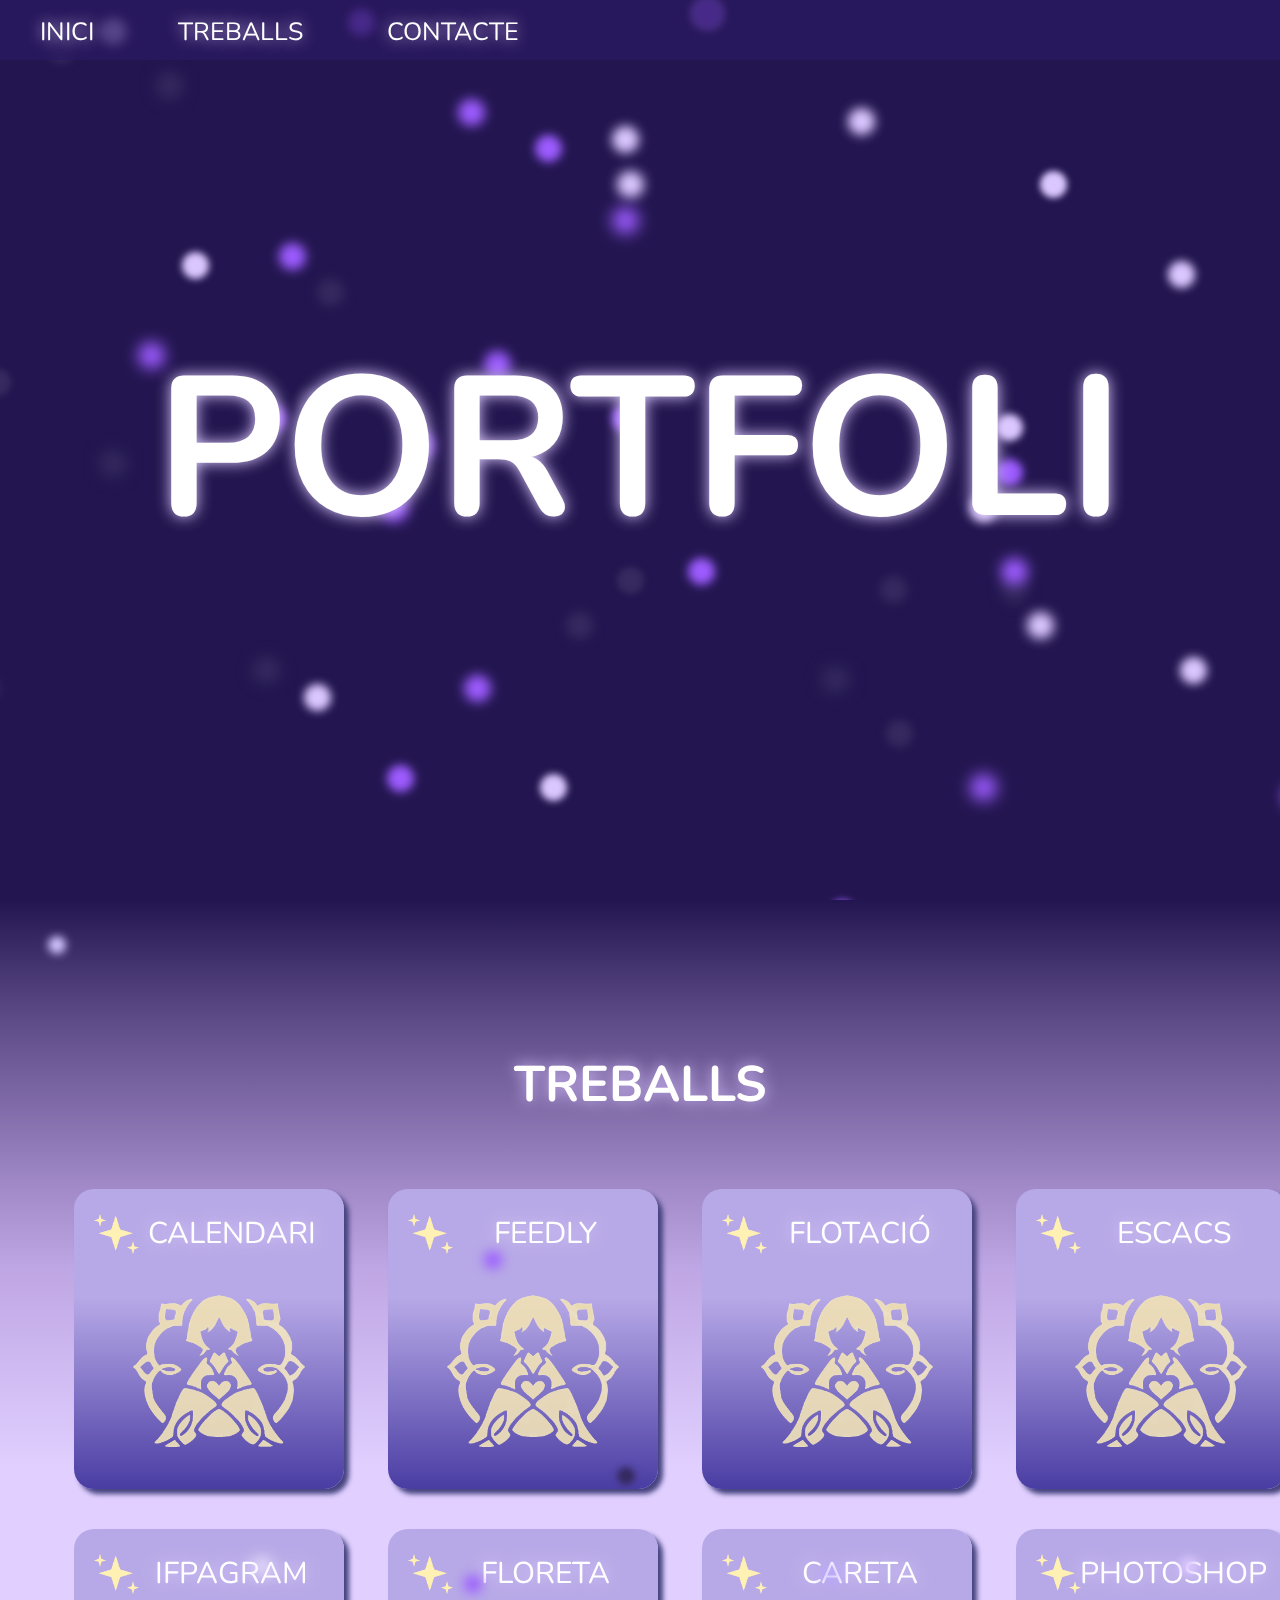
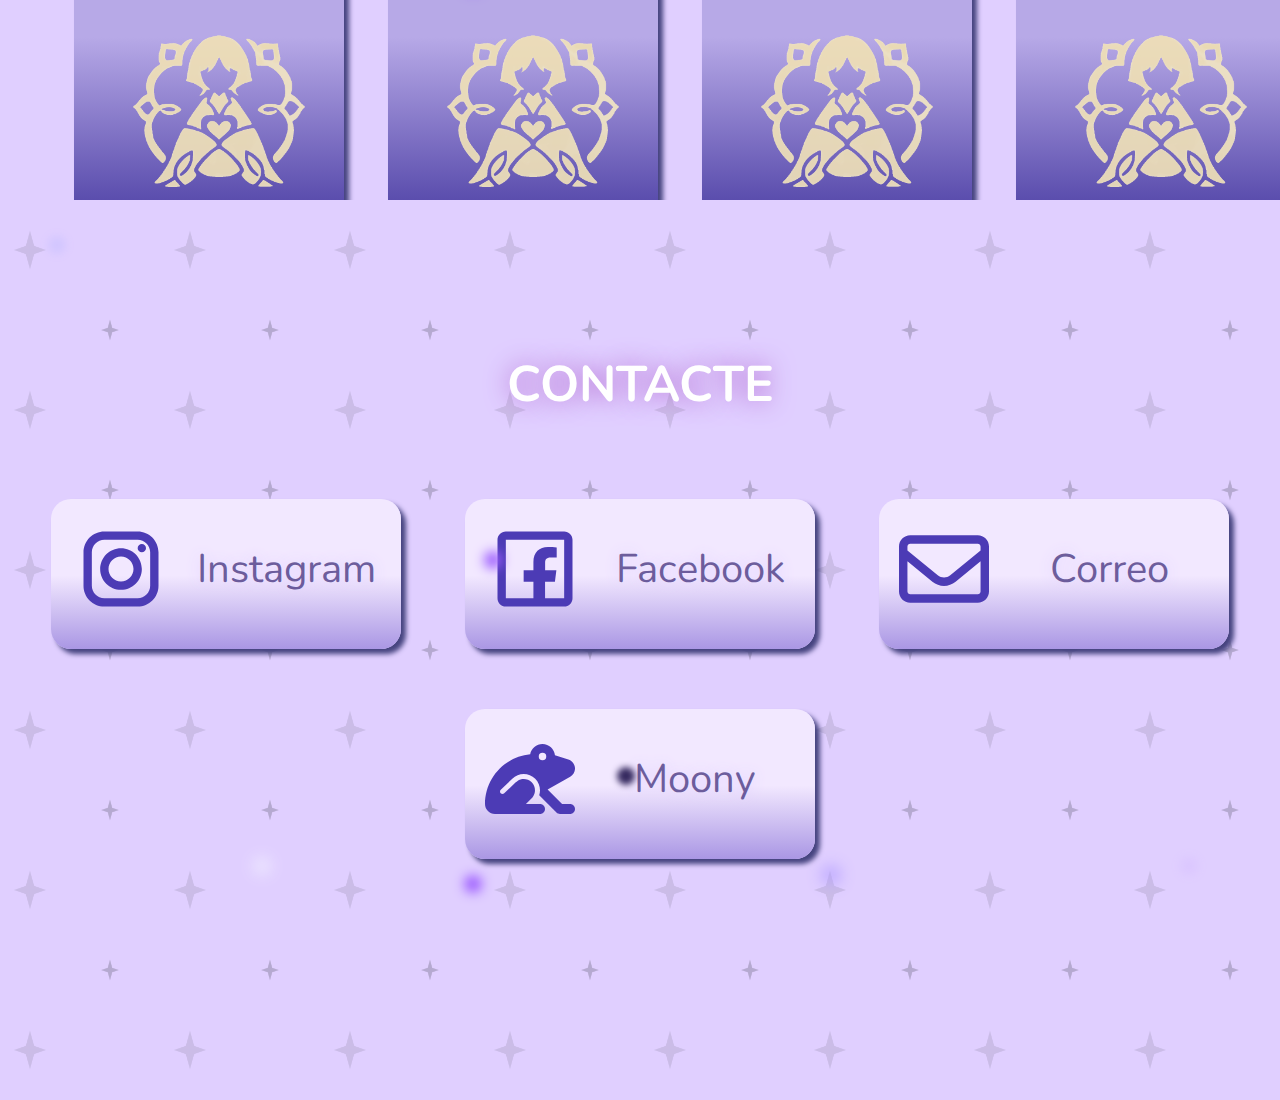
<file: index.html>
<!DOCTYPE html>
<html lang="en">
<head>
    <meta charset="UTF-8">

    <meta name="viewport" content="width=device-width, initial-scale=1.0,">
    
    <title>Porttfoli_Estradacs</title>

    <meta name="theme-color" content="indigo">
    <meta name="msapplication-navbutton-color" content="indigo">
    <meta name="apple-mobile-web-app-capable" content="yes">
    <meta name="apple-mobile-web-app-status-bar-style" content="indigo">

    <link rel="icon" sizes="192x192" href="img/icon.png">
    <link rel="icon" sizes="512x512" href="img/icon.png">
    <link rel="apple-touch-icon" href="img/icon.png">
    <link rel="preconnect" href="https://fonts.googleapis.com">
<link rel="preconnect" href="https://fonts.gstatic.com" crossorigin>
<link href="https://fonts.googleapis.com/css2?family=Lato:ital,wght@0,100;0,300;0,400;0,700;0,900;1,100;1,300;1,400;1,700;1,900&family=Merriweather:ital,wght@0,300;0,400;0,700;0,900;1,300;1,400;1,700;1,900&family=Nunito:ital,wght@0,500;1,500&family=Open+Sans:ital,wght@0,300..800;1,300..800&family=Poppins:ital,wght@0,100;0,200;0,300;0,400;0,500;0,600;0,700;0,800;0,900;1,100;1,200;1,300;1,400;1,500;1,600;1,700;1,800;1,900&family=Roboto+Mono:ital,wght@0,100..700;1,100..700&family=Roboto:ital,wght@0,100;0,300;0,400;0,500;0,700;0,900;1,100;1,300;1,400;1,500;1,700;1,900&family=Rubik:ital,wght@0,300..900;1,300..900&display=swap" rel="stylesheet">
<link rel="icon" type="image/x-icon" href="img/favicon.ico">
<link rel="stylesheet" href="css/style.css">
</head>
<body>
    <nav>
        <ul>
            <a href="#p1"><li>INICI</li></a>
            <a href="#p2"><li>TREBALLS</li></a>
            <a href="#p3"><li>CONTACTE</li></a>
        </ul>
    </nav>
   
    <div class="pagina p1" id="p1">
        <h1>PORTFOLI</h1>
        <div class="background">
            <span></span>
            <span></span>
            <span></span>
            <span></span>
            <span></span>
            <span></span>
            <span></span>
            <span></span>
            <span></span>
            <span></span>
            <span></span>
            <span></span>
            <span></span>
            <span></span>
            <span></span>
            <span></span>
            <span></span>
            <span></span>
            <span></span>
            <span></span>
            <span></span>
            <span></span>
            <span></span>
            <span></span>
            <span></span>
            <span></span>
            <span></span>
            <span></span>
            <span></span>
            <span></span>
            <span></span>
            <span></span>
            <span></span>
            <span></span>
            <span></span>
            <span></span>
            <span></span>
            <span></span>
            <span></span>
            <span></span>
            <span></span>
            <span></span>
            <span></span>
            <span></span>
            <span></span>
            <span></span>
            <span></span>
            <span></span>
            <span></span>
            <span></span>
            <span></span>
         </div>
    </div>

<div class="pagina p2" id="p2">
    <h2>TREBALLS</h2>
     <ul>
        
        <a href="MP08UF1002_estradaC_calendari/index.html" target="_blank">
                <li>CALENDARI
                    <img src="img/scara18.png" alt="">
                    <div class="scara"><img src="img/scara10.png" alt=""></div>
                </li>
        </a>
            <a href="MP08UF1003_estradaC_feedly/index.html" target="_blank">
                <li>FEEDLY
                    <img src="img/scara18.png" alt="">
                    <div class="scara"><img src="img/scara10.png" alt=""></div>
                </li>
            </a>
            <a href="MP08UF1004_estradaC_flotacions/index.html" target="_blank">
                <li>FLOTACIÓ
                    <img src="img/scara18.png" alt="">
                    <div class="scara"><img src="img/scara10.png" alt=""></div>
                </li>
            </a>
            <a href="MP08UF1005_estradaC_escacs /Index.html" target="_blank">
                <li>ESCACS
                    <img src="img/scara18.png" alt="">
                    <div class="scara"><img src="img/scara10.png" alt=""></div>
                </li>
            </a>
            <a href="MP08UF1007_estradaC_ifpagram/index.html" target="_blank">
                <li>IFPAGRAM
                    <img src="img/scara18.png" alt="">
                    <div class="scara"><img src="img/scara10.png" alt=""></div>
                </li>
            </a>
            <a href="MP08UF1008_estradaC_floreta/index.html" target="_blank">
                <li>FLORETA
                    <img src="img/scara18.png" alt="">
                    <div class="scara"><img src="img/scara10.png" alt=""></div>
                </li>
            </a>
            <a href="MP08UF1009_estradaC_careta/index.html" target="_blank">
                <li>CARETA
                    <img src="img/scara18.png" alt="">
                    <div class="scara"><img src="img/scara10.png" alt=""></div>
                </li>
            </a>
            <a href="M08UF02002_photoshop/index.html" target="_blank">
                <li>PHOTOSHOP
                    <img src="img/scara18.png" alt="">
                    <div class="scara"><img src="img/scara10.png" alt=""></div>
                </li>
            </a>
            
   </ul>
   <div class="cick">
    <span></span>
    <span></span>
    <span></span>
    <span></span>
    <span></span>
    <span></span>
    <span></span>
    <span></span>
    <span></span>
    <span></span>
    <span></span>
 </div>

</div>
<div class="pagina p3" id="p3">
    <h3>CONTACTE</h3>
    <ul>
        
        <a href="https://genshin.hoyoverse.com/es/" target="_blank">
            <li>Instagram
                <svg xmlns="http://www.w3.org/2000/svg" x="0px" y="0px" width="100" height="100" viewBox="0 0 24 24">
                    <path d="M 8 3 C 5.243 3 3 5.243 3 8 L 3 16 C 3 18.757 5.243 21 8 21 L 16 21 C 18.757 21 21 18.757 21 16 L 21 8 C 21 5.243 18.757 3 16 3 L 8 3 z M 8 5 L 16 5 C 17.654 5 19 6.346 19 8 L 19 16 C 19 17.654 17.654 19 16 19 L 8 19 C 6.346 19 5 17.654 5 16 L 5 8 C 5 6.346 6.346 5 8 5 z M 17 6 A 1 1 0 0 0 16 7 A 1 1 0 0 0 17 8 A 1 1 0 0 0 18 7 A 1 1 0 0 0 17 6 z M 12 7 C 9.243 7 7 9.243 7 12 C 7 14.757 9.243 17 12 17 C 14.757 17 17 14.757 17 12 C 17 9.243 14.757 7 12 7 z M 12 9 C 13.654 9 15 10.346 15 12 C 15 13.654 13.654 15 12 15 C 10.346 15 9 13.654 9 12 C 9 10.346 10.346 9 12 9 z"></path>
                </svg>
                <div class="scara"></div>
            </li>
        </a>
        <a href="https://wutheringwaves.kurogames.com/en/" target="_blank">
            <li>Facebook  
                <svg xmlns="http://www.w3.org/2000/svg" x="0px" y="0px" width="100" height="100" viewBox="0 0 24 24">
                    <path d="M 5 3 C 3.897 3 3 3.897 3 5 L 3 19 C 3 20.103 3.897 21 5 21 L 11.621094 21 L 14.414062 21 L 19 21 C 20.103 21 21 20.103 21 19 L 21 5 C 21 3.897 20.103 3 19 3 L 5 3 z M 5 5 L 19 5 L 19.001953 19 L 14.414062 19 L 14.414062 15.035156 L 16.779297 15.035156 L 17.130859 12.310547 L 14.429688 12.310547 L 14.429688 10.574219 C 14.429687 9.7862188 14.649297 9.2539062 15.779297 9.2539062 L 17.207031 9.2539062 L 17.207031 6.8222656 C 16.512031 6.7512656 15.814234 6.71675 15.115234 6.71875 C 13.041234 6.71875 11.621094 7.9845938 11.621094 10.308594 L 11.621094 12.314453 L 9.2773438 12.314453 L 9.2773438 15.039062 L 11.621094 15.039062 L 11.621094 19 L 5 19 L 5 5 z"></path>
                </svg>
                <div class="scara"></div>
            </li>
        </a>
        <a href="https://hsr.hoyoverse.com/es-es/home" target="_blank">
            <li>Correo
                <svg xmlns="http://www.w3.org/2000/svg" width="90" height="100" viewBox="0 0 512 512"><!--!Font Awesome Free 6.7.2 by @fontawesome - https://fontawesome.com License - https://fontawesome.com/license/free Copyright 2025 Fonticons, Inc.--><path d="M64 112c-8.8 0-16 7.2-16 16l0 22.1L220.5 291.7c20.7 17 50.4 17 71.1 0L464 150.1l0-22.1c0-8.8-7.2-16-16-16L64 112zM48 212.2L48 384c0 8.8 7.2 16 16 16l384 0c8.8 0 16-7.2 16-16l0-171.8L322 328.8c-38.4 31.5-93.7 31.5-132 0L48 212.2zM0 128C0 92.7 28.7 64 64 64l384 0c35.3 0 64 28.7 64 64l0 256c0 35.3-28.7 64-64 64L64 448c-35.3 0-64-28.7-64-64L0 128z"/></svg>
                <div class="scara"></div>
            </li>
        </a>
        <a href="https://www.youtube.com/watch?v=O50ZdLWe3P0" target="_blank">
            <li>Moony
                <svg xmlns="http://www.w3.org/2000/svg" width="90" height="100" viewBox="0 0 576 512"><!--!Font Awesome Free 6.7.2 by @fontawesome - https://fontawesome.com License - https://fontawesome.com/license/free Copyright 2025 Fonticons, Inc.--><path d="M368 32c41.7 0 75.9 31.8 79.7 72.5l85.6 26.3c25.4 7.8 42.8 31.3 42.8 57.9c0 21.8-11.7 41.9-30.7 52.7L400.8 323.5 493.3 416l50.7 0c17.7 0 32 14.3 32 32s-14.3 32-32 32l-64 0c-8.5 0-16.6-3.4-22.6-9.4L346.9 360.2c11.7-36 3.2-77.1-25.4-105.7c-40.6-40.6-106.3-40.6-146.9-.1L101 324.4c-6.4 6.1-6.7 16.2-.6 22.6s16.2 6.6 22.6 .6l73.8-70.2 .1-.1 .1-.1c3.5-3.5 7.3-6.6 11.3-9.2c27.9-18.5 65.9-15.4 90.5 9.2c24.7 24.7 27.7 62.9 9 90.9c-2.6 3.8-5.6 7.5-9 10.9L261.8 416l90.2 0c17.7 0 32 14.3 32 32s-14.3 32-32 32L64 480c-35.3 0-64-28.7-64-64C0 249.6 127 112.9 289.3 97.5C296.2 60.2 328.8 32 368 32zm0 104a24 24 0 1 0 0-48 24 24 0 1 0 0 48z"/></svg>
                <div class="scara"></div>
            </li>
        </a>
       
    </ul>
    <div class="cick">
        <span></span>
        <span></span>
        <span></span>
        <span></span>
        <span></span>
        <span></span>
        <span></span>
        <span></span>
        <span></span>
        <span></span>
        <span></span>
     </div>

</div>

    
</body>
</html>
</file>
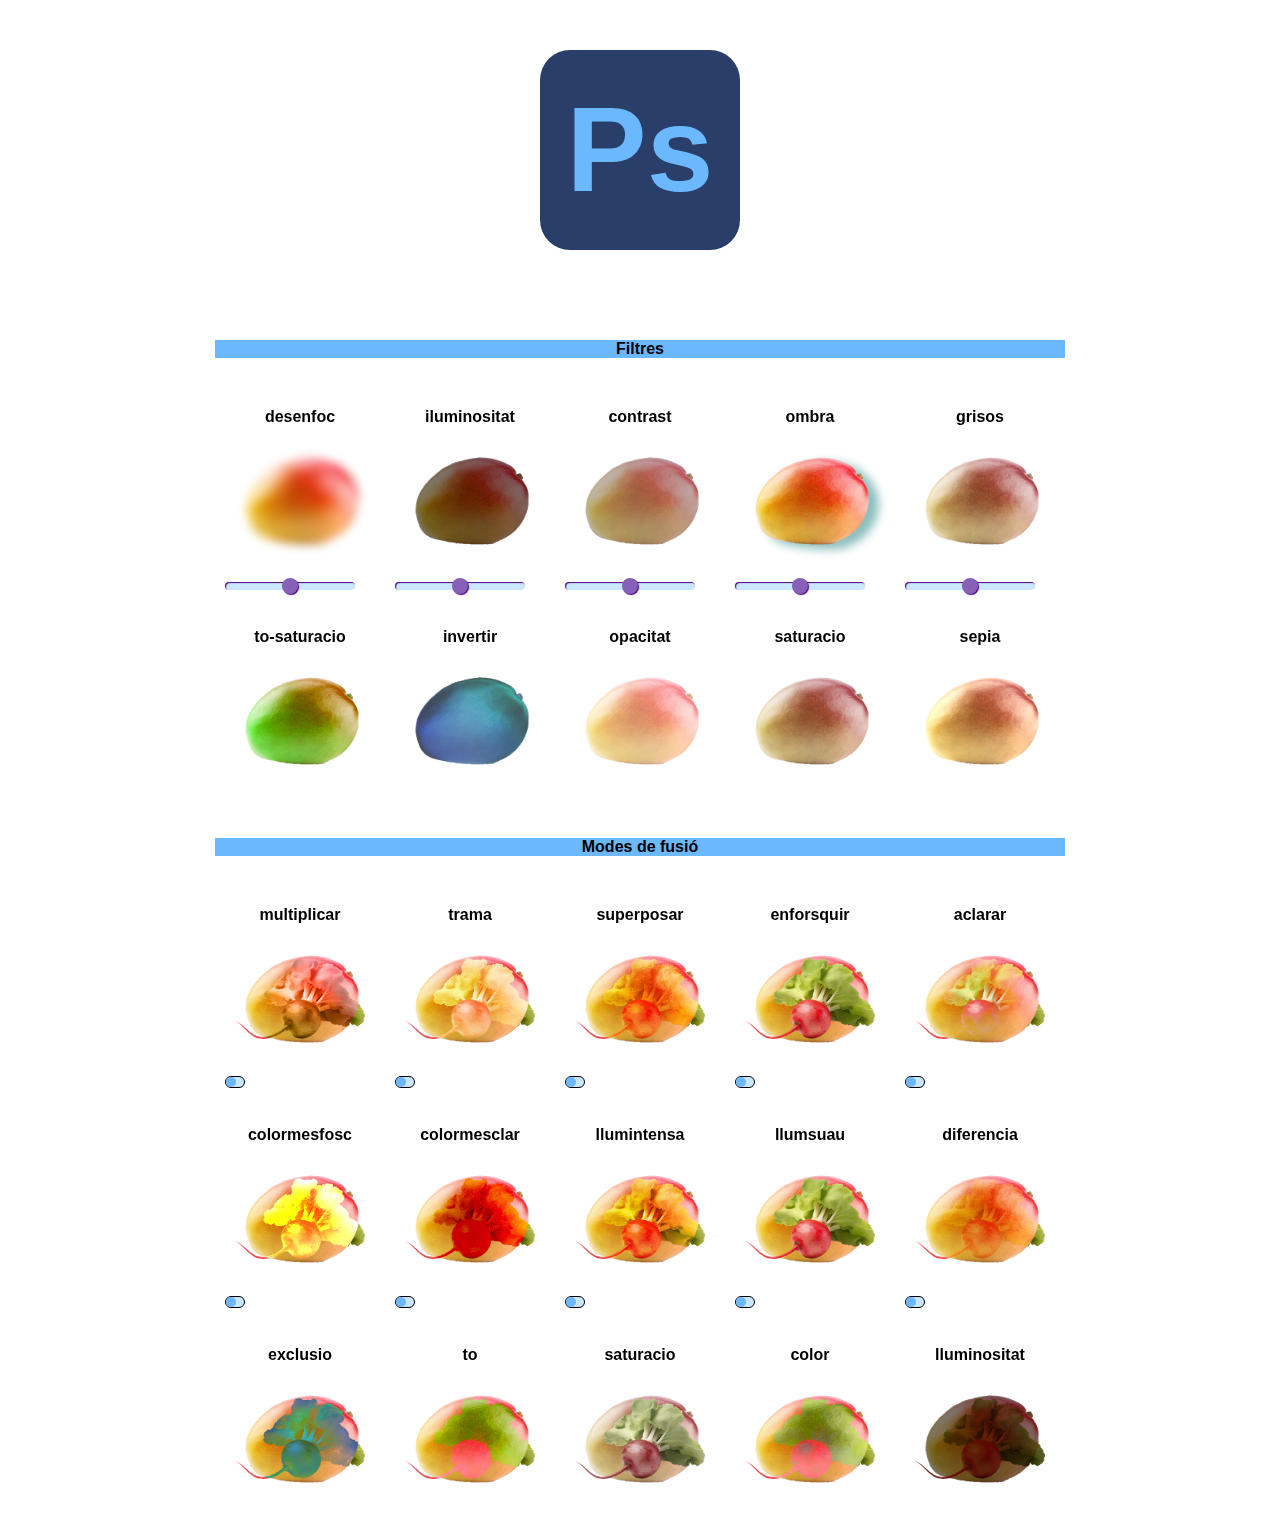
<file: M08UF02002_photoshop/index.html>
<!DOCTYPE html>
<html lang="en">
<head>
    <meta charset="UTF-8">
    <meta name="viewport" content="width=device-width, initial-scale=1.0">
    <title>Fruita
    </title>
    <link rel="stylesheet" href="css/style.css">
</head>

<body>
    <div class="logo">Ps</div>
   <div class="filtres">
        <h1>Filtres</h1>
        <div class="fil desenfoc">
            <h2>desenfoc</h2>
            <div class="imatge"></div>
            <input type="range">
        </div>
        <div class="fil lluminositat">
            <h2>iluminositat</h2>
            <div class="imatge"></div>
            <input type="range">
        </div>
        <div class="fil contrast">
            <h2>contrast</h2>
            <div class="imatge"></div>
            <input type="range">
        </div>
        <div class="fil ombra">
            <h2>ombra</h2>
            <div class="imatge"></div>
            <input type="range">
        </div>
        <div class="fil grisos">
            <h2>grisos</h2>
            <div class="imatge"></div>
            <input type="range">
        </div>
        <div class="fil to-saturacio">
            <h2>to-saturacio</h2>
            <div class="imatge"></div>
            <input type="range">
        </div>
        <div class="fil invertir">
            <h2>invertir</h2>
            <div class="imatge"></div>
            <input type="range">
        </div>
        <div class="fil opacitat">
            <h2>opacitat</h2>
            <div class="imatge"></div>
            <input type="range">
        </div>
        <div class="fil saturacio">
            <h2>saturacio</h2>
            <div class="imatge"></div>
            <input type="range">
        </div>
        <div class="fil sepia">
            <h2>sepia</h2>
            <div class="imatge"></div>
            <input type="range">
        </div>
        
   </div>
   <div class="fusions">
        <h1>Modes de fusió</h1>
        <div class="fil multiplicar">
            <h2>multiplicar</h2>
            <div class="imatge">
                <div class="superposada"></div>
            </div>
            <input type="checkbox">
        </div>
        <div class="fil trama">
            <h2>trama</h2>
            <div class="imatge">
                <div class="superposada"></div>
            </div>
            <input type="checkbox">
        </div>
        <div class="fil superposar">
            <h2>superposar</h2>
            <div class="imatge">
                <div class="superposada"></div>
            </div>
            <input type="checkbox">
        </div>
        <div class="fil enforsquir">
            <h2>enforsquir</h2>
            <div class="imatge">
                <div class="superposada"></div>
            </div>
            <input type="checkbox">
        </div>
        <div class="fil aclarar">
            <h2>aclarar</h2>
            <div class="imatge">
                <div class="superposada"></div>
            </div>
            <input type="checkbox">
        </div>
        <div class="fil colormesfosc">
            <h2>colormesfosc</h2>
            <div class="imatge">
                <div class="superposada"></div>
            </div>
            <input type="checkbox">
        </div>
        <div class="fil colormesclar">
            <h2>colormesclar</h2>
            <div class="imatge">
                <div class="superposada"></div>
            </div>
            <input type="checkbox">
        </div>
        <div class="fil llumintensa">
            <h2>llumintensa</h2>
            <div class="imatge">
                <div class="superposada"></div>
            </div>
            <input type="checkbox">
        </div>
        <div class="fil llumsuau">
            <h2>llumsuau</h2>
            <div class="imatge">
                <div class="superposada"></div>
            </div>
            <input type="checkbox">
        </div>
        <div class="fil diferencia">
            <h2>diferencia</h2>
            <div class="imatge">
                <div class="superposada"></div>
            </div>
            <input type="checkbox">
        </div>
        <div class="fil exclusio">
            <h2>exclusio</h2>
            <div class="imatge">
                <div class="superposada"></div>
            </div>
            <input type="checkbox">
        </div>
        <div class="fil to">
            <h2>to</h2>
            <div class="imatge">
                <div class="superposada"></div>
            </div>
            <input type="checkbox">
        </div>
        <div class="fil saturacio">
            <h2>saturacio</h2>
            <div class="imatge">
                <div class="superposada"></div>
            </div>
            <input type="checkbox">
        </div>
        <div class="fil color">
            <h2>color</h2>
            <div class="imatge">
                <div class="superposada"></div>
            </div>
            <input type="checkbox">
        </div>
        <div class="fil lluminositat">
            <h2>lluminositat</h2>
            <div class="imatge">
                <div class="superposada"></div>
            </div>
            <input type="checkbox">
        </div>
        
   </div>

</body>
</html>
</file>
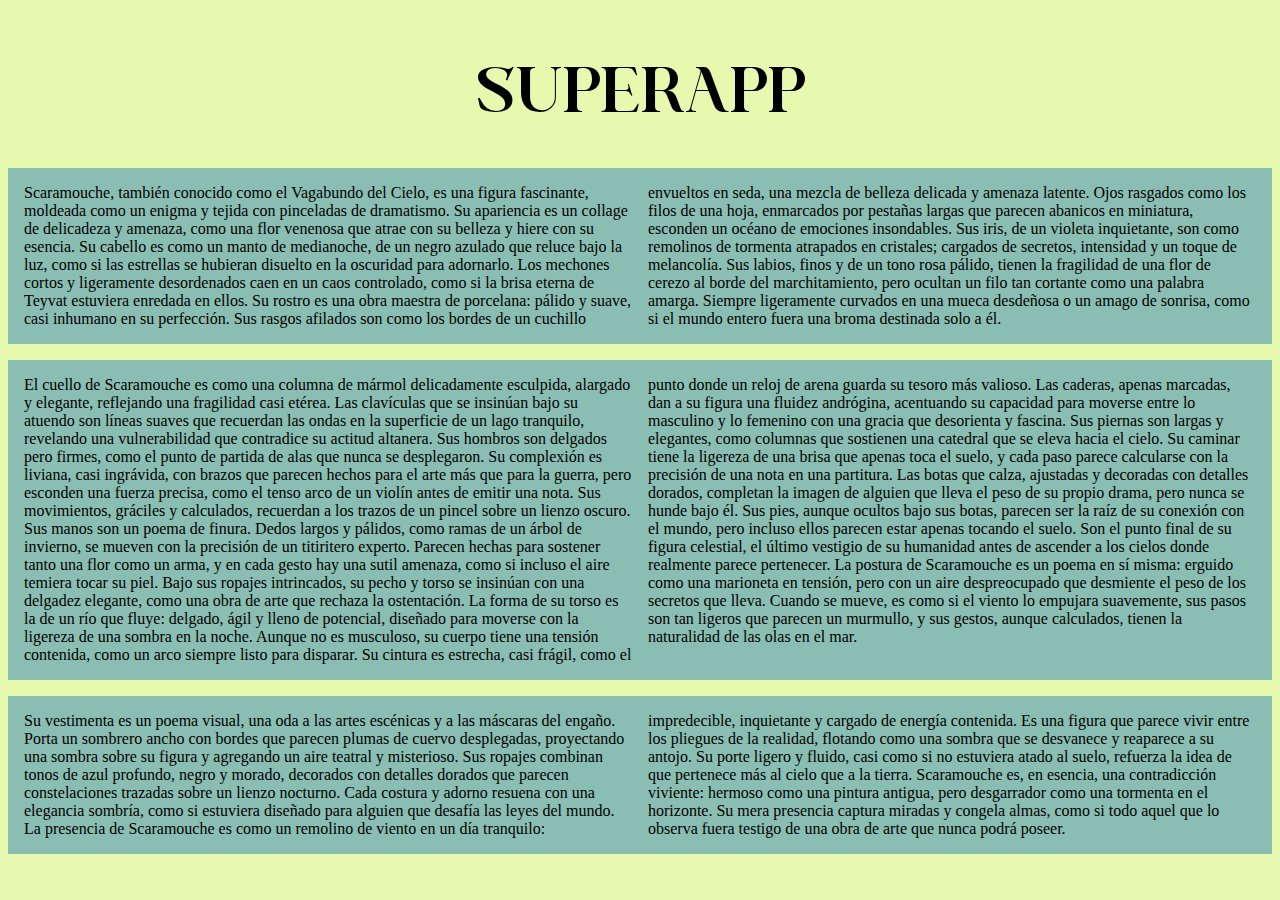
<file: MP08U02003_estradaC_responsive/index.html>
<!DOCTYPE html>
<html lang="en">
<head>
    <meta charset="UTF-8">
    <meta name="viewport" content="width=device-width, initial-scale=1.0">
    <link rel="preload" href="fonts/VIRUST/VIRUSTRegular.woff2" as="font" type="font/woff2" crossorigin>
    <link rel="stylesheet" href="css/style.css">
    <link rel="icon" type="image/x-icon" href="img/favicon.ico">
    <title>Responsive App</title>
</head>
<body>
    <div class="progres"></div>
    
    <h1>SúperAPP</h1>
    <p>Scaramouche, también conocido como el Vagabundo del Cielo, es una figura fascinante, moldeada como un enigma y tejida con pinceladas de dramatismo. Su apariencia es un collage de delicadeza y amenaza, como una flor venenosa que atrae con su belleza y hiere con su esencia.
    Su cabello es como un manto de medianoche, de un negro azulado que reluce bajo la luz, como si las estrellas se hubieran disuelto en la oscuridad para adornarlo. Los mechones cortos y ligeramente desordenados caen en un caos controlado, como si la brisa eterna de Teyvat estuviera enredada en ellos.
    Su rostro es una obra maestra de porcelana: pálido y suave, casi inhumano en su perfección. Sus rasgos afilados son como los bordes de un cuchillo envueltos en seda, una mezcla de belleza delicada y amenaza latente. Ojos rasgados como los filos de una hoja, enmarcados por pestañas largas que parecen abanicos en miniatura, esconden un océano de emociones insondables. Sus iris, de un violeta inquietante, son como remolinos de tormenta atrapados en cristales; cargados de secretos, intensidad y un toque de melancolía.
    Sus labios, finos y de un tono rosa pálido, tienen la fragilidad de una flor de cerezo al borde del marchitamiento, pero ocultan un filo tan cortante como una palabra amarga. Siempre ligeramente curvados en una mueca desdeñosa o un amago de sonrisa, como si el mundo entero fuera una broma destinada solo a él.
    </p>

    

    <p>El cuello de Scaramouche es como una columna de mármol delicadamente esculpida, alargado y elegante, reflejando una fragilidad casi etérea. Las clavículas que se insinúan bajo su atuendo son líneas suaves que recuerdan las ondas en la superficie de un lago tranquilo, revelando una vulnerabilidad que contradice su actitud altanera.
    Sus hombros son delgados pero firmes, como el punto de partida de alas que nunca se desplegaron. Su complexión es liviana, casi ingrávida, con brazos que parecen hechos para el arte más que para la guerra, pero esconden una fuerza precisa, como el tenso arco de un violín antes de emitir una nota. Sus movimientos, gráciles y calculados, recuerdan a los trazos de un pincel sobre un lienzo oscuro.
    Sus manos son un poema de finura. Dedos largos y pálidos, como ramas de un árbol de invierno, se mueven con la precisión de un titiritero experto. Parecen hechas para sostener tanto una flor como un arma, y en cada gesto hay una sutil amenaza, como si incluso el aire temiera tocar su piel.
    Bajo sus ropajes intrincados, su pecho y torso se insinúan con una delgadez elegante, como una obra de arte que rechaza la ostentación. La forma de su torso es la de un río que fluye: delgado, ágil y lleno de potencial, diseñado para moverse con la ligereza de una sombra en la noche. Aunque no es musculoso, su cuerpo tiene una tensión contenida, como un arco siempre listo para disparar.
    Su cintura es estrecha, casi frágil, como el punto donde un reloj de arena guarda su tesoro más valioso. Las caderas, apenas marcadas, dan a su figura una fluidez andrógina, acentuando su capacidad para moverse entre lo masculino y lo femenino con una gracia que desorienta y fascina.
    Sus piernas son largas y elegantes, como columnas que sostienen una catedral que se eleva hacia el cielo. Su caminar tiene la ligereza de una brisa que apenas toca el suelo, y cada paso parece calcularse con la precisión de una nota en una partitura. Las botas que calza, ajustadas y decoradas con detalles dorados, completan la imagen de alguien que lleva el peso de su propio drama, pero nunca se hunde bajo él.
    Sus pies, aunque ocultos bajo sus botas, parecen ser la raíz de su conexión con el mundo, pero incluso ellos parecen estar apenas tocando el suelo. Son el punto final de su figura celestial, el último vestigio de su humanidad antes de ascender a los cielos donde realmente parece pertenecer.
    La postura de Scaramouche es un poema en sí misma: erguido como una marioneta en tensión, pero con un aire despreocupado que desmiente el peso de los secretos que lleva. Cuando se mueve, es como si el viento lo empujara suavemente, sus pasos son tan ligeros que parecen un murmullo, y sus gestos, aunque calculados, tienen la naturalidad de las olas en el mar.</p>

    <p>Su vestimenta es un poema visual, una oda a las artes escénicas y a las máscaras del engaño. Porta un sombrero ancho con bordes que parecen plumas de cuervo desplegadas, proyectando una sombra sobre su figura y agregando un aire teatral y misterioso. Sus ropajes combinan tonos de azul profundo, negro y morado, decorados con detalles dorados que parecen constelaciones trazadas sobre un lienzo nocturno. Cada costura y adorno resuena con una elegancia sombría, como si estuviera diseñado para alguien que desafía las leyes del mundo.
    La presencia de Scaramouche es como un remolino de viento en un día tranquilo: impredecible, inquietante y cargado de energía contenida. Es una figura que parece vivir entre los pliegues de la realidad, flotando como una sombra que se desvanece y reaparece a su antojo. Su porte ligero y fluido, casi como si no estuviera atado al suelo, refuerza la idea de que pertenece más al cielo que a la tierra.
    Scaramouche es, en esencia, una contradicción viviente: hermoso como una pintura antigua, pero desgarrador como una tormenta en el horizonte. Su mera presencia captura miradas y congela almas, como si todo aquel que lo observa fuera testigo de una obra de arte que nunca podrá poseer.</p>
</body>
</html>
</file>
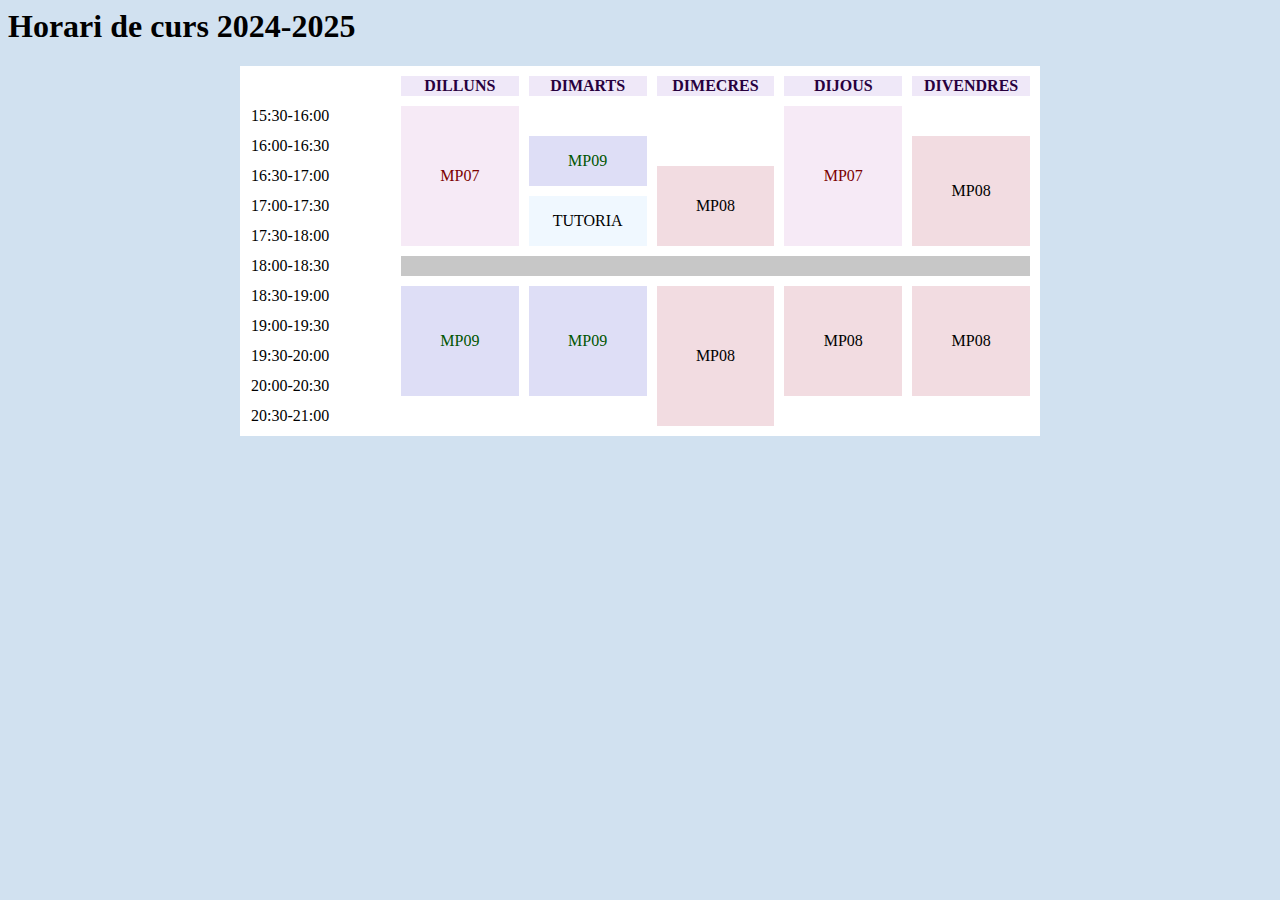
<file: MP08UF1002_estradaC_calendari/index.html>
<html>
    <head>
        <title>Calendari</title>
        <style>
            /*.mp07:hover, .mp08:hover, .mp09:hover {
                background-color: white;
                color: black; 
            } */

            body {
                background-color: rgb(209, 225, 240);
                font-family: 'Trebuchet MS';
                table {
                    color: rgb(0, 0, 0);
                    background-color: rgb(255, 255, 255);
                    width: 800px;
                    margin: auto;
                }
                th {
                    color: rgb(40, 0, 62);
                    background-color: rgb(239, 232, 248);
                }
                .mp07 {
                    color: rgb(123, 1, 1);
                    background-color: rgb(246, 234, 246);
                    text-align: center;
                }
                .mp07:hover{
                    background-color: rgb(230, 199, 230);
                }

                .mp08 {
                    color: black;
                    background-color: rgb(242, 220, 225);
                    text-align: center;

                }
                .mp08:hover {
                    background-color: rgb(233, 188, 199);

                }

                .mp09 {
                    color: rgb(0, 85, 0);
                    background-color: rgb(222, 222, 246);
                    text-align: center;

                }
                .mp09:hover {
                    background-color: rgb(180, 180, 223);


                }
                .tutoria {
                    background-color: aliceblue;
                    text-align: center;
                }
                .tutoria:hover {
                    background-color: rgb(197, 218, 237);
                }
                .pati {
                    background-color: rgb(199, 199, 199);
                }
            }
            /* com combinar etiquetes d'estils, es posa coma. 
            Es pot agrupar les .mp09:rover per fer que tots siguin el mateix*/
            .mp07, .mp08, .mp09 {}

        </style>
    </head>
    <body >
        <h1 > Horari de curs 2024-2025</h1>
        <table cellspacing="10" 
            <tr>
                <td width="120px"></td>
                <th  width="100px" >DILLUNS</th>
                <th  width="100px" >DIMARTS</th>
                <th  width="100px" >DIMECRES</th>
                <th width="100px" >DIJOUS</th>
                <th  width="100px" >DIVENDRES</th>
            </tr>
            <tr>
                <td >15:30-16:00</td>
                <td rowspan="5" class="mp07" >MP07</td>
                <td colspan="2" ></td>
                
                <td rowspan="5" class="mp07">MP07</td>
                <td ></td>
            </tr>
            <tr>
                <td >16:00-16:30</td>
                
                <td rowspan="2" class="mp09" >MP09</td>
                <td "></td>
                <td rowspan="4" class="mp08">MP08</td>
                
            </tr>
            <tr>
                <td >16:30-17:00</td>
                <td rowspan="3" class="mp08">MP08</td>
            </tr>
            <tr>
                <td>17:00-17:30</td>
                
                
                <td rowspan="2" class="tutoria">TUTORIA</td>
            </tr>
            <tr>
                <td  >17:30-18:00</td>
                
            </tr>
            <tr>
                <td >18:00-18:30</td>
                <td colspan="5" class="pati"></td>
                
            </tr>
            <tr>
                <td >18:30-19:00</td>
                <td rowspan="4" class="mp09">MP09</td>
                <td rowspan="4" class="mp09">MP09</td>
                <td rowspan="5" class="mp08">MP08</td>
                <td rowspan="4" class="mp08">MP08</td>
                <td rowspan="4" class="mp08">MP08</td>
            </tr>
            <tr>
                <td >19:00-19:30
                </td>
            </tr>
            <tr>
                <td >19:30-20:00</td>
            </tr>
            <tr>
                <td >20:00-20:30</td>
            </tr>
            <tr>
                <td >20:30-21:00</td>
                
                <td colspan="2"></td>
                <td colspan="2" ></td>
                
            </tr>
    </body>
</html>
</file>
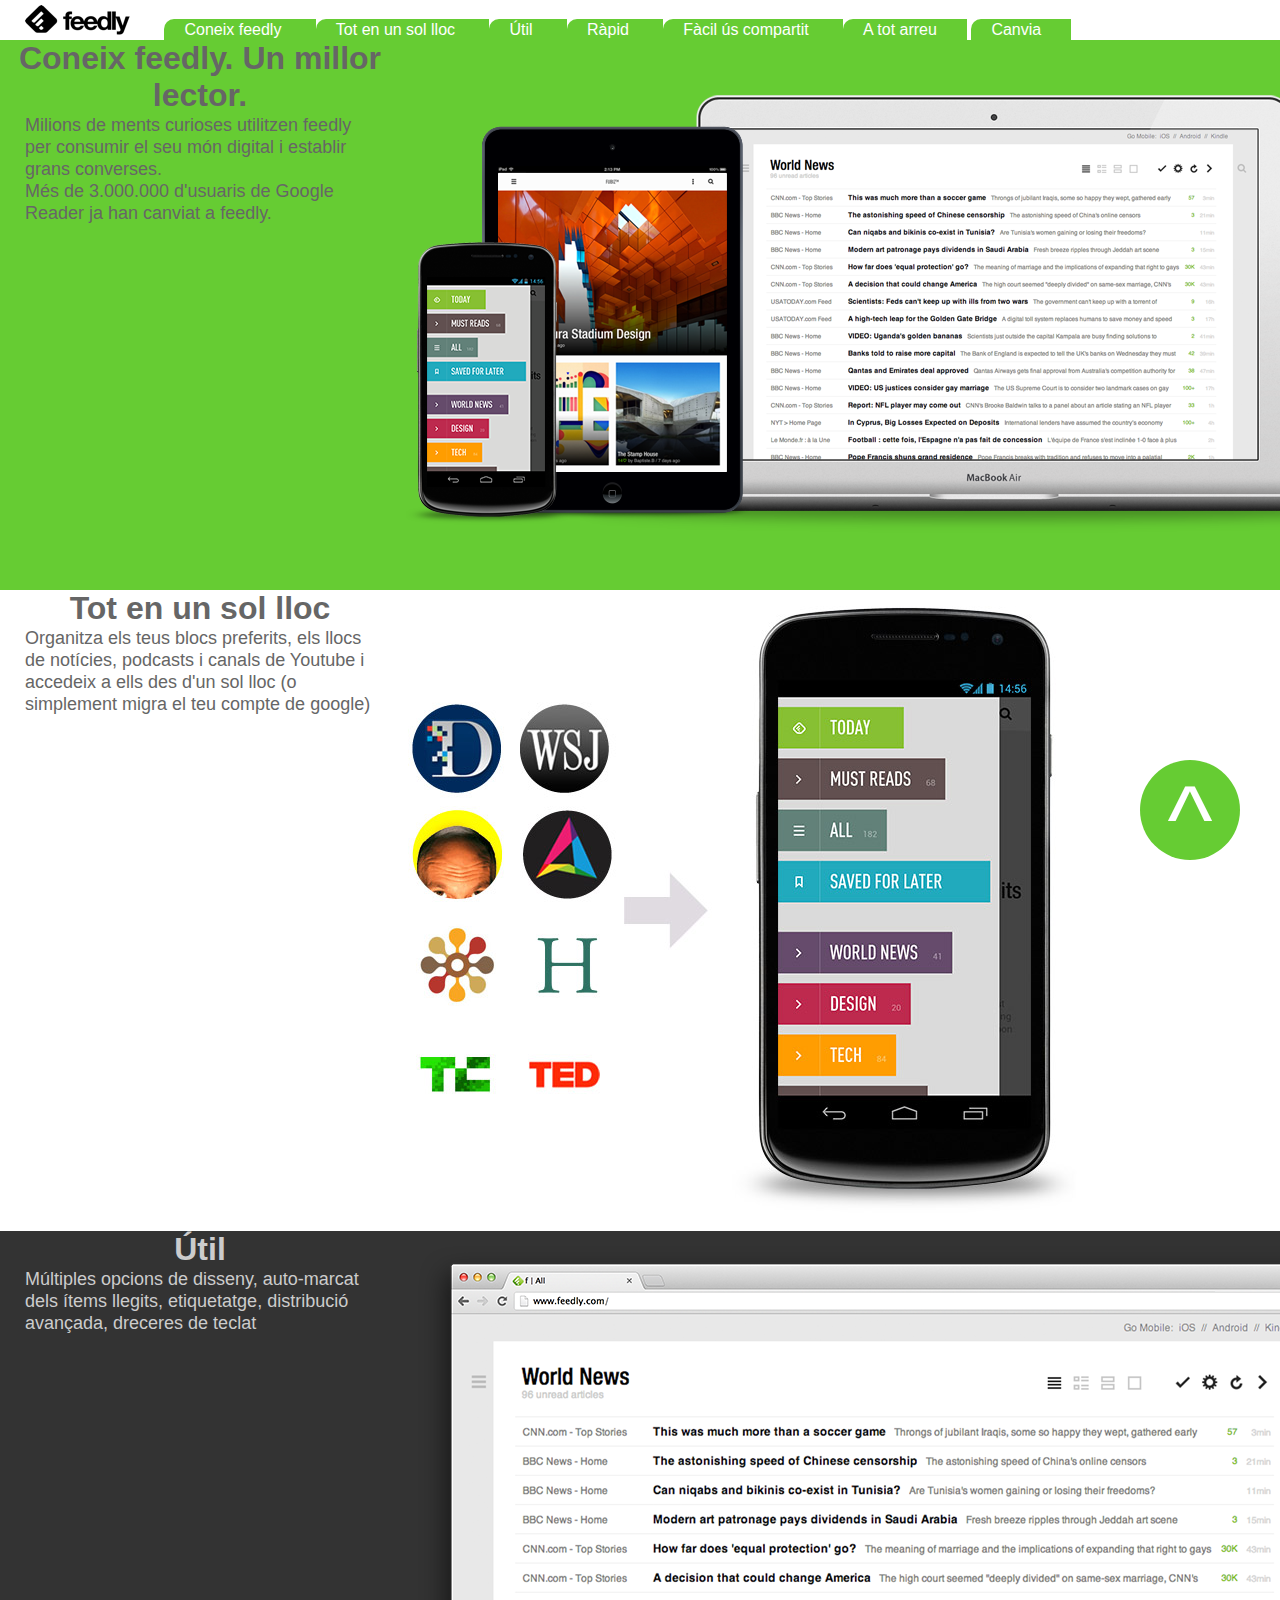
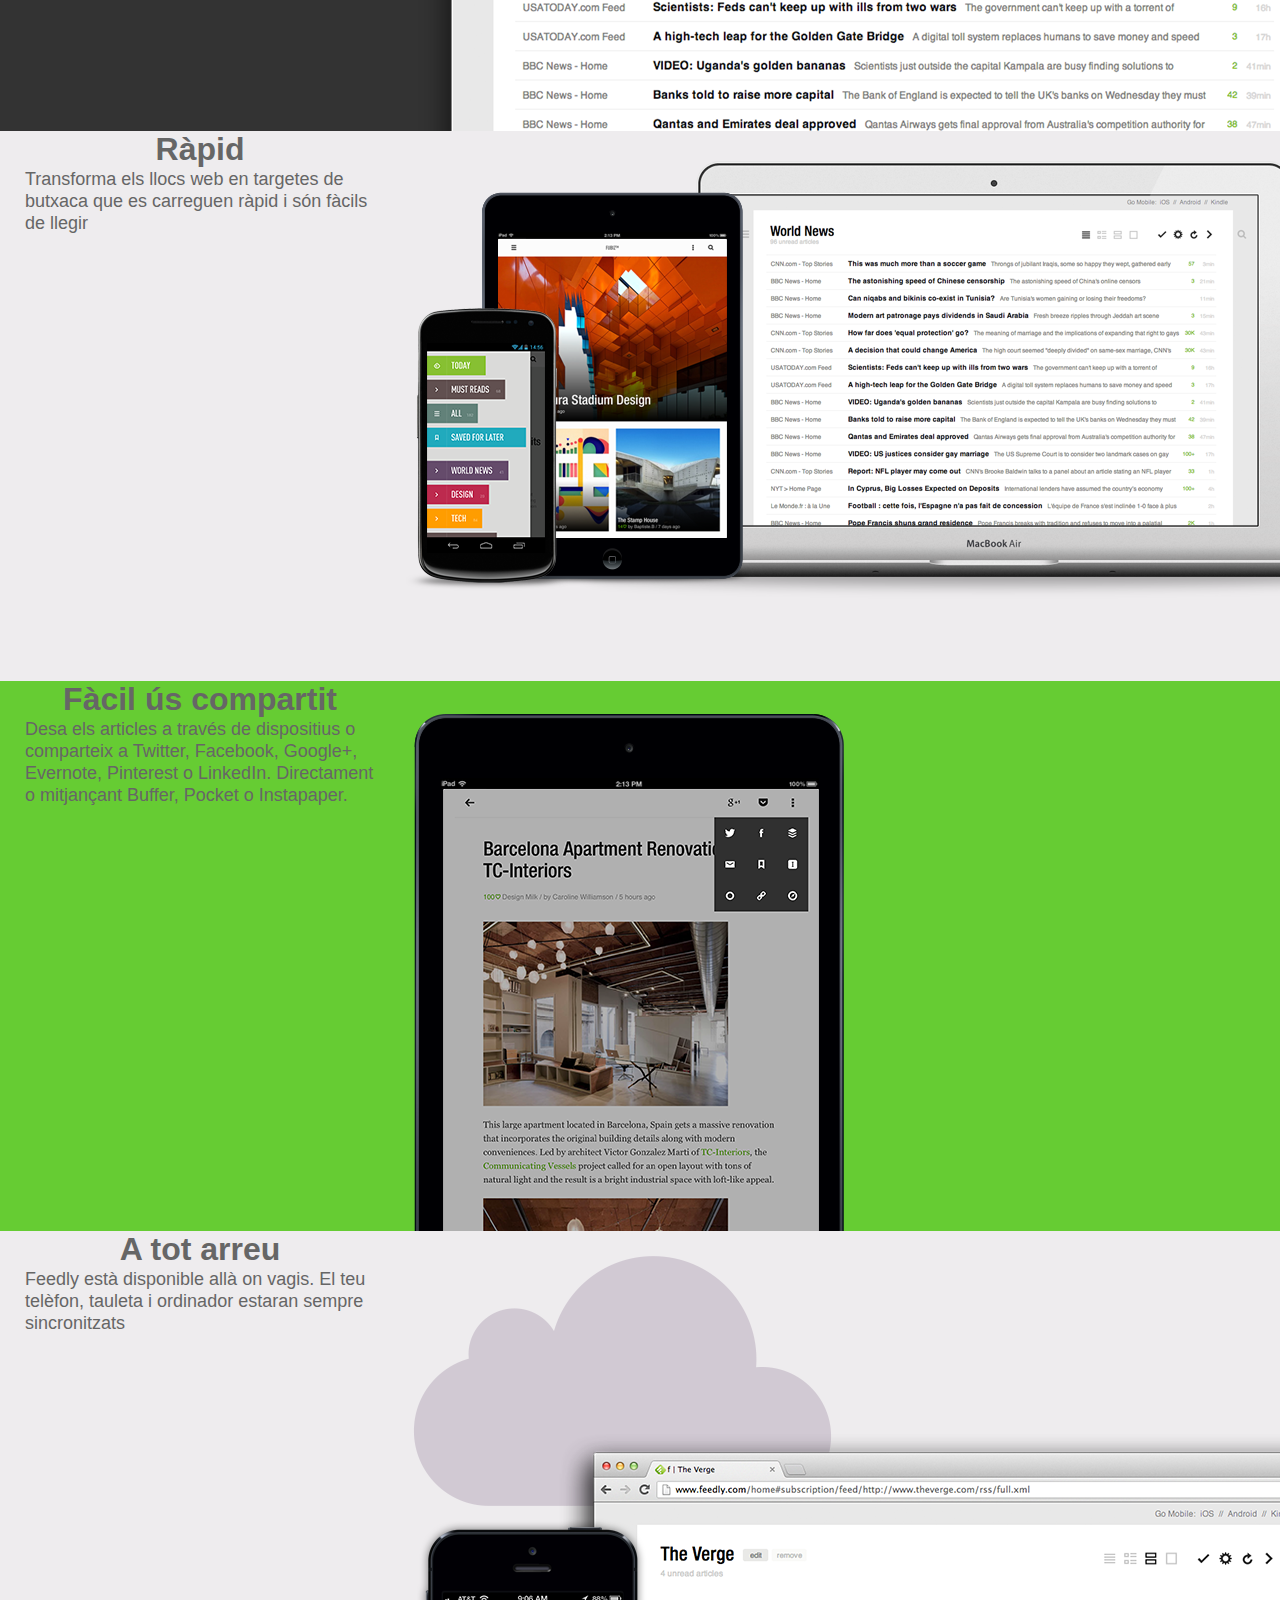
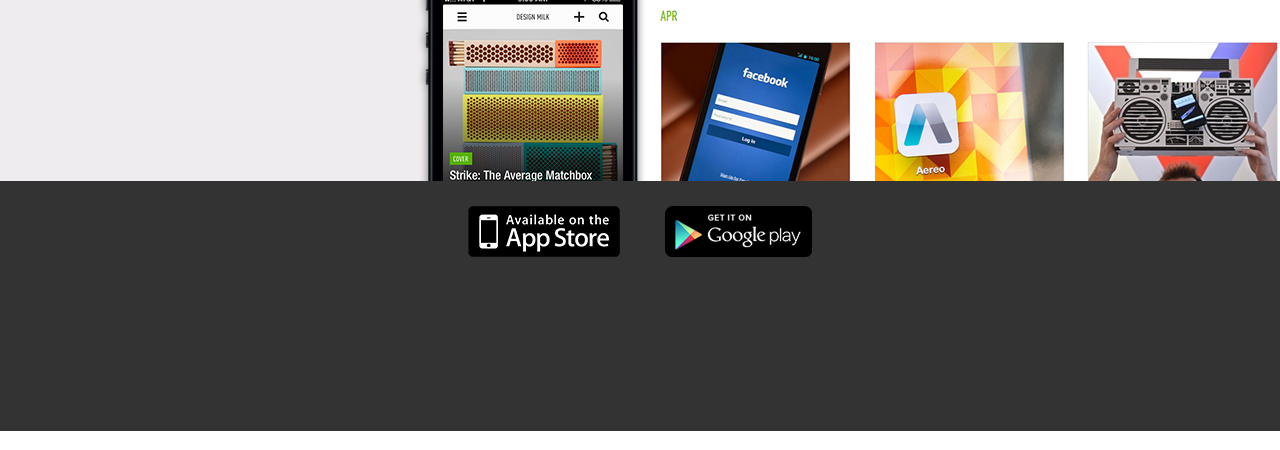
<file: MP08UF1003_estradaC_feedly/index.html>
<!DOCTYPE html>
<html lang="en">
<head>
    <meta charset="UTF-8">
    <meta name="viewport" content="width=device-width, initial-scale=1.0">
    <title>Document</title>
    <style>
        body{
            margin:0;
            color: #666;
            font-family: helvetica;
        }
        h1{
            margin: 0;
            padding: 0;
            text-align: center;
            width: 400px;
        }
        p{
            margin:0;
            font-size: 1.125rem;
            line-height: 1.375rem;
            width: 350px;
            padding: 0 25px;
        }
        .clar{
            color: #ccc;
        }
        
        .coneix{
            height: 550px;
            background-color: #6c3;
            background-image: url(img/img-hero-full-list.png); /*--> poner una imagen de fondo */
            background-repeat: no-repeat;
            background-position: 400px 25px;
        } 
        .tot{
            height: 641px;
            background-color: #ffffff;
            background-image: url(img/allinone.jpg);
            background-repeat: no-repeat;
            background-position: 400px 0px;
        }
        .util{
            height: 500px;
            background-color: #333;
            background-image: url(img/curator-short.png);
            background-repeat: no-repeat;
            background-position: 400px 0px;
        }
        .rapid{
            height: 550px;
            background-color: #eeecee;
            background-image: url(img/img-hero-full-list.png);
            background-repeat: no-repeat;
            background-position: 400px 0px;
        }
        .facil{
            height: 550px;
            background-color: #6c3;
            background-image: url(img/mobile-share.png);
            background-repeat: no-repeat;
            background-position: 400px 15px;
        }
        .arreu{
            height: 550px;
            background-color: #eeecee;
            background-image: url(img/anywhere.png);
            background-repeat: no-repeat;
            background-position: 400px 10px;
        }
        .descarrega{
            height: 200px;
            background-color: #333;
            text-align: center;
            padding: 25px;
        }
        ul{
            padding: 5px;
            margin:0px;
        }
        li{
            display: inline;
            padding: 0 10px 0 0;
        }
        a:link{
            color: #ffffff;
            text-decoration: none;
            text-align: center;
            background-color: #6c3;
    
            border-radius: 10px 0px 0px 0px;
        }
        a:hover{
            color: #6c3;
            background-color: #666;
        }
        .sensestil{
            background-color: transparent;

        }
        .sensestil:link{
            background-color: transparent;    
        }
        .tornar{
            width: 100px;
            height: 100px;
            background-color: #6c3;
            border-radius: 50px;
            text-align: center;
            color: white;
            font-size: 96px;
            line-height: 120px;
            margin: 0 0 0 10px; 
            position: fixed;
            right: 40px;
            bottom: 40px;
        }
        
        @media screen and (min-width: 480px) {
            .navegacio{
            height: 40px;} 
            .coneix, .facil{
            background-color: #6c3; }        
            a:link{
                background-color: #6c3;
                border-radius: 10px 0px 0px 0px;
                padding: 2px 20px;}
            li{
                display: inline;}

        }

        @media screen and (max-width: 480px) {
            
            .navegacio{
            height: ;} 
            .coneix, .facil{
            background-color: rgb(255, 244, 148);}   
            a:link{
                background-color: rgb(255, 244, 148);
                border-radius:0px;   
                padding:0;
                color: white}
                a:visited{
                    color: rgb(118, 116, 55);
                }
            li{
                display: block;
                background: rgb(255, 244, 148);
                margin: 1px 0;
                padding: 5px;    
            }
            
            ul{
               padding: 0; 
            }
            li:hover{
                background-color:tomato;
            }

            .coneix, .tot, .util, .rapid, .facil, .arreu, .canvia{

                background-position: 0px 200px;
                background-size: 100vw;
            }
        }

        .tornar:hover{
            background-color: #666;
        }
    </style>
</head>
<body>
    <div class="navegacio" id="inici">
        <ul>
            <a href="#inici" style="background-color: white;"><li style="background-color: white;"><img src="img/feedly-logo-small-black.png"></li></a>
            <a href="#coneix"><li> Coneix feedly </li></a>
            <a href="#tot"><li> Tot en un sol lloc </li></a>
            <a href="#util"><li> Útil </li></a>
            <a href="#rapid"><li> Ràpid </li></a>
            <a href="#facil"><li> Fàcil ús compartit </li></a>
            <a href="#arreu"><li> A tot arreu</li></a>
            <a href="#descarrega"><li> Canvia </li></a>
        </ul>
    </div>
    <div class="coneix" id="coneix">
        <h1>Coneix feedly. Un millor lector.</h1>
        <p>Milions de ments curioses utilitzen feedly per consumir el seu món digital i establir grans converses.</p>
        <p>Més de 3.000.000 d'usuaris de Google Reader ja han canviat a feedly.</p>
    </div>
    <div class="tot" id="tot">
        <h1>Tot en un sol lloc</h1>
        <p> Organitza els teus blocs preferits, els llocs de notícies, podcasts i canals de Youtube i accedeix a ells des d'un sol lloc (o simplement migra el teu compte de google) </p>
    </div>
    <div class="util clar" id="util">
        <h1>Útil</h1>
        <p> Múltiples opcions de disseny, auto-marcat dels ítems llegits, etiquetatge, distribució avançada, dreceres de teclat</p>
    </div>
    <div class="rapid" id="rapid">
        <h1>Ràpid</h1>
        <p>Transforma els llocs web en targetes de butxaca que es carreguen ràpid i són fàcils de llegir</p>
    </div>
    <div class="facil" id="facil">
        <h1>Fàcil ús compartit</h1>
        <p> Desa els articles a través de dispositius o comparteix a Twitter, Facebook, Google+, Evernote, Pinterest o LinkedIn. Directament o mitjançant Buffer, Pocket o Instapaper.</p>
    </div>
    <div class="arreu" id="arreu">
        <h1>A tot arreu</h1>
        <p>Feedly està disponible allà on vagis. El teu telèfon, tauleta i ordinador estaran sempre sincronitzats</p>
    </div>
    <div class="descarrega" id="descarrega">
        <a href="https://apps.apple.com/es/app/feedly-smart-news-reader/id396069556" target="_blank" class="sensestil"><img src="img/appstore.png" alt=""></a>
        <span></span>
        <a href="https://play.google.com/store/apps/details?id=com.devhd.feedly&hl=ca&pli=1" target="_blank" class="sensestil"><img src="img/googleplay.png" alt=""></a>
    </div>
    <a class="sensestil" href="#inici"><div class="tornar">^</div></a>
</body>
</html>

<!---->
</file>
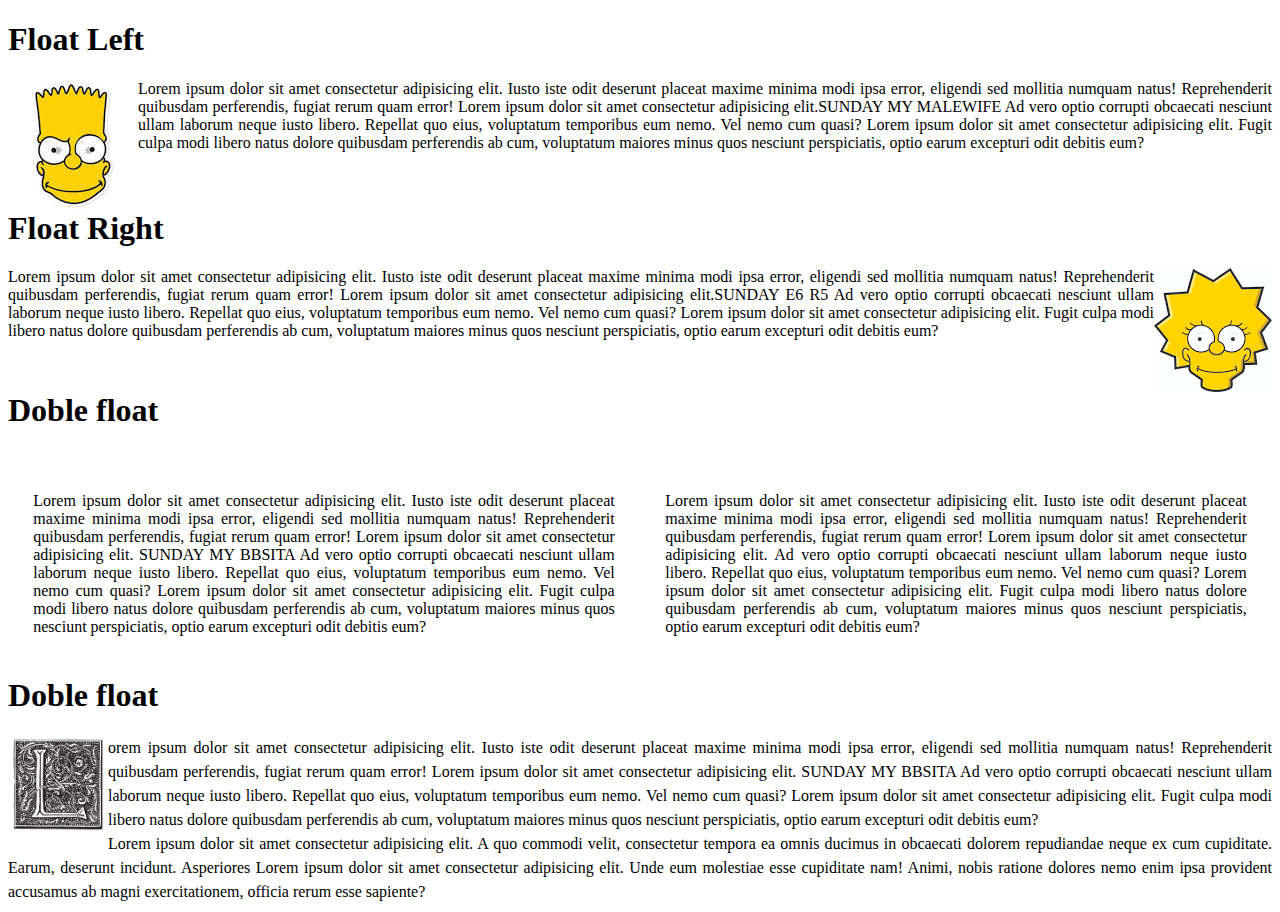
<file: MP08UF1004_estradaC_flotacions/index.html>
<!--SUNDAY SUNDAY SUNDAY SUNDAY SUNDAY SUNDAY SUNDAY SUNDAY -->
<!DOCTYPE html>
 <html lang="en">
 <head>
    <meta charset="UTF-8">
    <meta name="viewport" content="width=device-width, initial-scale=1.0">
    <title>Float</title> 
    <style>
        img{
            float: none;

        }
        .left img{
            float: left;
        }
        .right img{
            float: right;
        }
        p{
            text-align: justify;
        }
        h1{
            clear: both;
        }
        
        .primer {
            width: 46%;
            float: left;
            padding: 2%;

        }
        .segon {
            
            width: 46%;
            float: right;
            padding: 2%;
        }

        .capitular img{
            float: left;
            width: 100px;
        }
        .capitular p{
            margin: 0;
            line-height: 24px;
        }

    </style>
 </head>
 <body>
    <div class="left">
        <h1>Float Left</h1>
        <img src="img/bart.jpg" alt="">
        <p>Lorem ipsum dolor sit amet consectetur adipisicing elit. Iusto iste odit deserunt placeat maxime minima modi ipsa error, eligendi sed mollitia numquam natus! Reprehenderit quibusdam perferendis, fugiat rerum quam error! Lorem ipsum dolor sit amet consectetur adipisicing elit.SUNDAY MY MALEWIFE Ad vero optio corrupti obcaecati nesciunt ullam laborum neque iusto libero. Repellat quo eius, voluptatum temporibus eum nemo. Vel nemo cum quasi? Lorem ipsum dolor sit amet consectetur adipisicing elit. Fugit culpa modi libero natus dolore quibusdam perferendis ab cum, voluptatum maiores minus quos nesciunt perspiciatis, optio earum excepturi odit debitis eum?</p>
    </div>
    <div class="right">
        <h1>Float Right</h1>
        <img src="img/lisa.png" alt="">
        <p>Lorem ipsum dolor sit amet consectetur adipisicing elit. Iusto iste odit deserunt placeat maxime minima modi ipsa error, eligendi sed mollitia numquam natus! Reprehenderit quibusdam perferendis, fugiat rerum quam error! Lorem ipsum dolor sit amet consectetur adipisicing elit.SUNDAY E6 R5 Ad vero optio corrupti obcaecati nesciunt ullam laborum neque iusto libero. Repellat quo eius, voluptatum temporibus eum nemo. Vel nemo cum quasi? Lorem ipsum dolor sit amet consectetur adipisicing elit. Fugit culpa modi libero natus dolore quibusdam perferendis ab cum, voluptatum maiores minus quos nesciunt perspiciatis, optio earum excepturi odit debitis eum?</p>
    </div>
    <div class="columnes">
        <h1>Doble float</h1>
        <p class="primer">Lorem ipsum dolor sit amet consectetur adipisicing elit. Iusto iste odit deserunt placeat maxime minima modi ipsa error, eligendi sed mollitia numquam natus! Reprehenderit quibusdam perferendis, fugiat rerum quam error! Lorem ipsum dolor sit amet consectetur adipisicing elit. SUNDAY MY BBSITA Ad vero optio corrupti obcaecati nesciunt ullam laborum neque iusto libero. Repellat quo eius, voluptatum temporibus eum nemo. Vel nemo cum quasi? Lorem ipsum dolor sit amet consectetur adipisicing elit. Fugit culpa modi libero natus dolore quibusdam perferendis ab cum, voluptatum maiores minus quos nesciunt perspiciatis, optio earum excepturi odit debitis eum?</p>
        <p class="segon">Lorem ipsum dolor sit amet consectetur adipisicing elit. Iusto iste odit deserunt placeat maxime minima modi ipsa error, eligendi sed mollitia numquam natus! Reprehenderit quibusdam perferendis, fugiat rerum quam error! Lorem ipsum dolor sit amet consectetur adipisicing elit. Ad vero optio corrupti obcaecati nesciunt ullam laborum neque iusto libero. Repellat quo eius, voluptatum temporibus eum nemo. Vel nemo cum quasi? Lorem ipsum dolor sit amet consectetur adipisicing elit. Fugit culpa modi libero natus dolore quibusdam perferendis ab cum, voluptatum maiores minus quos nesciunt perspiciatis, optio earum excepturi odit debitis eum?</p>
    </div>
    <div class="capitular">
        <h1>Doble float</h1>
        <img src="img/capitular.jpg">
        <p>orem ipsum dolor sit amet consectetur adipisicing elit. Iusto iste odit deserunt placeat maxime minima modi ipsa error, eligendi sed mollitia numquam natus! Reprehenderit quibusdam perferendis, fugiat rerum quam error! Lorem ipsum dolor sit amet consectetur adipisicing elit. SUNDAY MY BBSITA Ad vero optio corrupti obcaecati nesciunt ullam laborum neque iusto libero. Repellat quo eius, voluptatum temporibus eum nemo. Vel nemo cum quasi? Lorem ipsum dolor sit amet consectetur adipisicing elit. Fugit culpa modi libero natus dolore quibusdam perferendis ab cum, voluptatum maiores minus quos nesciunt perspiciatis, optio earum excepturi odit debitis eum?</p>
        <p>Lorem ipsum dolor sit amet consectetur adipisicing elit. A quo commodi velit, consectetur tempora ea omnis ducimus in obcaecati dolorem repudiandae neque ex cum cupiditate. Earum, deserunt incidunt. Asperiores Lorem ipsum dolor sit amet consectetur adipisicing elit. Unde eum molestiae esse cupiditate nam! Animi, nobis ratione dolores nemo enim ipsa provident accusamus ab magni exercitationem, officia rerum esse sapiente?</p>
      
    </div>
    

 </body>
 </html>
</file>
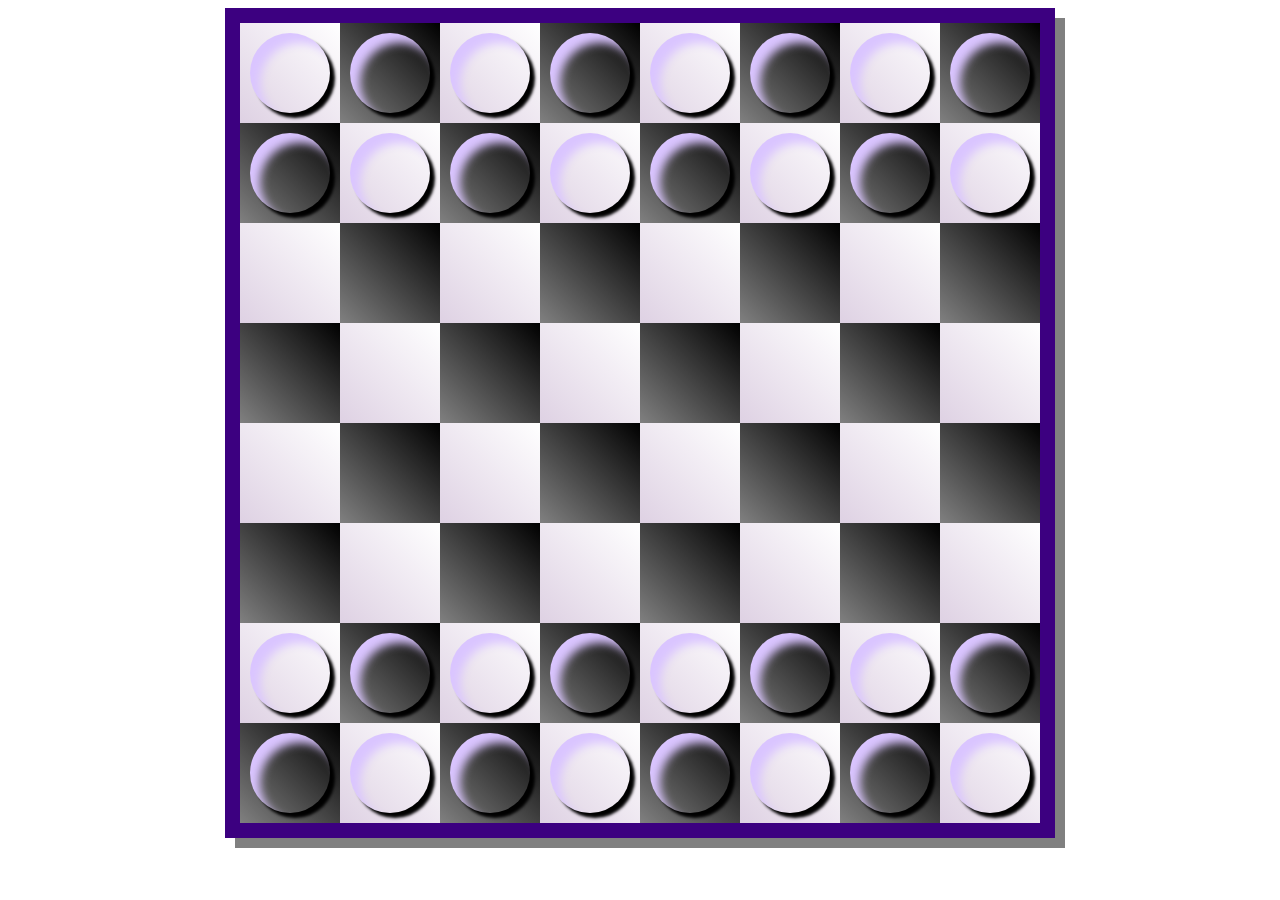
<file: MP08UF1005_estradaC_escacs /Index.html>
<!DOCTYPE html>

<html lang="en">
<head>
    <meta charset="UTF-8">
    <meta name="viewport" content="width=device-width, initial-scale=1.0">
    <title>Escacs</title>
    <link rel="stylesheet" href="index.css">
</head>

<body>
    <div class="taulell">

    
        <div class="contenidor">
            <div class="casella">
                <div class="fitxa"></div>
            </div>
            <div class="casella">
                <div class="fitxa"></div>
            </div>
            <div class="casella">
                <div class="fitxa"></div>
            </div>
            <div class="casella">
                <div class="fitxa"></div>
            </div>
            <div class="casella">
                <div class="fitxa"></div>
            </div>
            <div class="casella">
                <div class="fitxa"></div>
            </div>
            <div class="casella">
                <div class="fitxa"></div>
            </div>
            <div class="casella">
                <div class="fitxa"></div>
            </div>
            
        </div>
        <div class="contenidor">
            <div class="casella">
                <div class="fitxa"></div>
            </div>
            <div class="casella">
                <div class="fitxa"></div>
            </div>
            <div class="casella">
                <div class="fitxa"></div>
            </div>
            <div class="casella">
                <div class="fitxa"></div>
            </div>
            <div class="casella">
                <div class="fitxa"></div>
            </div>
            <div class="casella">
                <div class="fitxa"></div>
            </div>
            <div class="casella">
                <div class="fitxa"></div>
            </div>
            <div class="casella">
                <div class="fitxa"></div>
            </div>
            
        </div>
        
        <div class="contenidor">
            <div class="casella"></div>
            <div class="casella"></div>
            <div class="casella"></div>
            <div class="casella"></div>
            <div class="casella"></div>
            <div class="casella"></div>
            <div class="casella"></div>
            <div class="casella"></div>
        </div>
        <div class="contenidor">
            <div class="casella"></div>
            <div class="casella"></div>
            <div class="casella"></div>
            <div class="casella"></div>
            <div class="casella"></div>
            <div class="casella"></div>
            <div class="casella"></div>
            <div class="casella"></div>
        </div>
        <div class="contenidor">
            <div class="casella"></div>
            <div class="casella"></div>
            <div class="casella"></div>
            <div class="casella"></div>
            <div class="casella"></div>
            <div class="casella"></div>
            <div class="casella"></div>
            <div class="casella"></div>
        </div>
        <div class="contenidor">
            <div class="casella"></div>
            <div class="casella"></div>
            <div class="casella"></div>
            <div class="casella"></div>
            <div class="casella"></div>
            <div class="casella"></div>
            <div class="casella"></div>
            <div class="casella"></div>
        </div>
        <div class="contenidor">
            <div class="casella">
                <div class="fitxa"></div>
            </div>
            <div class="casella">
                <div class="fitxa"></div>
            </div>
            <div class="casella">
                <div class="fitxa"></div>
            </div>
            <div class="casella">
                <div class="fitxa"></div>
            </div>
            <div class="casella">
                <div class="fitxa"></div>
            </div>
            <div class="casella">
                <div class="fitxa"></div>
            </div>
            <div class="casella">
                <div class="fitxa"></div>
            </div>
            <div class="casella">
                <div class="fitxa"></div>
            </div>
            
        </div>
        <div class="contenidor">
            <div class="casella">
                <div class="fitxa"></div>
            </div>
            <div class="casella">
                <div class="fitxa"></div>
            </div>
            <div class="casella">
                <div class="fitxa"></div>
            </div>
            <div class="casella">
                <div class="fitxa"></div>
            </div>
            <div class="casella">
                <div class="fitxa"></div>
            </div>
            <div class="casella">
                <div class="fitxa"></div>
            </div>
            <div class="casella">
                <div class="fitxa"></div>
            </div>
            <div class="casella">
                <div class="fitxa"></div>
            </div>
            
        </div>
    
    </div>
</body>
</html>
</file>
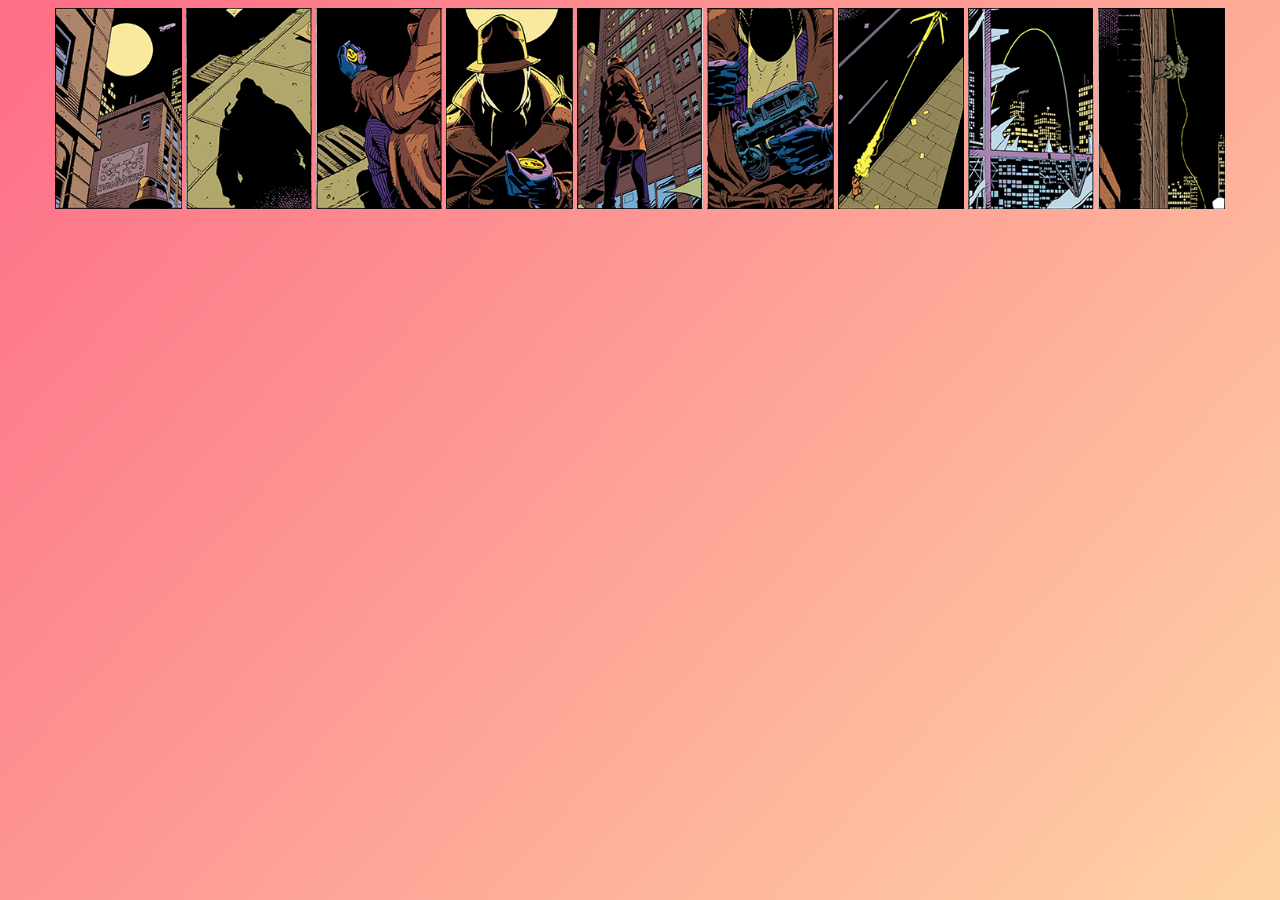
<file: MP08UF1006_estradaC_watchmen/index.html>
<!DOCTYPE html>
<html lang="en">
<head>
    <meta charset="UTF-8">
    <meta name="viewport" content="width=device-width, initial-scale=1.0">
    <title>Watchmen</title>
    <link rel="stylesheet" href="fons.css" media="screen">
    <link rel="stylesheet" href="print.css" media="print">
</head>
<body>
    <img src="img/Watch1.png">
    <img src="img/Watch2.png">
    <img src="img/Watch3.png">
    <img src="img/Watch4.png">
    <img src="img/Watch5.png">
    <img src="img/Watch6.png">
    <img src="img/Watch7.png">
    <img src="img/Watch8.png">
    <img src="img/Watch9.png">
</body>
</html>
</file>
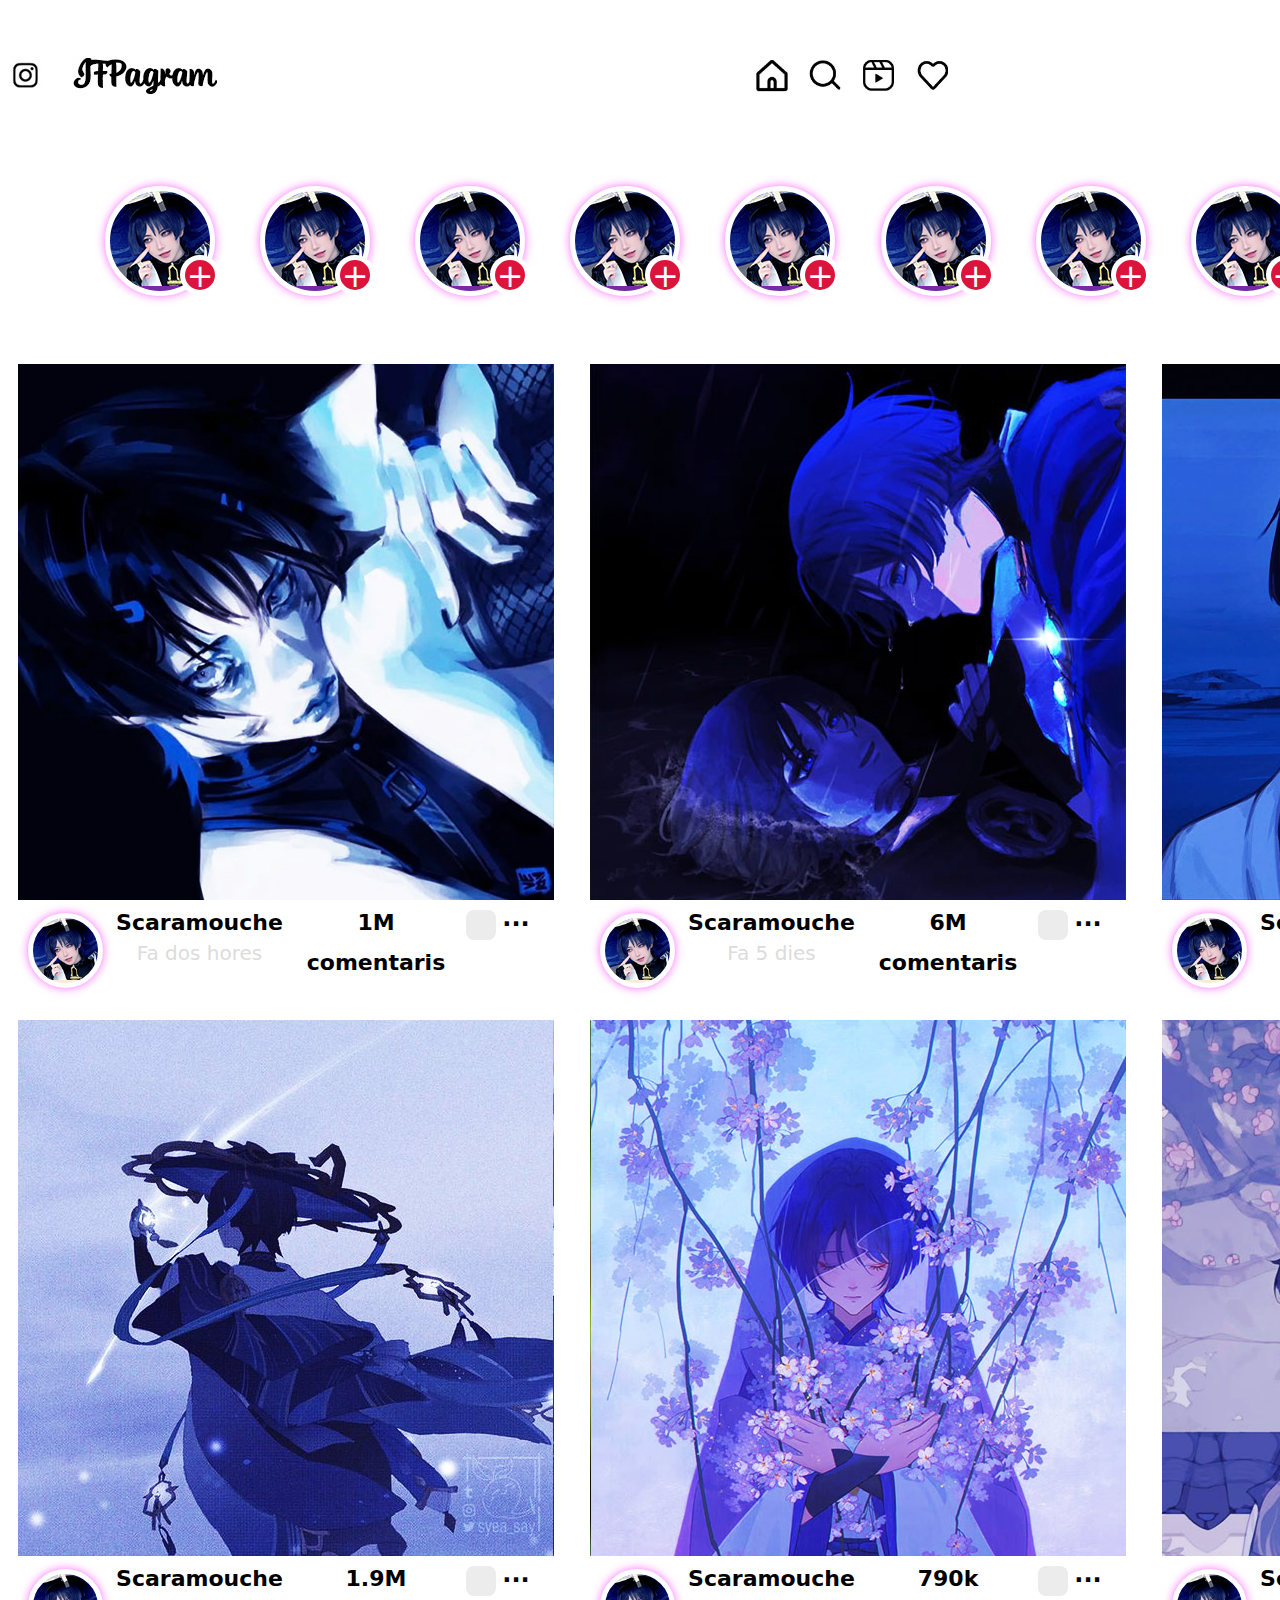
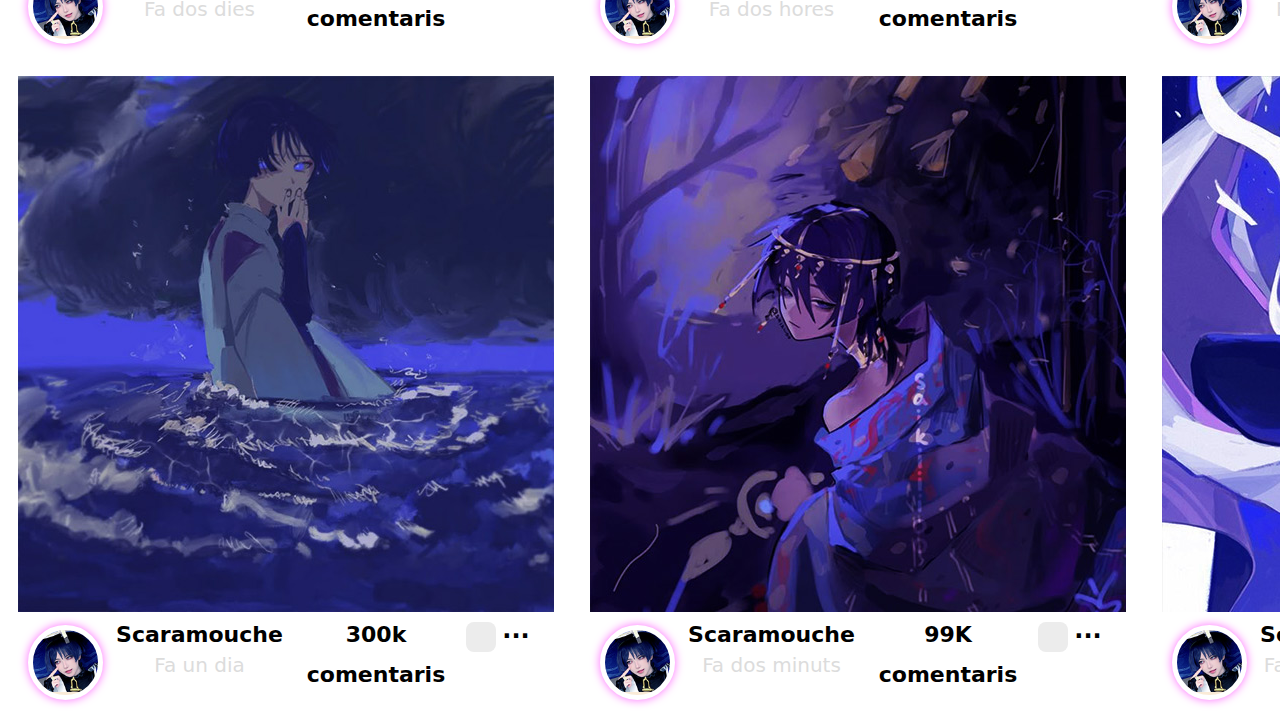
<file: MP08UF1007_estradaC_ifpagram/index.html>
<!DOCTYPE html>
<html lang="en">
<head>
    <meta charset="UTF-8">
    <meta name="viewport" content="width=device-width, initial-scale=1.0">
    <title>IFPagram</title>
    <link rel="stylesheet" href="css/reset.css">
    <link rel="stylesheet" href="css/style.css">
</head>

<body>
    <header>
        <div class="contenidor">
            <a href="#"><div class="home"></div></a>
            <ul class="menu">
                <li class="inici"></li>
                <li class="cerca"></li>
                <li class="reels"></li>
                <li class="favorits"></li>
            </ul>
            <div class="perfil">
                <a href="#"><li class="flecha"></li></a>
                <a href="#"><li class="personal"></li></a>
            </div>
        </div>
    </header>

    <nav>
        <div class="contenidor">
            <div class="circulo">
            </div>
            <div class="circulo">
            </div>
            <div class="circulo">
            </div>
            <div class="circulo">
            </div>
            <div class="circulo">
            </div>
            <div class="circulo">
            </div>
            <div class="circulo">
            </div>
            <div class="circulo">
            </div>
            <div class="circulo">
            </div>
            <div class="circulo">
            </div>
        </div>
        
    </nav>
    
    <article>
        <div class="contenidor">
            <div class="entrada">
                <img src="img/ifpagram_24.jpg" alt="">
                <div class="reaccions">
                    <div class="esquerra">
                        <div class="fotoautor"></div>
                        <div class="autor">Scaramouche</div>
                        <p class="moment">Fa dos hores</p>
                    </div>
                    <div class="dreta">
                        <p class="comentari">1M comentaris</p>
                        <div id="agradador">
                            <input type="checkbox" id="agrada">
                            <label for="agrada"></label>
                          </div>
                        <p class="mes">...</p>
                        
                    </div>
                </div>
            </div>
            <div class="entrada">
                <img src="img/ifpagram_26.jpg" alt="">
                <div class="reaccions">
                    <div class="esquerra">
                        <div class="fotoautor"></div>
                        <div class="autor">Scaramouche</div>
                        <p class="moment">Fa 5 dies</p>
                    </div>
                    <div class="dreta">
                        <p class="comentari">6M comentaris</p>
                        <div id="agradador">
                            <input type="checkbox" id="agrada">
                            <label for="agrada"></label>
                          </div>
                        <p class="mes">...</p>
                        
                    </div>
                </div>
            </div>
            <div class="entrada">
                <img src="img/ifpagram_28.jpg" alt="">
                <div class="reaccions">
                    <div class="esquerra">
                        <div class="fotoautor"></div>
                        <div class="autor">Scaramouche</div>
                        <p class="moment">Fa dos hores</p>
                    </div>
                    <div class="dreta">
                        <p class="comentari">1M comentaris</p>
                        <div id="agradador">
                            <input type="checkbox" id="agrada">
                            <label for="agrada"></label>
                          </div>
                        <p class="mes">...</p>
                        
                    </div>
                </div>
            </div>
            <div class="entrada">
                <img src="img/ifpagram_38.jpg" alt="">
                <div class="reaccions">
                    <div class="esquerra">
                        <div class="fotoautor"></div>
                        <div class="autor">Scaramouche</div>
                        <p class="moment">Fa dos dies</p>
                    </div>
                    <div class="dreta">
                        <p class="comentari">1.9M comentaris</p>
                        <div id="agradador">
                            <input type="checkbox" id="agrada">
                            <label for="agrada"></label>
                          </div>
                        <p class="mes">...</p>
                        
                    </div>
                </div>
            </div>
            <div class="entrada">
                <img src="img/ifpagram_40.jpg" alt="">
                <div class="reaccions">
                    <div class="esquerra">
                        <div class="fotoautor"></div>
                        <div class="autor">Scaramouche</div>
                        <p class="moment">Fa dos hores</p>
                    </div>
                    <div class="dreta">
                        <p class="comentari">790k comentaris</p>
                        <div id="agradador">
                            <input type="checkbox" id="agrada">
                            <label for="agrada"></label>
                          </div>
                        <p class="mes">...</p>
                        
                    </div>
                </div>
            </div>
            <div class="entrada">
                <img src="img/ifpagram_42.jpg" alt="">
                <div class="reaccions">
                    <div class="esquerra">
                        <div class="fotoautor"></div>
                        <div class="autor">Scaramouche</div>
                        <p class="moment">Fa dos mesos</p>
                    </div>
                    <div class="dreta">
                        <p class="comentari">8M comentaris</p>
                        <div id="agradador">
                            <input type="checkbox" id="agrada">
                            <label for="agrada"></label>
                          </div>
                        <p class="mes">...</p>
                        
                    </div>
                </div>
            </div>
            <div class="entrada">
                <img src="img/ifpagram_52.jpg" alt="">
                <div class="reaccions">
                    <div class="esquerra">
                        <div class="fotoautor"></div>
                        <div class="autor">Scaramouche</div>
                        <p class="moment">Fa un dia</p>
                    </div>
                    <div class="dreta">
                        <p class="comentari">300k comentaris</p>
                        <div id="agradador">
                            <input type="checkbox" id="agrada">
                            <label for="agrada"></label>
                          </div>
                        <p class="mes">...</p>
                        
                    </div>
                </div>
            </div>
            <div class="entrada">
                <img src="img/ifpagram_54.jpg" alt="">
                <div class="reaccions">
                    <div class="esquerra">
                        <div class="fotoautor"></div>
                        <div class="autor">Scaramouche</div>
                        <p class="moment">Fa dos minuts</p>
                    </div>
                    <div class="dreta">
                        <p class="comentari">99K comentaris</p>
                        <div id="agradador">
                            <input type="checkbox" id="agrada">
                            <label for="agrada"></label>
                          </div>
                        <p class="mes">...</p>
                        
                    </div>
                </div>
            </div>
            <div class="entrada">
                <img src="img/ifpagram_56.jpg" alt="">
            
                <div class="reaccions">
                    <div class="esquerra">
                        <div class="fotoautor"></div>
                        <div class="autor">Scaramouche</div>
                        <p class="moment">Fa una setmana</p>
                    </div>
                    <div class="dreta">
                        <p class="comentari">320k comentaris</p>
                        <div id="agradador">
                            <input type="checkbox" id="agrada">
                            <label for="agrada"></label>
                          </div>
                        <p class="mes">...</p>
                        
                    </div>
                </div>
                
            </div>
        </div>
    </article>
</body>
</html>
</file>
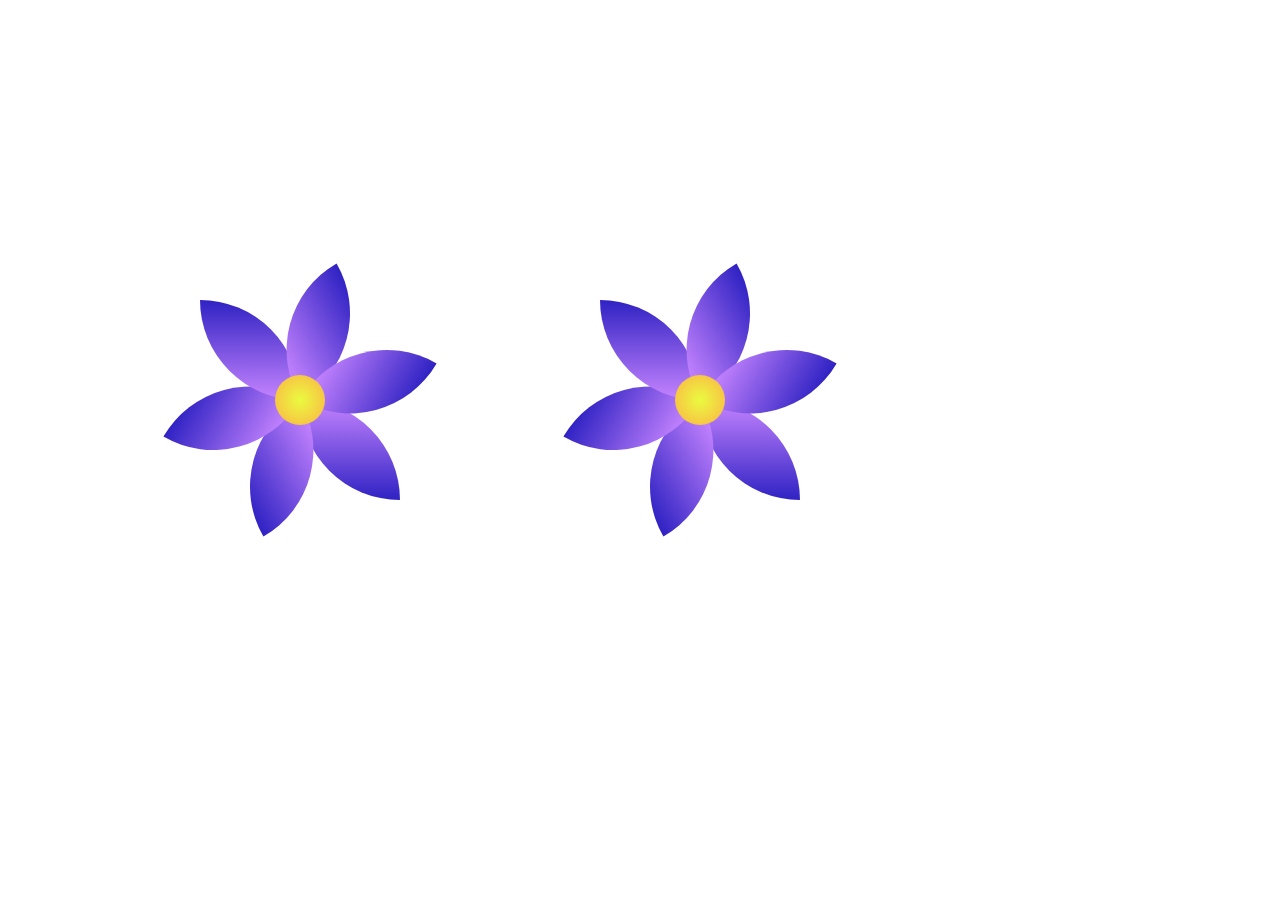
<file: MP08UF1008_estradaC_floreta/index.html>
<!DOCTYPE html>
<html lang="en">
<head>
    <meta charset="UTF-8">
    <meta name="viewport" content="width=device-width, initial-scale=1.0">
    <title>Floreta</title>
    <link rel="stylesheet" href="css/style.css">
</head>
<body>
    <div class="flor">
        <div class="petal primer"></div>
        <div class="petal segon"></div>
        <div class="petal tercer"></div>
        <div class="petal quart"></div>
        <div class="petal cinque"></div>
        <div class="petal sise"></div>
        <div class="cor"></div>
    </div>
    <div class="flor">
        <div class="petal primer"></div>
        <div class="petal segon"></div>
        <div class="petal tercer"></div>
        <div class="petal quart"></div>
        <div class="petal cinque"></div>
        <div class="petal sise"></div>
        <div class="cor"></div>
    </div>
    
    
</body>
</html>
</file>
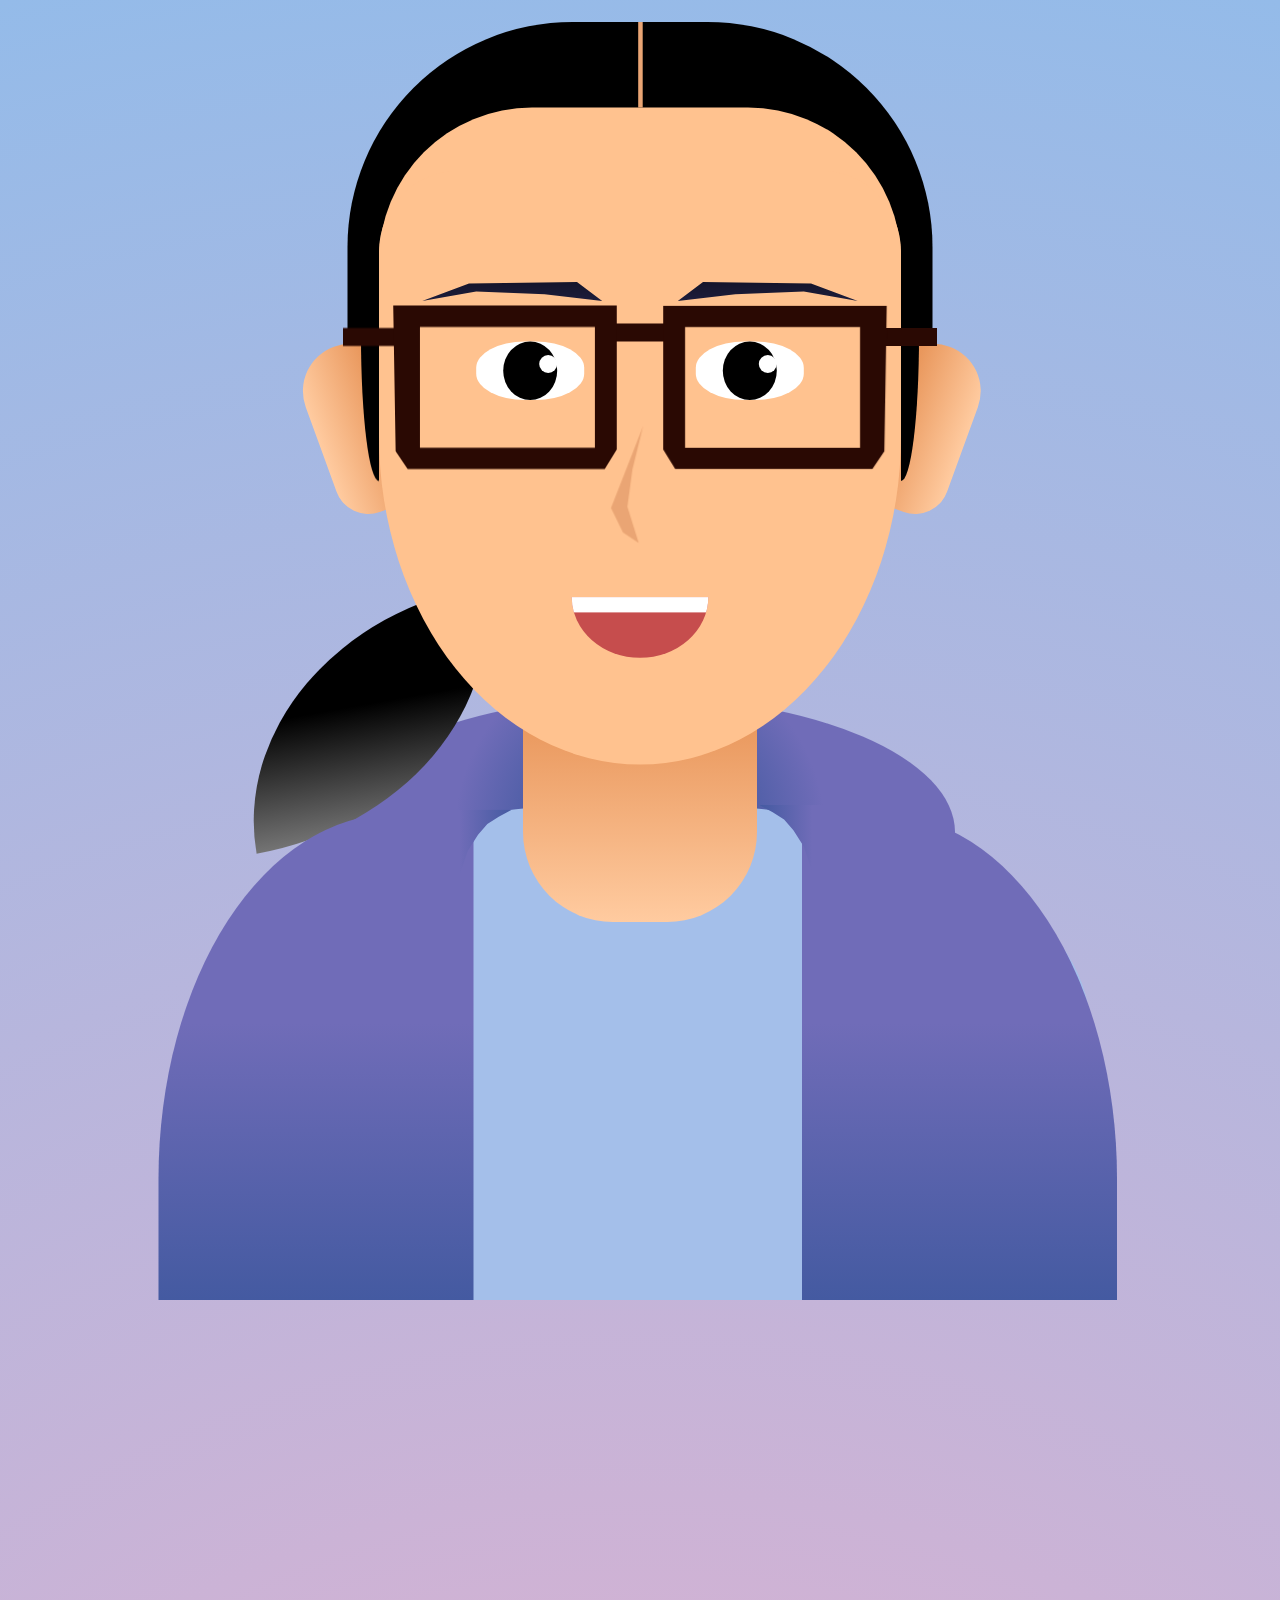
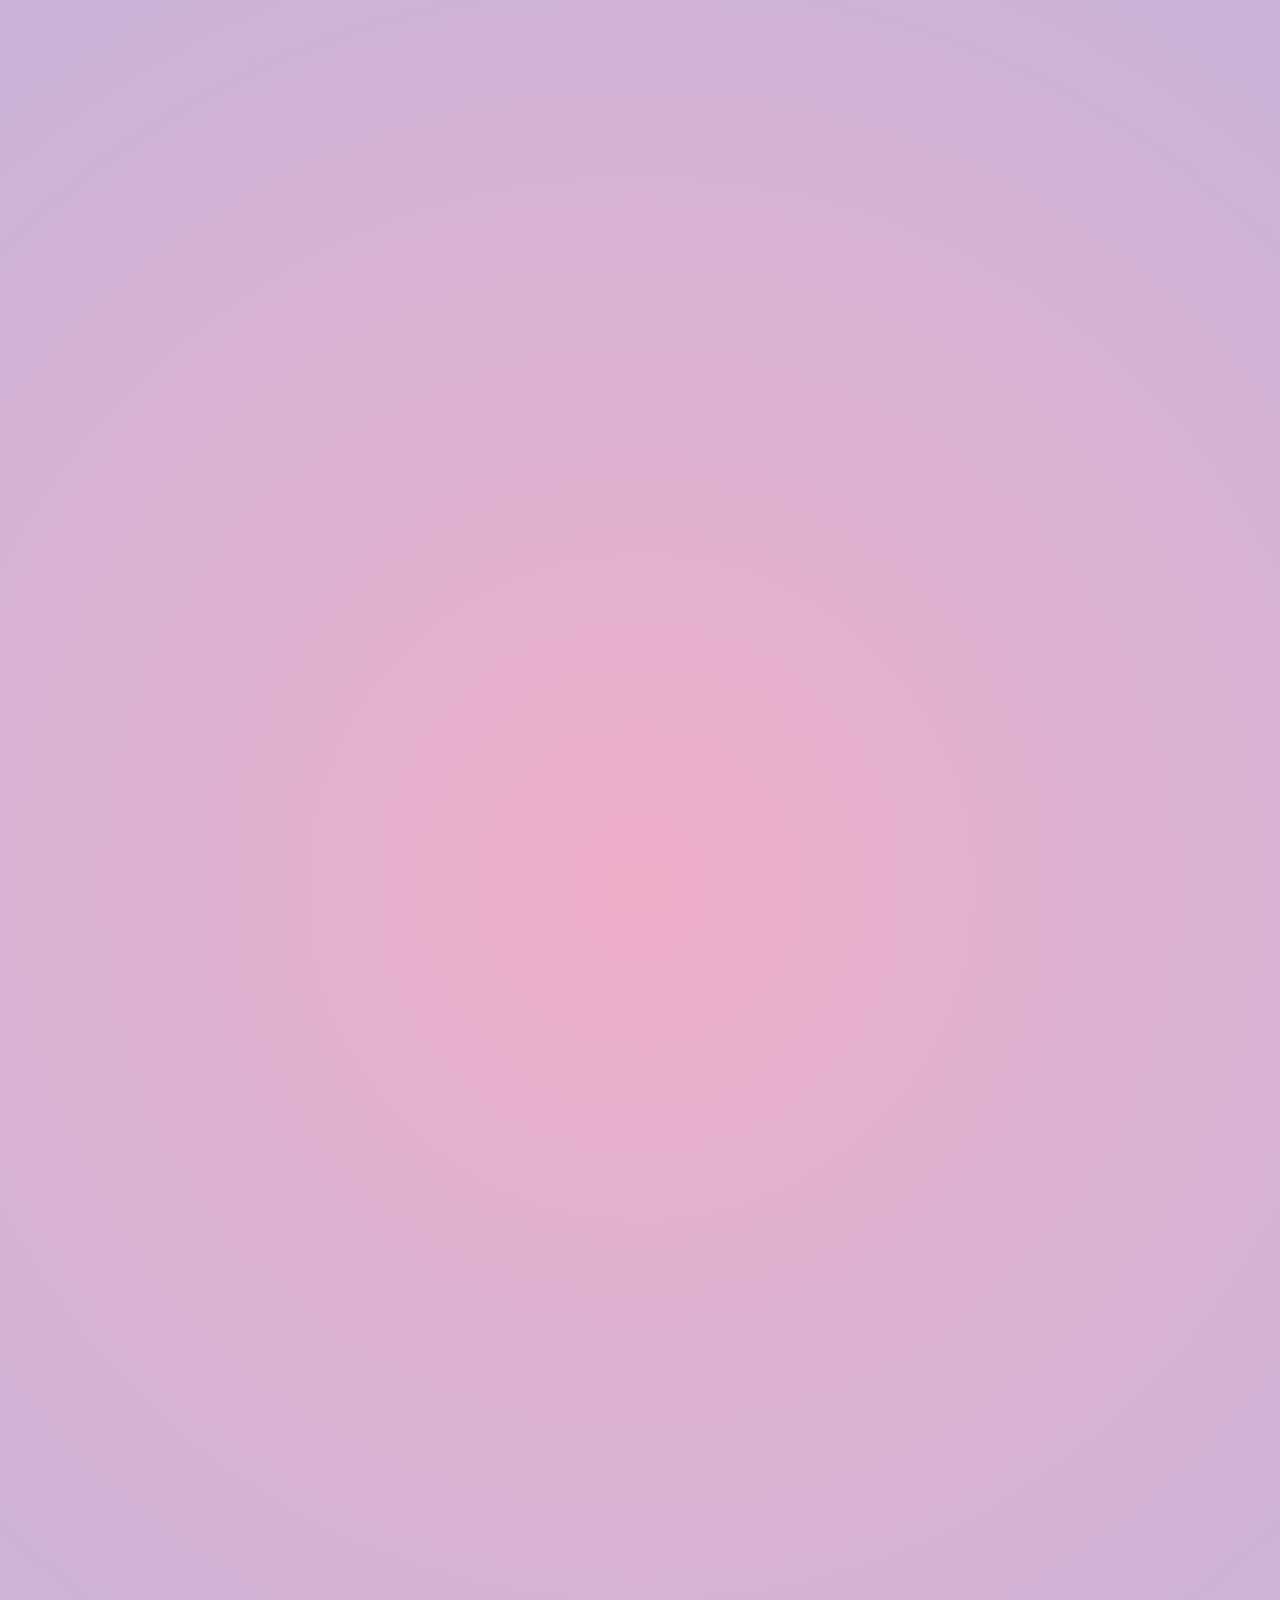
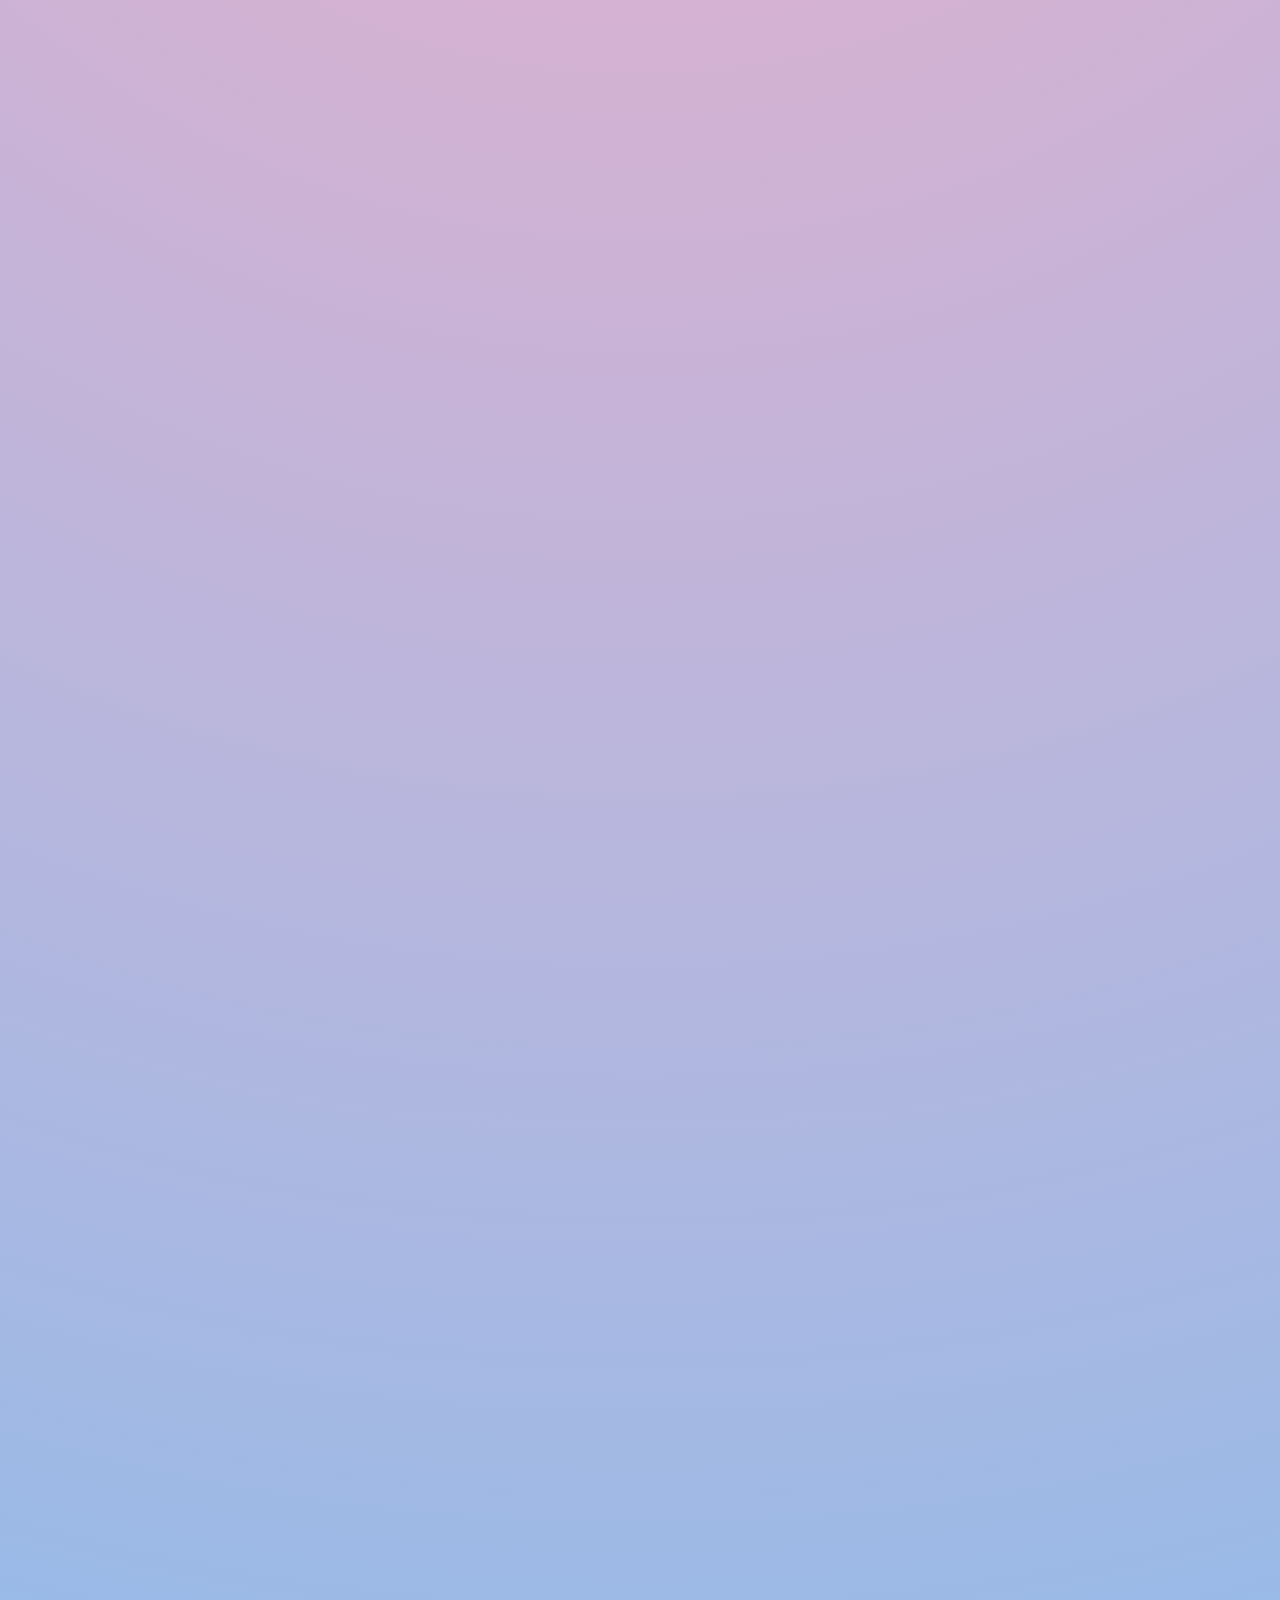
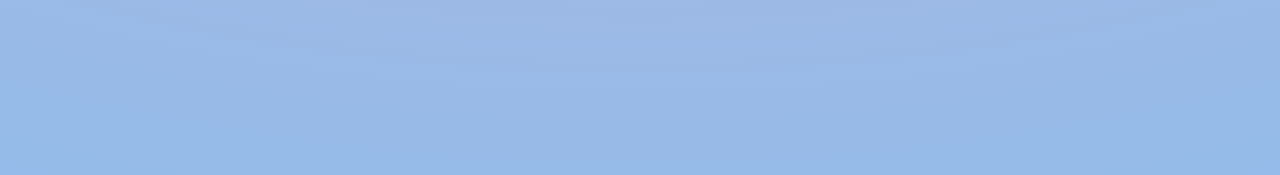
<file: MP08UF1009_estradaC_careta/index.html>
<!DOCTYPE html>
<html lang="en">
<head>
    <meta charset="UTF-8">
    <meta name="viewport" content="width=device-width, initial-scale=1.0">
    <title>Cestrada</title>
    <link rel="stylesheet" href="css/style.css">
</head>
<body>
    <div class="adios">
        <h1>ADIÓS</h1>
    </div>
    <div class="cap" id="cestrada">
        <div class="linea"></div>
        <div class="barra"></div>
        <div class="barra b2"></div>
        <div class="barra b3"></div>
        <div class="gafas g1"></div>
        <div class="gafas g2"></div>
        <div class="cara">
            <div class="cabell"></div>
            <div class="front">
                <div class="cejas c1"></div>
                <div class="cejas c2"></div>

            </div>
            <div class="mirada">
                
                <div class="ull u1">
                    <div class="retina"></div>
                    <div class="iris"></div>
                </div>

                <div class="ull u2">
                    <div class="retina"></div>
                    <div class="iris"></div>
                    

                </div>
            </div>
            <div class="orelles o1"></div>
            <div class="orelles o2"></div>
            <div class="nas"></div>
            <div class="boca">
                <div class="dents"></div>
            </div>
            
            <div class="barbeta"></div>
        </div>

        <div class="coll"></div>
        <div class="melena"></div>
        <div class="coleta"></div>
        <div class="patillas p1"></div>
        <div class="patillas p2"></div>
        <div class="camiseta"></div>
        <div class="chaqueta ch1" ></div>
        <div class="chaqueta ch2" ></div>
        <div class="capucha"></div>
        <div class="lados la1"></div>
        <div class="lados la2"></div>
    </div>
    
</body>
</html>
</file>
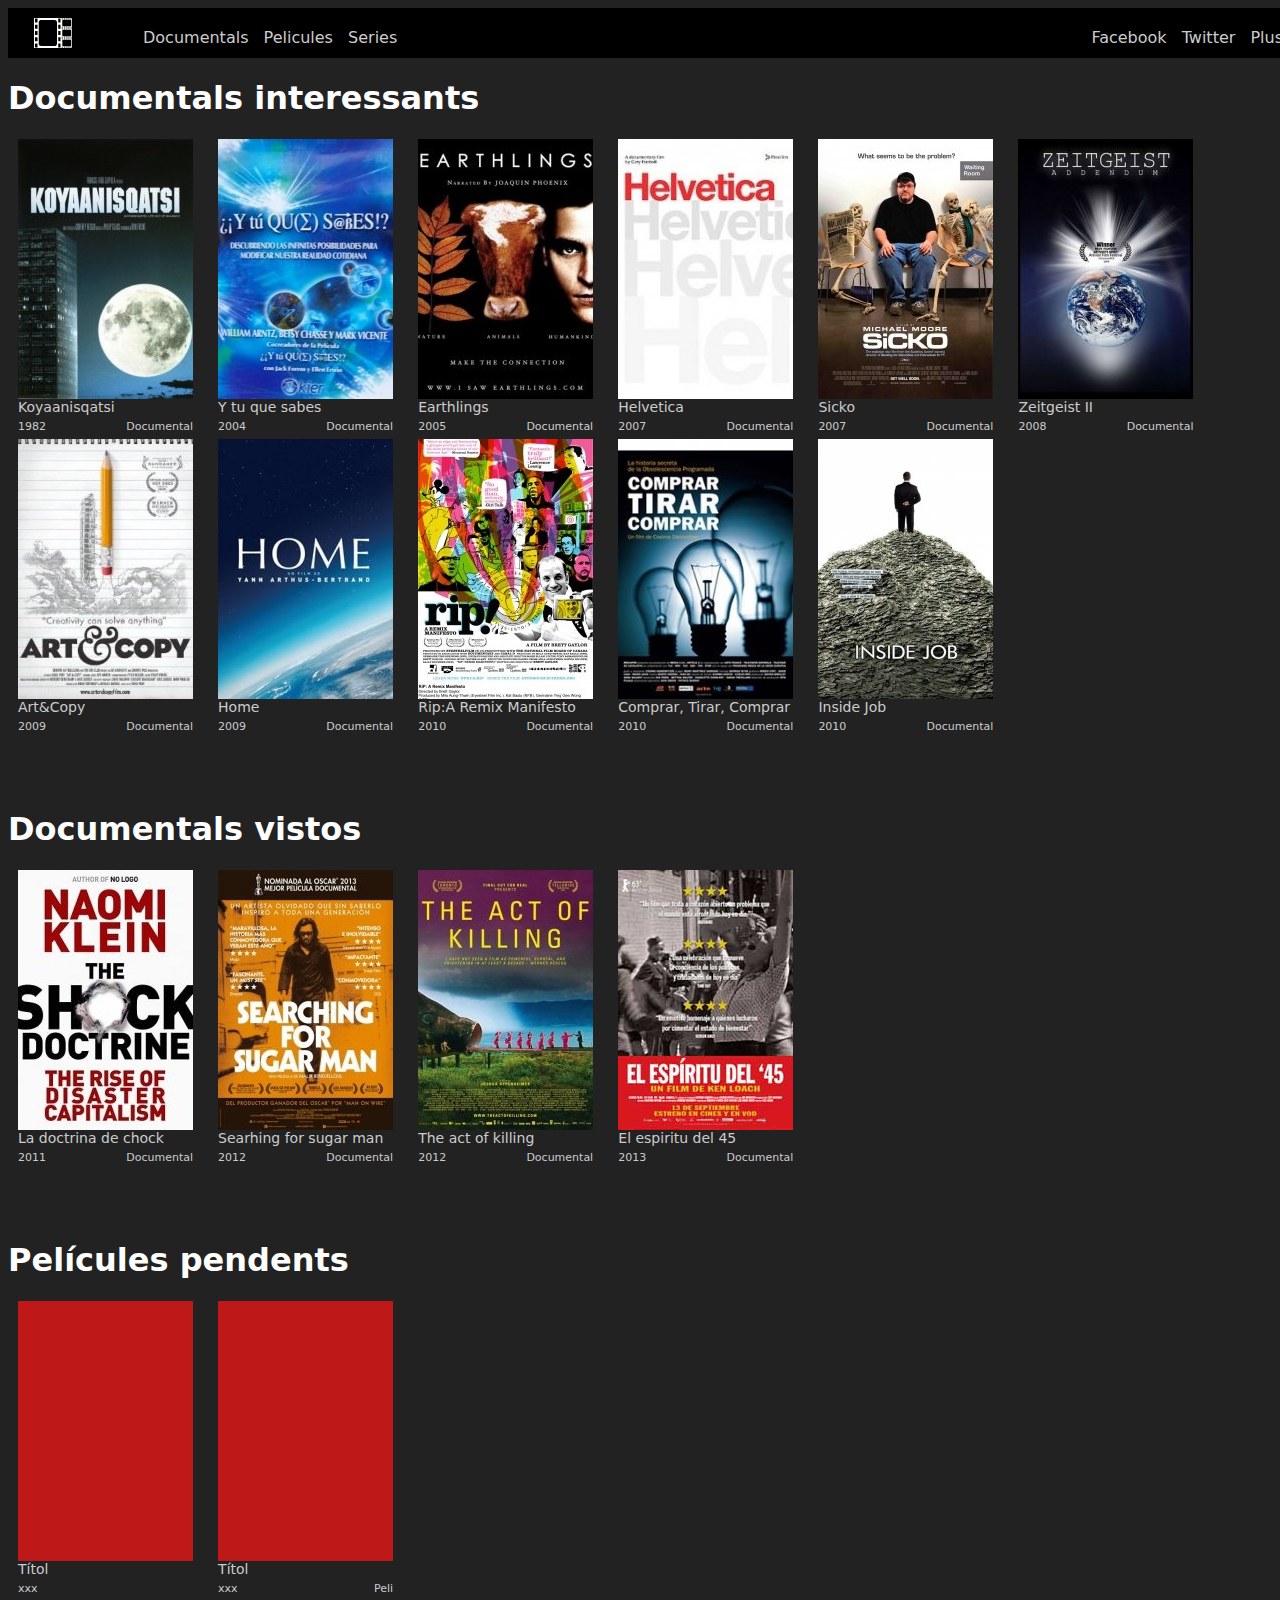
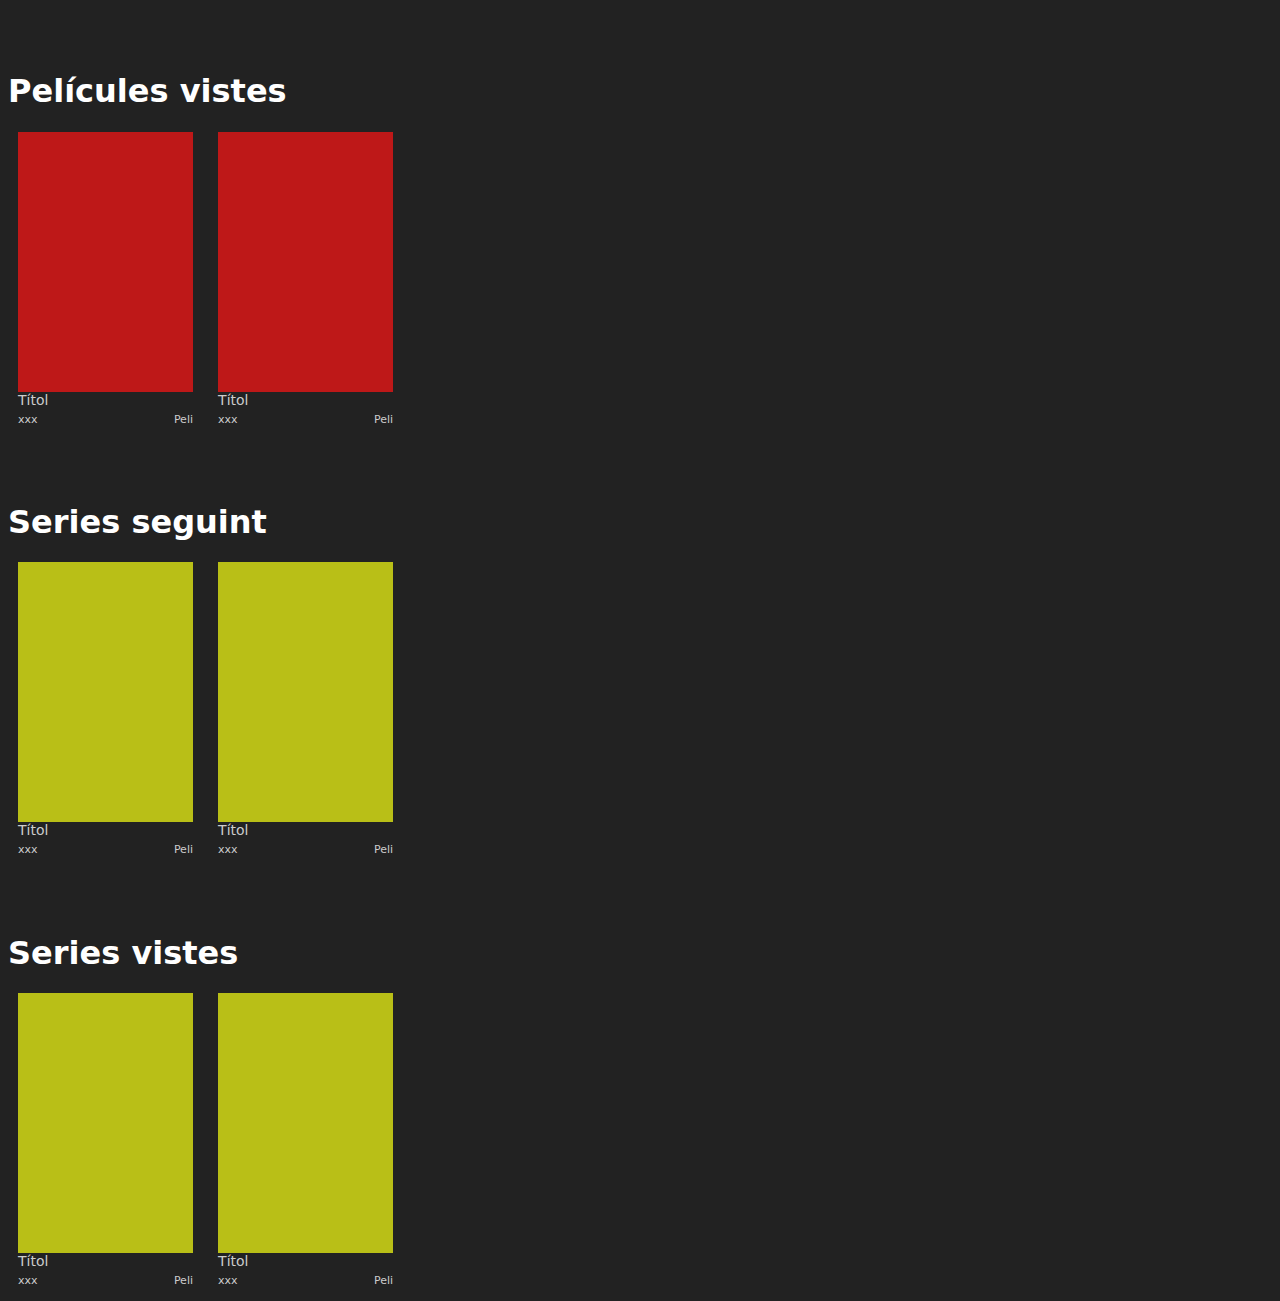
<file: MP08UFE01_examen_estradaC/index.html>
<!DOCTYPE html>
<html lang="en">
<head>
    <meta charset="UTF-8">
    <meta name="viewport" content="width=device-width, initial-scale=1.0">
    <title>Examen_EstradaC</title>
    <link rel="stylesheet" href="css/style.css">
</head>

<body>
    <header>
        <div class="navegació">
            <div class="logo">
                <img src="img/logo.png">
            </div>
            <div class="dps">
                <ul>
                    <a href="#seccio1"><li>Documentals</li></a>
                    <a href="#seccio3"><li>Pelicules</li></a>
                    <a href="#seccio5"><li>Series</li></a>
                </ul>

            </div>
            <div class="ftp">
                <li>Facebook</li>
                <li>Twitter</li>
                <li>Plus</li>
            </div>
        </div>
    </header>
    
    <article>
        <div class="seccio s1" id="seccio1">
            <h1>Documentals interessants</h1>
            <div class="peli">
                <div class="img">
                    <img src="img/1982Koyaanisqatsi.jpg">
                </div>
                <div class="titol">Koyaanisqatsi</div>
                <div class="any">1982</div>
                <div class="categoria">Documental</div>

            </div>
            <div class="peli">
                <div class="img">
                        <img src="img/2004YTuQueSabes.jpg" alt="">
                </div>
                <div class="titol">Y tu que sabes</div>
                <div class="any">2004</div>
                <div class="categoria">Documental</div>

            </div>
            <div class="peli">
                <div class="img">
                    <img src="img/2005Earthlings.jpg" alt="">
                </div>
                <div class="titol">Earthlings</div>
                <div class="any">2005</div>
                <div class="categoria">Documental</div>

            </div>
            <div class="peli">
                <div class="img">
                            <img src="img/2007Helvetica.jpg" alt="">
                </div>
                <div class="titol">Helvetica</div>
                <div class="any">2007</div>
                <div class="categoria">Documental</div>

            </div>
            <div class="peli">
                <div class="img">
                    <img src="img/2007Sicko.jpg" alt="">
                </div>
                <div class="titol">Sicko</div>
                <div class="any">2007</div>
                <div class="categoria">Documental</div>

            </div>
            <div class="peli">
                <div class="img">
                    <img src="img/2008Zeitgeist2.jpg" alt="">
                </div>
                <div class="titol">Zeitgeist II</div>
                <div class="any">2008</div>
                <div class="categoria">Documental</div>

            </div>
            <div class="peli">
                <div class="img">
                    <img src="img/2009ArtAndCopy.jpg" alt="">
                </div>
                <div class="titol">Art&Copy</div>
                <div class="any">2009</div>
                <div class="categoria">Documental</div>

            </div>
            <div class="peli">
                <div class="img">
                    <img src="img/2009Home.jpg" alt="">
                </div>
                <div class="titol">Home</div>
                <div class="any">2009</div>
                <div class="categoria">Documental</div>

            </div>
            <div class="peli">
                <div class="img">
                    <img src="img/2009RipARemixManifesto.jpg" alt="">
                </div>
                <div class="titol">Rip:A Remix Manifesto</div>
                <div class="any">2010</div>
                <div class="categoria">Documental</div>

            </div>
            <div class="peli">
                <div class="img">
                    <img src="img/2010ComprarTirarComprar.jpg" alt="">
                </div>
                <div class="titol">Comprar, Tirar, Comprar</div>
                <div class="any">2010</div>
                <div class="categoria">Documental</div>

            </div>
            <div class="peli">
                <div class="img">
                    <img src="img/2010InsideJob.jpg" alt="">
                </div>
                <div class="titol">Inside Job</div>
                <div class="any">2010</div>
                <div class="categoria">Documental</div>

            </div>
            
        </div>
        <div class="seccio s2">
            <h1>Documentals vistos</h1>
            <div class="peli">
                <div class="img">
                    <img src="img/2011LaDoctrinaDeShock.jpg" alt="">
                </div>
                <div class="titol">La doctrina de chock</div>
                <div class="any">2011</div>
                <div class="categoria">Documental</div>

            </div>
            <div class="peli">
                <div class="img">
                    <img src="img/2012SearchingForSugarMan.jpg" alt="">
                </div>
                <div class="titol">Searhing for sugar man</div>
                <div class="any">2012</div>
                <div class="categoria">Documental</div>

            </div>
            <div class="peli">
                <div class="img">
                    <img src="img/2012TheActOfKilling.jpg" alt="">
                </div>
                <div class="titol">The act of killing</div>
                <div class="any">2012</div>
                <div class="categoria">Documental</div>

            </div>
            <div class="peli">
                <div class="img">
                    <img src="img/2013ElEspirituDel45.jpg" alt="">
                </div>
                <div class="titol">El espiritu del 45</div>
                <div class="any">2013</div>
                <div class="categoria">Documental</div>

            </div>
        </div>
        <div class="seccio s3" id="seccio3">
            <h1>Películes pendents</h1>
            <div class="peli">
                <div class="img">
                    <img src="img/XXXXpeli.jpg">
                </div>
                <div class="titol">Títol</div>
                <div class="any">xxx</div>
                <div class="categoria"></div>

            </div>
            <div class="peli">
                <div class="img">
                    <img src="img/XXXXpeli.jpg">
                </div>
                <div class="titol">Títol</div>
                <div class="any">xxx</div>
                <div class="categoria">Peli</div>

            </div>
        </div>
        <div class="seccio s4">
            <h1>Películes vistes</h1>
            <div class="peli">
                <div class="img">
                    <img src="img/XXXXpeli.jpg">
                </div>
                <div class="titol">Títol</div>
                <div class="any">xxx</div>
                <div class="categoria">Peli</div>

            </div>
            <div class="peli">
                <div class="img">
                    <img src="img/XXXXpeli.jpg">
                </div>
                <div class="titol">Títol</div>
                <div class="any">xxx</div>
                <div class="categoria">Peli</div>

            </div>
        </div>
        <div class="seccio s5" id="seccio5">
            <h1>Series seguint</h1>
            <div class="peli">
                <div class="img">
                    <img src="img/XXXXserie.jpg">
                </div>
                <div class="titol">Títol</div>
                <div class="any">xxx</div>
                <div class="categoria">Peli</div>

            </div>
            <div class="peli">
                <div class="img">
                    <img src="img/XXXXserie.jpg">
                </div>
                <div class="titol">Títol</div>
                <div class="any">xxx</div>
                <div class="categoria">Peli</div>

            </div>
        </div>
        <div class="seccio s6">
            <h1>Series vistes</h1>
            <div class="peli">
                <div class="img">
                    <img src="img/XXXXserie.jpg">
                </div>
                <div class="titol">Títol</div>
                <div class="any">xxx</div>
                <div class="categoria">Peli</div>
            </div>
            <div class="peli">
                <div class="img">
                    <img src="img/XXXXserie.jpg">
                </div>
                <div class="titol">Títol</div>
                <div class="any">xxx</div>
                <div class="categoria">Peli</div>

            </div>
        </div>

    </article>
    
</body>
</html>
</file>
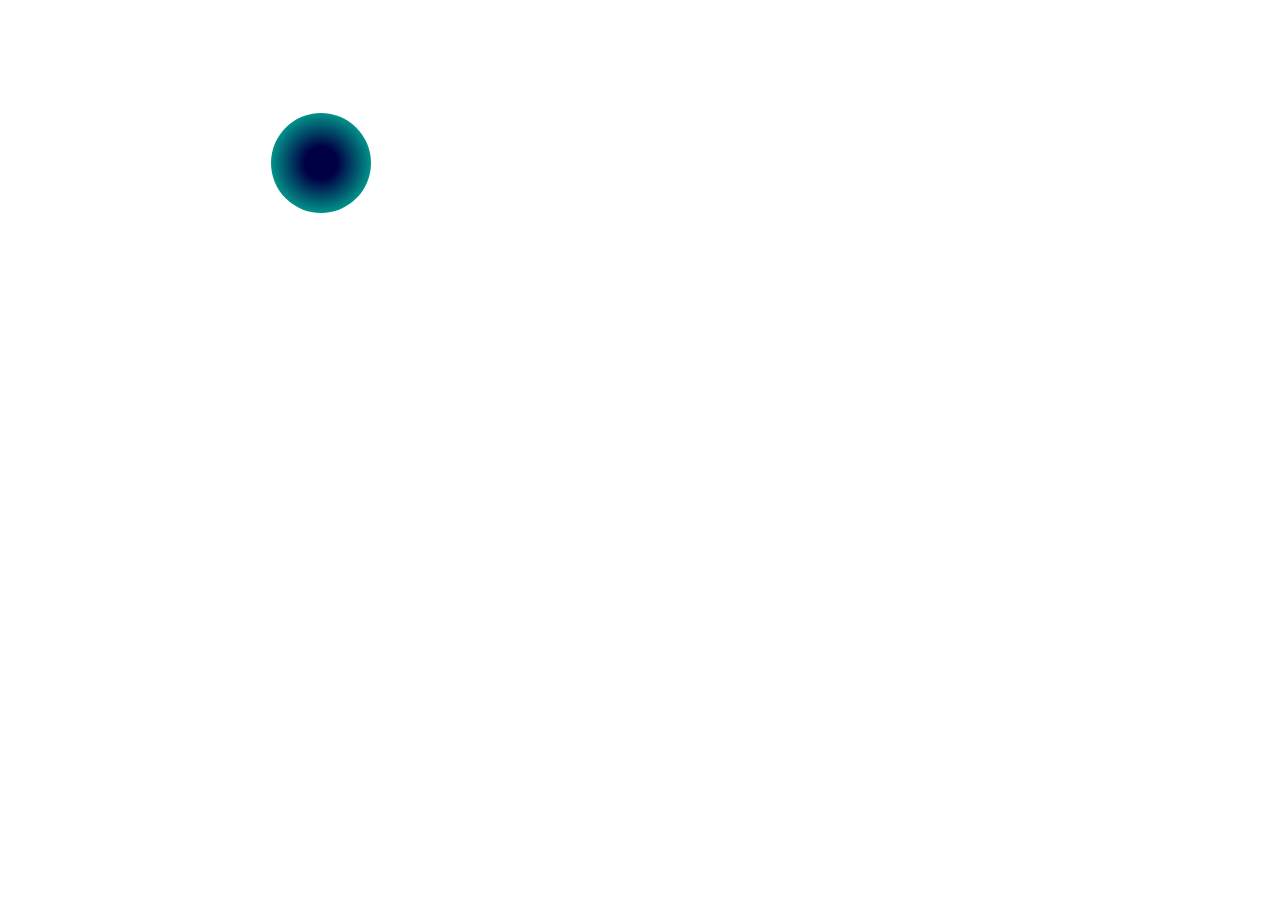
<file: M08UF02001_estradaC/gwd_preview_M08UF02001_estradaC/index.html>
<!DOCTYPE html>
<html><head>
  <meta http-equiv="Cache-Control" content="no-cache, no-store, must-revalidate"><meta http-equiv="Pragma" content="no-cache"><meta http-equiv="Expires" content="0"><meta charset="utf-8">
  <title>Banner</title>
  <meta name="generator" content="Google Web Designer 16.1.0.0530">
  <style id="gwd-text-style">p {
    margin: 0px;
}
h1 {
    margin: 0px;
}
h2 {
    margin: 0px;
}
h3 {
    margin: 0px;
}</style>
  <style>html,
body {
    width: 640px;
    height: 480px;
    margin: 0px;
    padding: 0px;
}
body {
    background-color: transparent;
    transform: matrix3d(1, 0, 0, 0, 0, 1, 0, 0, 0, 0, 1, 0, 0, 0, 0, 1);
    -webkit-transform: matrix3d(1, 0, 0, 0, 0, 1, 0, 0, 0, 0, 1, 0, 0, 0, 0, 1);
    -moz-transform: matrix3d(1, 0, 0, 0, 0, 1, 0, 0, 0, 0, 1, 0, 0, 0, 0, 1);
    perspective: 1400px;
    -webkit-perspective: 1400px;
    -moz-perspective: 1400px;
    transform-style: preserve-3d;
    -webkit-transform-style: preserve-3d;
    -moz-transform-style: preserve-3d;
}
body * {
    transform-style: preserve-3d;
    -webkit-transform-style: preserve-3d;
    -moz-transform-style: preserve-3d;
}
.gwd-ul-9fc9 {
    position: absolute;
    border-radius: 100%;
    width: 100.06px;
    height: 100px;
    padding-left: 0px;
    border-image-source: none;
    border-image-width: 1;
    border-image-outset: 0;
    border-image-repeat: stretch;
    border-color: transparent;
    background-image: -webkit-radial-gradient(circle farthest-corner, rgb(0, 0, 70) 23%, rgb(2, 236, 178) 100%);
    background-image: -moz-radial-gradient(circle farthest-corner, rgb(0, 0, 70) 23%, rgb(2, 236, 178) 100%);
    background-image: radial-gradient(circle farthest-corner, rgb(0, 0, 70) 23%, rgb(2, 236, 178) 100%);
    left: 271px;
    top: 97px;
    transform-origin: 50% 50%;
    -webkit-transform-origin: 50% 50%;
    -moz-transform-origin: 50% 50%;
}
@keyframes gwd-gen-khxtgwdanimation_gwd-keyframes {
    0% {
        left: 271px;
        top: 97px;
        width: 100.06px;
        height: 100px;
        transform-origin: 50% 50%;
        -webkit-transform-origin: 50% 50%;
        -moz-transform-origin: 50% 50%;
        animation-timing-function: linear;
        -webkit-animation-timing-function: linear;
        -moz-animation-timing-function: linear;
    }
    41.6667% {
        left: 623px;
        top: 273px;
        width: 100.06px;
        height: 100px;
        transform-origin: 50% 50%;
        -webkit-transform-origin: 50% 50%;
        -moz-transform-origin: 50% 50%;
        animation-timing-function: linear;
        -webkit-animation-timing-function: linear;
        -moz-animation-timing-function: linear;
    }
    50% {
        left: 623px;
        top: 326px;
        width: 100px;
        height: 47px;
        transform-origin: 50% 50% 0px;
        -webkit-transform-origin: 50% 50% 0px;
        -moz-transform-origin: 50% 50% 0px;
        animation-timing-function: linear;
        -webkit-animation-timing-function: linear;
        -moz-animation-timing-function: linear;
    }
    58.3333% {
        left: 623px;
        top: 278px;
        width: 100px;
        height: 95px;
        transform-origin: 50% 50% 0px;
        -webkit-transform-origin: 50% 50% 0px;
        -moz-transform-origin: 50% 50% 0px;
        animation-timing-function: linear;
        -webkit-animation-timing-function: linear;
        -moz-animation-timing-function: linear;
    }
    100% {
        left: 915px;
        top: -2px;
        width: 100px;
        height: 95px;
        transform-origin: 50% 50% 0px;
        -webkit-transform-origin: 50% 50% 0px;
        -moz-transform-origin: 50% 50% 0px;
        animation-timing-function: linear;
        -webkit-animation-timing-function: linear;
        -moz-animation-timing-function: linear;
    }
}
@-webkit-keyframes gwd-gen-khxtgwdanimation_gwd-keyframes {
    0% {
        left: 271px;
        top: 97px;
        width: 100.06px;
        height: 100px;
        -webkit-transform-origin: 50% 50%;
        -webkit-animation-timing-function: linear;
    }
    41.6667% {
        left: 623px;
        top: 273px;
        width: 100.06px;
        height: 100px;
        -webkit-transform-origin: 50% 50%;
        -webkit-animation-timing-function: linear;
    }
    50% {
        left: 623px;
        top: 326px;
        width: 100px;
        height: 47px;
        -webkit-transform-origin: 50% 50% 0px;
        -webkit-animation-timing-function: linear;
    }
    58.3333% {
        left: 623px;
        top: 278px;
        width: 100px;
        height: 95px;
        -webkit-transform-origin: 50% 50% 0px;
        -webkit-animation-timing-function: linear;
    }
    100% {
        left: 915px;
        top: -2px;
        width: 100px;
        height: 95px;
        -webkit-transform-origin: 50% 50% 0px;
        -webkit-animation-timing-function: linear;
    }
}
@-moz-keyframes gwd-gen-khxtgwdanimation_gwd-keyframes {
    0% {
        left: 271px;
        top: 97px;
        width: 100.06px;
        height: 100px;
        -moz-transform-origin: 50% 50%;
        -moz-animation-timing-function: linear;
    }
    41.6667% {
        left: 623px;
        top: 273px;
        width: 100.06px;
        height: 100px;
        -moz-transform-origin: 50% 50%;
        -moz-animation-timing-function: linear;
    }
    50% {
        left: 623px;
        top: 326px;
        width: 100px;
        height: 47px;
        -moz-transform-origin: 50% 50% 0px;
        -moz-animation-timing-function: linear;
    }
    58.3333% {
        left: 623px;
        top: 278px;
        width: 100px;
        height: 95px;
        -moz-transform-origin: 50% 50% 0px;
        -moz-animation-timing-function: linear;
    }
    100% {
        left: 915px;
        top: -2px;
        width: 100px;
        height: 95px;
        -moz-transform-origin: 50% 50% 0px;
        -moz-animation-timing-function: linear;
    }
}
.htmlNoPages .gwd-gen-khxtgwdanimation {
    animation: 1.2s linear 0.1s infinite normal forwards gwd-gen-khxtgwdanimation_gwd-keyframes;
    -webkit-animation: 1.2s linear 0.1s infinite normal forwards gwd-gen-khxtgwdanimation_gwd-keyframes;
    -moz-animation: 1.2s linear 0.1s infinite normal forwards gwd-gen-khxtgwdanimation_gwd-keyframes;
}</style>
<style>#pagedeck { overflow: hidden !important; }</style></head>

<body class="htmlNoPages">
  <ul class="gwd-ul-9fc9 gwd-gen-khxtgwdanimation"></ul>


</body></html>
</file>
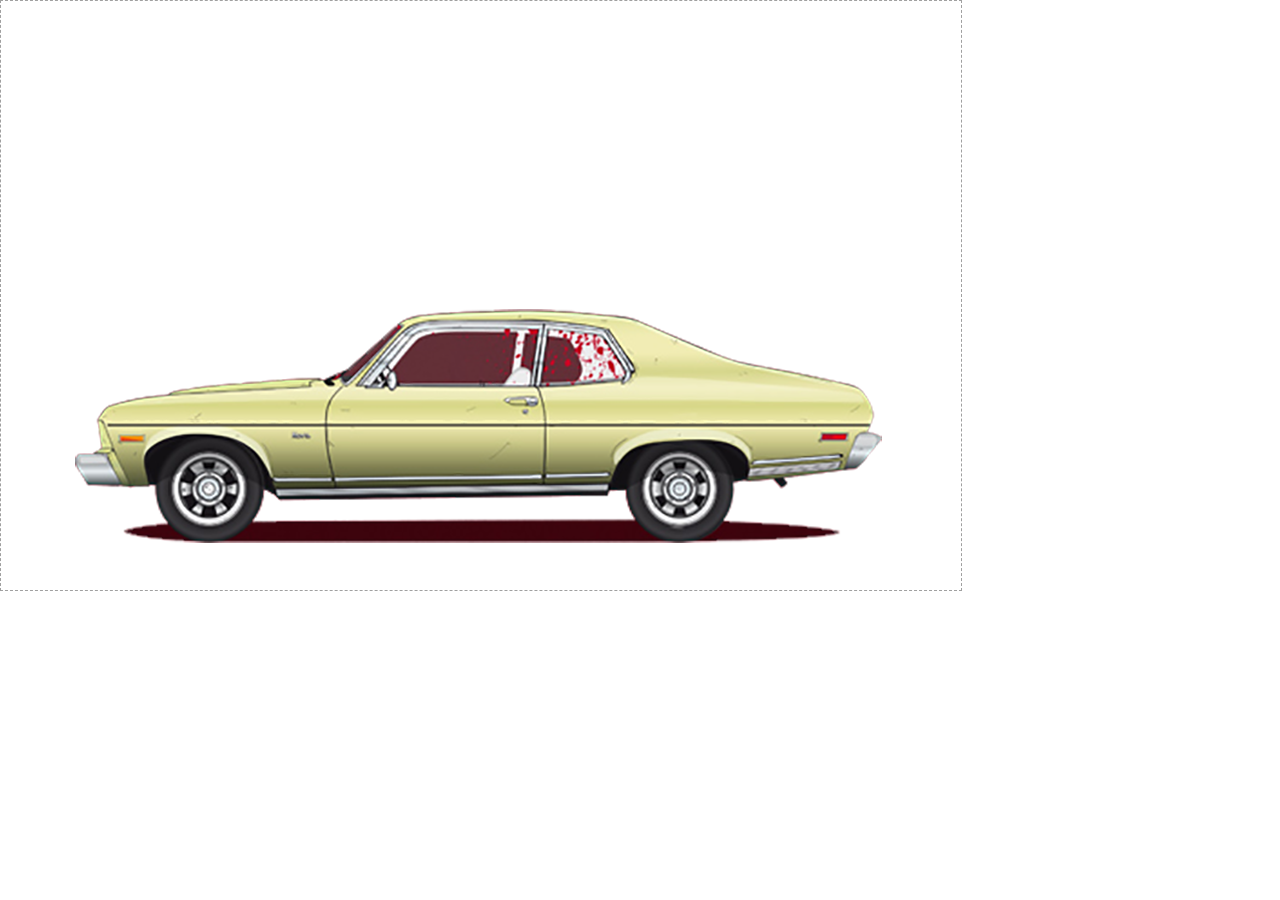
<file: MP08UF02er_estrada/gwd_preview_ani/index.html>
<!DOCTYPE html>
<html><head>
  <meta charset="utf-8">
  <meta name="generator" content="Google Web Designer 1.5.4.0113">
  <meta name="template" content="Banner 2.3.2">
  <meta name="environment" content="gwd-genericad">
  <meta name="viewport" content="width=device-width, initial-scale=1.0">
  <style type="text/css" id="gwd-lightbox-style">.gwd-lightbox {
    overflow: hidden;
    border: 1px dashed rgb(160, 160, 160);
}</style>
  <style type="text/css" id="gwd-text-style">p {
    margin: 0px;
}
h1 {
    margin: 0px;
}
h2 {
    margin: 0px;
}
h3 {
    margin: 0px;
}</style>
  <style type="text/css">html,
body {
    width: 100%;
    height: 100%;
    margin: 0px;
}
.gwd-page-container {
    position: relative;
    width: 100%;
    height: 100%;
}
.gwd-page-content {
    transform: matrix3d(1, 0, 0, 0, 0, 1, 0, 0, 0, 0, 1, 0, 0, 0, 0, 1);
    -webkit-transform: matrix3d(1, 0, 0, 0, 0, 1, 0, 0, 0, 0, 1, 0, 0, 0, 0, 1);
    -moz-transform: matrix3d(1, 0, 0, 0, 0, 1, 0, 0, 0, 0, 1, 0, 0, 0, 0, 1);
    perspective: 1400px;
    -webkit-perspective: 1400px;
    -moz-perspective: 1400px;
    transform-style: preserve-3d;
    -webkit-transform-style: preserve-3d;
    -moz-transform-style: preserve-3d;
    position: absolute;
    background-color: transparent;
}
.gwd-page-wrapper {
    position: absolute;
    transform: translateZ(0px);
    -webkit-transform: translateZ(0px);
    -moz-transform: translateZ(0px);
    background-color: transparent;
}
.gwd-page-size {
    width: 960px;
    height: 589px;
}
.gwd-img-lgwe {
    position: absolute;
    width: 960px;
    height: 589px;
    left: 0px;
    top: 0px;
}
.gwd-page-wrapper {} .gwd-page-wrapper {} .gwd-page-wrapper {} .gwd-page-wrapper {} .gwd-page-wrapper {} .gwd-page-wrapper {} .gwd-page-wrapper {} .gwd-page-wrapper {}@keyframes gwd-empty-animation {
    0% {
        opacity: 0.001;
    }
    100% {
        opacity: 0;
    }
}
@-webkit-keyframes gwd-empty-animation {
    0% {
        opacity: 0.001;
    }
    100% {
        opacity: 0;
    }
}
@-moz-keyframes gwd-empty-animation {
    0% {
        opacity: 0.001;
    }
    100% {
        opacity: 0;
    }
}
#pulp.gwd-play-animation .event-1-animation {
    animation: gwd-empty-animation 1s linear 0s 1 normal forwards;
    -webkit-animation: gwd-empty-animation 1s linear 0s 1 normal forwards;
    -moz-animation: gwd-empty-animation 1s linear 0s 1 normal forwards;
}
#taxi.gwd-play-animation .event-2-animation {
    animation: gwd-empty-animation 1s linear 0s 1 normal forwards;
    -webkit-animation: gwd-empty-animation 1s linear 0s 1 normal forwards;
    -moz-animation: gwd-empty-animation 1s linear 0s 1 normal forwards;
}
#bond.gwd-play-animation .event-3-animation {
    animation: gwd-empty-animation 1s linear 0s 1 normal forwards;
    -webkit-animation: gwd-empty-animation 1s linear 0s 1 normal forwards;
    -moz-animation: gwd-empty-animation 1s linear 0s 1 normal forwards;
}
#ghost.gwd-play-animation .event-4-animation {
    animation: gwd-empty-animation 1s linear 0s 1 normal forwards;
    -webkit-animation: gwd-empty-animation 1s linear 0s 1 normal forwards;
    -moz-animation: gwd-empty-animation 1s linear 0s 1 normal forwards;
}
#bean.gwd-play-animation .event-5-animation {
    animation: gwd-empty-animation 1s linear 0s 1 normal forwards;
    -webkit-animation: gwd-empty-animation 1s linear 0s 1 normal forwards;
    -moz-animation: gwd-empty-animation 1s linear 0s 1 normal forwards;
}
#back.gwd-play-animation .event-6-animation {
    animation: gwd-empty-animation 1s linear 0s 1 normal forwards;
    -webkit-animation: gwd-empty-animation 1s linear 0s 1 normal forwards;
    -moz-animation: gwd-empty-animation 1s linear 0s 1 normal forwards;
}
#rider.gwd-play-animation .event-7-animation {
    animation: gwd-empty-animation 1s linear 0s 1 normal forwards;
    -webkit-animation: gwd-empty-animation 1s linear 0s 1 normal forwards;
    -moz-animation: gwd-empty-animation 1s linear 0s 1 normal forwards;
}
#team.gwd-play-animation .event-8-animation {
    animation: gwd-empty-animation 1s linear 0s 1 normal forwards;
    -webkit-animation: gwd-empty-animation 1s linear 0s 1 normal forwards;
    -moz-animation: gwd-empty-animation 1s linear 0s 1 normal forwards;
}
#break.gwd-play-animation .event-9-animation {
    animation: gwd-empty-animation 1s linear 0s 1 normal forwards;
    -webkit-animation: gwd-empty-animation 1s linear 0s 1 normal forwards;
    -moz-animation: gwd-empty-animation 1s linear 0s 1 normal forwards;
}</style>
  <link href="gwdpage_style.css" data-version="8" data-exports-type="gwd-page" rel="stylesheet">
  <link href="gwdimage_style.css" data-version="7" data-exports-type="gwd-image" rel="stylesheet">
  <link href="gwdpagedeck_style.css" data-version="8" data-exports-type="gwd-pagedeck" rel="stylesheet">
  <script data-source="googbase_min.js" data-version="3" data-exports-type="googbase" type="text/javascript" src="googbase_min.js"></script>
  <script data-source="gwd_webcomponents_min.js" data-version="4" data-exports-type="gwd_webcomponents" type="text/javascript" src="gwd_webcomponents_min.js"></script>
  <script data-source="gwdpage_min.js" data-version="8" data-exports-type="gwd-page" type="text/javascript" src="gwdpage_min.js"></script>
  <script data-source="gwdpagedeck_min.js" data-version="8" data-exports-type="gwd-pagedeck" type="text/javascript" src="gwdpagedeck_min.js"></script>
  <script data-source="gwdgenericad_min.js" data-version="4" data-exports-type="gwd-genericad" type="text/javascript" src="gwdgenericad_min.js"></script>
  <script data-source="gwdimage_min.js" data-version="7" data-exports-type="gwd-image" type="text/javascript" src="gwdimage_min.js"></script>
  <script type="text/javascript" gwd-events="support" src="gwd-events-support.1.0.js"></script>
  <script type="text/javascript" gwd-events="handlers">
    gwd.auto_PulpfictionClick = function(event) {
      // GWD Predefined Function
      gwd.actions.gwdPagedeck.goToPage('pagedeck', 'taxi', 'fade', 1000, 'linear', 'top');
    };
    gwd.auto_TaxidriverClick = function(event) {
      // GWD Predefined Function
      gwd.actions.gwdPagedeck.goToPage('pagedeck', 'bond', 'fade', 1000, 'linear', 'top');
    };
    gwd.auto_GoldfingerClick = function(event) {
      // GWD Predefined Function
      gwd.actions.gwdPagedeck.goToPage('pagedeck', 'ghost', 'fade', 1000, 'linear', 'top');
    };
    gwd.auto_GhostbustersClick = function(event) {
      // GWD Predefined Function
      gwd.actions.gwdPagedeck.goToPage('pagedeck', 'bean', 'fade', 1000, 'linear', 'top');
    };
    gwd.auto_MrbeanClick = function(event) {
      // GWD Predefined Function
      gwd.actions.gwdPagedeck.goToPage('pagedeck', 'back', 'fade', 1000, 'linear', 'top');
    };
    gwd.auto_BacktothefutureClick = function(event) {
      // GWD Predefined Function
      gwd.actions.gwdPagedeck.goToPage('pagedeck', 'rider', 'fade', 1000, 'linear', 'top');
    };
    gwd.auto_KnightriderClick = function(event) {
      // GWD Predefined Function
      gwd.actions.gwdPagedeck.goToPage('pagedeck', 'team', 'fade', 1000, 'linear', 'top');
    };
    gwd.auto_AteamClick = function(event) {
      // GWD Predefined Function
      gwd.actions.gwdPagedeck.goToPage('pagedeck', 'break', 'fade', 1000, 'linear', 'top');
    };
    gwd.auto_BreakingbadClick = function(event) {
      // GWD Predefined Function
      gwd.actions.gwdPagedeck.goToPage('pagedeck', 'pulp', 'fade', 1000, 'linear', 'top');
    };
    gwd.auto_PulpEvent_1 = function(event) {
      // GWD Predefined Function
      gwd.actions.gwdPagedeck.goToPage('pagedeck', 'taxi', 'fade', 1000, 'linear', 'top');
    };
    gwd.auto_TaxiEvent_2 = function(event) {
      // GWD Predefined Function
      gwd.actions.gwdPagedeck.goToPage('pagedeck', 'bond', 'fade', 1000, 'linear', 'top');
    };
    gwd.auto_BondEvent_3 = function(event) {
      // GWD Predefined Function
      gwd.actions.gwdPagedeck.goToPage('pagedeck', 'ghost', 'fade', 1000, 'linear', 'top');
    };
    gwd.auto_GhostEvent_4 = function(event) {
      // GWD Predefined Function
      gwd.actions.gwdPagedeck.goToPage('pagedeck', 'bean', 'fade', 1000, 'linear', 'top');
    };
    gwd.auto_BeanEvent_5 = function(event) {
      // GWD Predefined Function
      gwd.actions.gwdPagedeck.goToPage('pagedeck', 'back', 'fade', 1000, 'linear', 'top');
    };
    gwd.auto_BackEvent_6 = function(event) {
      // GWD Predefined Function
      gwd.actions.gwdPagedeck.goToPage('pagedeck', 'rider', 'fade', 1000, 'linear', 'top');
    };
    gwd.auto_RiderEvent_7 = function(event) {
      // GWD Predefined Function
      gwd.actions.gwdPagedeck.goToPage('pagedeck', 'team', 'fade', 1000, 'linear', 'top');
    };
    gwd.auto_TeamEvent_8 = function(event) {
      // GWD Predefined Function
      gwd.actions.gwdPagedeck.goToPage('pagedeck', 'break', 'fade', 1000, 'linear', 'top');
    };
    gwd.auto_BreakEvent_9 = function(event) {
      // GWD Predefined Function
      gwd.actions.gwdPagedeck.goToPage('pagedeck', 'pulp', 'fade', 1000, 'linear', 'top');
    };
  </script>
  <script type="text/javascript" gwd-events="registration">
    // Código de soporte para la administración de eventos en Google Web Designer
     // Este bloqueo de la secuencia de comandos se genera automáticamente. No lo edite.
    gwd.actions.events.registerEventHandlers = function(event) {
      gwd.actions.events.addHandler('pulpfiction', 'click', gwd.auto_PulpfictionClick, false);
      gwd.actions.events.addHandler('taxidriver', 'click', gwd.auto_TaxidriverClick, false);
      gwd.actions.events.addHandler('goldfinger', 'click', gwd.auto_GoldfingerClick, false);
      gwd.actions.events.addHandler('ghostbusters', 'click', gwd.auto_GhostbustersClick, false);
      gwd.actions.events.addHandler('mrbean', 'click', gwd.auto_MrbeanClick, false);
      gwd.actions.events.addHandler('backtothefuture', 'click', gwd.auto_BacktothefutureClick, false);
      gwd.actions.events.addHandler('knightrider', 'click', gwd.auto_KnightriderClick, false);
      gwd.actions.events.addHandler('ateam', 'click', gwd.auto_AteamClick, false);
      gwd.actions.events.addHandler('breakingbad', 'click', gwd.auto_BreakingbadClick, false);
      gwd.actions.events.addHandler('pulp', 'event-1', gwd.auto_PulpEvent_1, false);
      gwd.actions.events.addHandler('taxi', 'event-2', gwd.auto_TaxiEvent_2, false);
      gwd.actions.events.addHandler('bond', 'event-3', gwd.auto_BondEvent_3, false);
      gwd.actions.events.addHandler('ghost', 'event-4', gwd.auto_GhostEvent_4, false);
      gwd.actions.events.addHandler('bean', 'event-5', gwd.auto_BeanEvent_5, false);
      gwd.actions.events.addHandler('back', 'event-6', gwd.auto_BackEvent_6, false);
      gwd.actions.events.addHandler('rider', 'event-7', gwd.auto_RiderEvent_7, false);
      gwd.actions.events.addHandler('team', 'event-8', gwd.auto_TeamEvent_8, false);
      gwd.actions.events.addHandler('break', 'event-9', gwd.auto_BreakEvent_9, false);
      gwd.actions.timeline.captureAnimationEnd(document.body);
    };
    gwd.actions.events.deregisterEventHandlers = function(event) {
      gwd.actions.events.removeHandler('pulpfiction', 'click', gwd.auto_PulpfictionClick, false);
      gwd.actions.events.removeHandler('taxidriver', 'click', gwd.auto_TaxidriverClick, false);
      gwd.actions.events.removeHandler('goldfinger', 'click', gwd.auto_GoldfingerClick, false);
      gwd.actions.events.removeHandler('ghostbusters', 'click', gwd.auto_GhostbustersClick, false);
      gwd.actions.events.removeHandler('mrbean', 'click', gwd.auto_MrbeanClick, false);
      gwd.actions.events.removeHandler('backtothefuture', 'click', gwd.auto_BacktothefutureClick, false);
      gwd.actions.events.removeHandler('knightrider', 'click', gwd.auto_KnightriderClick, false);
      gwd.actions.events.removeHandler('ateam', 'click', gwd.auto_AteamClick, false);
      gwd.actions.events.removeHandler('breakingbad', 'click', gwd.auto_BreakingbadClick, false);
      gwd.actions.events.removeHandler('pulp', 'event-1', gwd.auto_PulpEvent_1, false);
      gwd.actions.events.removeHandler('taxi', 'event-2', gwd.auto_TaxiEvent_2, false);
      gwd.actions.events.removeHandler('bond', 'event-3', gwd.auto_BondEvent_3, false);
      gwd.actions.events.removeHandler('ghost', 'event-4', gwd.auto_GhostEvent_4, false);
      gwd.actions.events.removeHandler('bean', 'event-5', gwd.auto_BeanEvent_5, false);
      gwd.actions.events.removeHandler('back', 'event-6', gwd.auto_BackEvent_6, false);
      gwd.actions.events.removeHandler('rider', 'event-7', gwd.auto_RiderEvent_7, false);
      gwd.actions.events.removeHandler('team', 'event-8', gwd.auto_TeamEvent_8, false);
      gwd.actions.events.removeHandler('break', 'event-9', gwd.auto_BreakEvent_9, false);
      gwd.actions.timeline.releaseAnimationEnd(document.body);
    };
    document.addEventListener("DOMContentLoaded", gwd.actions.events.registerEventHandlers);
    document.addEventListener("unload", gwd.actions.events.deregisterEventHandlers);
  </script>
</head>

<body>
  <gwd-genericad id="gwd-ad">
    <div is="gwd-pagedeck" class="gwd-page-container" id="pagedeck">
      <div is="gwd-page" id="pulp" class="gwd-page-wrapper gwd-page-size gwd-lightbox" data-gwd-width="960px" data-gwd-height="589px" data-gwd-name="pulp">
        <div class="gwd-page-content gwd-page-size">
          <img is="gwd-image" source="pulp.png" id="pulpfiction" class="gwd-img-lgwe">
          <div class="gwd-animation-event event-1-animation" data-event-name="event-1" data-event-time="1000"></div>
        </div>
      </div>
      <div is="gwd-page" id="taxi" class="gwd-page-wrapper gwd-page-size gwd-lightbox" data-gwd-width="960px" data-gwd-height="589px" data-gwd-name="taxi">
        <div class="gwd-page-content gwd-page-size">
          <img is="gwd-image" source="taxi.png" id="taxidriver" class="gwd-img-lgwe">
          <div class="gwd-animation-event event-2-animation" data-event-name="event-2" data-event-time="1000"></div>
        </div>
      </div>
      <div is="gwd-page" id="bond" class="gwd-page-wrapper gwd-page-size gwd-lightbox" data-gwd-width="960px" data-gwd-height="589px" data-gwd-name="bond">
        <div class="gwd-page-content gwd-page-size">
          <img is="gwd-image" source="bond.png" id="goldfinger" class="gwd-img-lgwe">
          <div class="gwd-animation-event event-3-animation" data-event-name="event-3" data-event-time="1000"></div>
        </div>
      </div>
      <div is="gwd-page" id="ghost" class="gwd-page-wrapper gwd-page-size gwd-lightbox" data-gwd-width="960px" data-gwd-height="589px" data-gwd-name="ghost">
        <div class="gwd-page-content gwd-page-size">
          <img is="gwd-image" source="ghost.png" id="ghostbusters" class="gwd-img-lgwe">
          <div class="gwd-animation-event event-4-animation" data-event-name="event-4" data-event-time="1000"></div>
        </div>
      </div>
      <div is="gwd-page" id="bean" class="gwd-page-wrapper gwd-page-size gwd-lightbox" data-gwd-width="960px" data-gwd-height="589px" data-gwd-name="bean">
        <div class="gwd-page-content gwd-page-size">
          <img is="gwd-image" source="bean.png" id="mrbean" class="gwd-img-lgwe">
          <div class="gwd-animation-event event-5-animation" data-event-name="event-5" data-event-time="1000"></div>
        </div>
      </div>
      <div is="gwd-page" id="back" class="gwd-page-wrapper gwd-page-size gwd-lightbox" data-gwd-width="960px" data-gwd-height="589px" data-gwd-name="back">
        <div class="gwd-page-content gwd-page-size">
          <img is="gwd-image" source="back.png" id="backtothefuture" class="gwd-img-lgwe">
          <div class="gwd-animation-event event-6-animation" data-event-name="event-6" data-event-time="1000"></div>
        </div>
      </div>
      <div is="gwd-page" id="rider" class="gwd-page-wrapper gwd-page-size gwd-lightbox" data-gwd-width="960px" data-gwd-height="589px" data-gwd-name="rider">
        <div class="gwd-page-content gwd-page-size">
          <img is="gwd-image" source="rider.png" id="knightrider" class="gwd-img-lgwe">
          <div class="gwd-animation-event event-7-animation" data-event-name="event-7" data-event-time="1000"></div>
        </div>
      </div>
      <div is="gwd-page" id="team" class="gwd-page-wrapper gwd-page-size gwd-lightbox" data-gwd-width="960px" data-gwd-height="589px" data-gwd-name="team">
        <div class="gwd-page-content gwd-page-size">
          <img is="gwd-image" source="team.png" id="ateam" class="gwd-img-lgwe">
          <div class="gwd-animation-event event-8-animation" data-event-name="event-8" data-event-time="1000"></div>
        </div>
      </div>
      <div is="gwd-page" id="break" class="gwd-page-wrapper gwd-page-size gwd-lightbox" data-gwd-width="960px" data-gwd-height="589px" data-gwd-name="break" style="">
        <div class="gwd-page-content gwd-page-size">
          <img is="gwd-image" source="break.png" id="breakingbad" class="gwd-img-lgwe">
          <div class="gwd-animation-event event-9-animation" data-event-name="event-9" data-event-time="1000"></div>
        </div>
      </div>
    </div>
  </gwd-genericad>
  <script type="text/javascript" id="gwd-init-code">
    (function() {
      var gwdAd = document.getElementById('gwd-ad');

      /**
       * Handles the DOMContentLoaded event. The DOMContentLoaded event is
       * fired when the document has been completely loaded and parsed.
       */
      function handleDomContentLoaded(event) {

      }

      /**
       * Handles the WebComponentsReady event. This event is fired when all
       * custom elements have been registered and upgraded.
       */
      function handleWebComponentsReady(event) {
        // Start the Ad lifecycle.
        setTimeout(function() {
          gwdAd.initAd();
        }, 0);
      }

      /**
       * Handles the event that is dispatched after the Ad has been
       * initialized and before the default page of the Ad is shown.
       */
      function handleAdInitialized(event) {}

      window.addEventListener('DOMContentLoaded',
        handleDomContentLoaded, false);
      window.addEventListener('WebComponentsReady',
        handleWebComponentsReady, false);
      window.addEventListener('adinitialized',
        handleAdInitialized, false);
    })();
  </script>


</body></html>
</file>
<file: css/style.css>
*{
    padding: 0;
    margin: 0;
    text-decoration: none;
    text-shadow: 0 0 15px rgb(224, 207, 255);
}
html, body {
    width: 100%;
    height: 100%;
    font-family: "Nunito", sans-serif;
    font-optical-sizing: auto;
    text-shadow: 0 0 15px rgb(224, 207, 255);
}
nav{
    position: fixed;
    height: 60px;
    top: 0;
    left:0;
    right: 0;
    background: rgba(41, 24, 96, 0.75);
    z-index: 500;
}
h1{
    text-align: center;
    line-height: 150px;
    color: rgb(255, 255, 255);
    padding-top: 0px;
    position: absolute;
    display: block;
    top: 50%;
    left: 50%;
    transform: translate(-50%,-50%);
    font-size: 12.375rem;
    z-index: 500;
    text-shadow: 0 0 15px rgb(224, 207, 255);
}
h2{
    text-align: center;
    color: rgb(255, 255, 255);
    padding-top: 150px;
    font-size:3.125rem;
    text-shadow: 0 0 15px rgb(217, 196, 255);
}
h3{
    text-align: center;
    color: rgb(255, 255, 255);
    padding-top: 150px;
    font-size:3.125rem;
    text-shadow: 0 0 25px rgb(176, 102, 205);
}


h1:hover{
    animation: girillo 2s ;
}
nav li{
    display: inline-block;
    margin: 15px 40px 0px 40px;
    color: rgb(255, 255, 255);
    font-size: 1.563rem;
}
nav li:hover{
    animation: meneo 0.15s ease-in infinite;
    text-shadow: 0 0 15px rgb(224, 207, 255);
}
.p2 li{
    height: 300px;
    width: 270px;
    border-radius: 20px;
    background: rgb(76,59,181);
    background: linear-gradient(0deg, rgb(74, 61, 163) 0%, rgb(183, 169, 231) 64%);
    margin: 20px;
    line-height: 3;
    font-size: 1.875rem;
    color: rgb(255, 255, 255);
    box-shadow: 5px 5px 5px rgb(69, 67, 127);
    text-align: center;
    display: inline-block;
}
.p2 img {
    width: 45px;
    height: 40px;
    position: relative;
    float: left;
    bottom:-25px;
    right: -20px;
}
.p2 li:hover{
    opacity: 65%;
    animation: plun 10s;
    
}
.p2 ul{
    list-style: none;
    width: 1360px;
    margin: 0 auto;
    padding-top: 50px;
}
.p3 li{
    height: 150px;
    width: 350px;
    border-radius: 20px;
    background: rgb(170,151,228);
    background: linear-gradient(0deg, rgba(170,151,228,1) 0%, rgba(242,232,255,1) 49%);
    margin: 30px;
    list-style: none;
    line-height: 3.5;
    font-size: 40px;
    color: rgb(66, 49, 124,0.75);
    box-shadow: 5px 5px 5px rgb(69, 67, 127);
    text-align: center;
    display: inline-block;
}
.p3 ul{
    padding-top: 50px;
}
svg{
    float: left;
    fill: rgb(76,59,181);
    margin-top: 20px;
    padding-left: 20px;
}

.p3 li:hover{
    opacity: 75%;
    animation: meneo 0.15s ease-in infinite;
    box-shadow: 0 0 20px rgb(92, 66, 139);
}
.scara img{
    width: 190px;
    height: 190px;
    position: relative;
    top: -5px;
    left: 50px;
    opacity: 90%;
}
.pagina{
    position: relative;
    height: 100%;
    text-align: center;
    
}

.p2{
    background: rgb(220,193,255);
    background: linear-gradient(0deg, rgb(224, 207, 255) 37%, rgba(191,166,228,1) 59%, rgba(161,138,199,1) 68%, rgba(92,74,134,1) 87%, rgba(35,22,80,1)100%, rgba(35,22,80,1) 100%);
}
.p3{
    background-image: url(../img/est3.png);
    background-size: 160px;
    background-position: 30px;
    background-color: rgb(224, 207, 255);
    
}


@keyframes move {
    100% {
        transform: translate3d(0, 0, 1px) rotate(360deg);
    }
}

.background {
    position: fixed;
    width: 100vw;
    height: 100vh;
    top: 0;
    left: 0;
    background: rgb(35,22,80);

overflow: hidden;
}

.background span {
    width: 3vmin;
    height: 3vmin;
    border-radius: 3vmin;
    backface-visibility: hidden;
    position: absolute;
    animation: move;
    animation-duration: 25;
    animation-timing-function: linear;
    animation-iteration-count: infinite;
}


.background span:nth-child(0) {
    color: #362a60;
    top: 16%;
    left: 94%;
    animation-duration: 50s;
    animation-delay: -30s;
    transform-origin: -8vw -10vh;
    box-shadow: 6vmin 0 1.591313337015225vmin currentColor;
}
.background span:nth-child(1) {
    color: #362a60;
    top: 63%;
    left: 44%;
    animation-duration: 11s;
    animation-delay: -7s;
    transform-origin: 21vw -5vh;
    box-shadow: 6vmin 0 0.7638106989781246vmin currentColor;
}
.background span:nth-child(2) {
    color: #9d5cff;
    top: 39%;
    left: 42%;
    animation-duration: 14s;
    animation-delay: -8s;
    transform-origin: 4vw -19vh;
    box-shadow: -6vmin 0 1.3060721174477044vmin currentColor;
}
.background span:nth-child(3) {
    color: #9d5cff;
    top: 45%;
    left: 16%;
    animation-duration: 48s;
    animation-delay: -8s;
    transform-origin: 8vw 7vh;
    box-shadow: 6vmin 0 1.041700517770643vmin currentColor;
}
.background span:nth-child(4) {
    color: #9d5cff;
    top: 1%;
    left: 23%;
    animation-duration: 27s;
    animation-delay: -21s;
    transform-origin: -14vw -9vh;
    box-shadow: 6vmin 0 1.0404300926133805vmin currentColor;
}
.background span:nth-child(5) {
    color: #dbc7ff;
    top: 73%;
    left: 88%;
    animation-duration: 55s;
    animation-delay: -48s;
    transform-origin: -19vw 14vh;
    box-shadow: 6vmin 0 1.1028667913697152vmin currentColor;
}
.background span:nth-child(6) {
    color: #362a60;
    top: 26%;
    left: 97%;
    animation-duration: 44s;
    animation-delay: -13s;
    transform-origin: -22vw 16vh;
    box-shadow: 6vmin 0 1.1340816783333705vmin currentColor;
}
.background span:nth-child(7) {
    color: #362a60;
    top: 4%;
    left: 8%;
    animation-duration: 15s;
    animation-delay: -1s;
    transform-origin: -11vw -1vh;
    box-shadow: -6vmin 0 0.9371594270019312vmin currentColor;
}
.background span:nth-child(8) {
    color: #9d5cff;
    top: 75%;
    left: 32%;
    animation-duration: 53s;
    animation-delay: -10s;
    transform-origin: -12vw -6vh;
    box-shadow: 6vmin 0 1.2817411324052008vmin currentColor;
}
.background span:nth-child(9) {
    color: #362a60;
    top: 74%;
    left: 60%;
    animation-duration: 48s;
    animation-delay: -33s;
    transform-origin: -16vw -1vh;
    box-shadow: 6vmin 0 1.7424809533959416vmin currentColor;
}
.background span:nth-child(10) {
    color: #362a60;
    top: 73%;
    left: 24%;
    animation-duration: 30s;
    animation-delay: -48s;
    transform-origin: 3vw -7vh;
    box-shadow: -6vmin 0 1.602377659329988vmin currentColor;
}
.background span:nth-child(11) {
    color: #362a60;
    top: 41%;
    left: 3%;
    animation-duration: 6s;
    animation-delay: -20s;
    transform-origin: -13vw -24vh;
    box-shadow: -6vmin 0 0.7654516982142714vmin currentColor;
}
.background span:nth-child(12) {
    color: #9d5cff;
    top: 87%;
    left: 96%;
    animation-duration: 28s;
    animation-delay: -4s;
    transform-origin: 5vw -8vh;
    box-shadow: 6vmin 0 1.403843806899651vmin currentColor;
}
.background span:nth-child(13) {
    color: #362a60;
    top: 64%;
    left: 74%;
    animation-duration: 32s;
    animation-delay: -10s;
    transform-origin: 23vw 20vh;
    box-shadow: 6vmin 0 1.4102196372443567vmin currentColor;
}
.background span:nth-child(14) {
    color: #9d5cff;
    top: 27%;
    left: 26%;
    animation-duration: 5s;
    animation-delay: -43s;
    transform-origin: 11vw -14vh;
    box-shadow: -6vmin 0 1.1373860704449628vmin currentColor;
}
.background span:nth-child(15) {
    color: #9d5cff;
    top: 100%;
    left: 69%;
    animation-duration: 54s;
    animation-delay: -42s;
    transform-origin: -18vw -18vh;
    box-shadow: -6vmin 0 0.8580291387440591vmin currentColor;
}
.background span:nth-child(16) {
    color: #9d5cff;
    top: 38%;
    left: 15%;
    animation-duration: 47s;
    animation-delay: -17s;
    transform-origin: -2vw -9vh;
    box-shadow: -6vmin 0 1.6521870909410086vmin currentColor;
}
.background span:nth-child(17) {
    color: #9d5cff;
    top: 11%;
    left: 40%;
    animation-duration: 13s;
    animation-delay: -5s;
    transform-origin: 1vw -1vh;
    box-shadow: -6vmin 0 1.3183293802571232vmin currentColor;
}
.background span:nth-child(18) {
    color: #9d5cff;
    top: 85%;
    left: 26%;
    animation-duration: 40s;
    animation-delay: -23s;
    transform-origin: 2vw 7vh;
    box-shadow: 6vmin 0 1.0809306266793615vmin currentColor;
}
.background span:nth-child(19) {
    color: #dbc7ff;
    top: 19%;
    left: 44%;
    animation-duration: 32s;
    animation-delay: -1s;
    transform-origin: 22vw 21vh;
    box-shadow: 6vmin 0 1.2702524078389545vmin currentColor;
}
.background span:nth-child(20) {
    color: #dbc7ff;
    top: 28%;
    left: 10%;
    animation-duration: 38s;
    animation-delay: -13s;
    transform-origin: -1vw 4vh;
    box-shadow: 6vmin 0 0.798946607449283vmin currentColor;
}
.background span:nth-child(21) {
    color: #362a60;
    top: 64%;
    left: 73%;
    animation-duration: 30s;
    animation-delay: -5s;
    transform-origin: -15vw 11vh;
    box-shadow: -6vmin 0 1.1494512415873848vmin currentColor;
}
.background span:nth-child(22) {
    color: #dbc7ff;
    top: 19%;
    left: 77%;
    animation-duration: 29s;
    animation-delay: -28s;
    transform-origin: 15vw -2vh;
    box-shadow: 6vmin 0 0.7558108243054336vmin currentColor;
}
.background span:nth-child(23) {
    color: #dbc7ff;
    top: 12%;
    left: 62%;
    animation-duration: 46s;
    animation-delay: -10s;
    transform-origin: -7vw -20vh;
    box-shadow: 6vmin 0 1.1770371362656302vmin currentColor;
}
.background span:nth-child(24) {
    color: #dbc7ff;
    top: 86%;
    left: 38%;
    animation-duration: 42s;
    animation-delay: -36s;
    transform-origin: -2vw -4vh;
    box-shadow: 6vmin 0 0.8478487793573912vmin currentColor;
}
.background span:nth-child(25) {
    color: #9d5cff;
    top: 48%;
    left: 36%;
    animation-duration: 46s;
    animation-delay: -37s;
    transform-origin: 6vw 20vh;
    box-shadow: -6vmin 0 1.3485336160067591vmin currentColor;
}
.background span:nth-child(26) {
    color: #362a60;
    top: 68%;
    left: 40%;
    animation-duration: 14s;
    animation-delay: -33s;
    transform-origin: 14vw 15vh;
    box-shadow: 6vmin 0 1.3459227781314833vmin currentColor;
}
.background span:nth-child(27) {
    color: #362a60;
    top: 8%;
    left: 8%;
    animation-duration: 24s;
    animation-delay: -26s;
    transform-origin: 13vw -15vh;
    box-shadow: 6vmin 0 1.66168695337415vmin currentColor;
}
.background span:nth-child(28) {
    color: #dbc7ff;
    top: 46%;
    left: 82%;
    animation-duration: 11s;
    animation-delay: -16s;
    transform-origin: 18vw 18vh;
    box-shadow: -6vmin 0 0.780133487950367vmin currentColor;
}
.background span:nth-child(29) {
    color: #9d5cff;
    top: 15%;
    left: 46%;
    animation-duration: 55s;
    animation-delay: -23s;
    transform-origin: 8vw 6vh;
    box-shadow: -6vmin 0 1.0690219887177854vmin currentColor;
}
.background span:nth-child(30) {
    color: #362a60;
    top: 50%;
    left: 12%;
    animation-duration: 19s;
    animation-delay: -30s;
    transform-origin: -21vw 15vh;
    box-shadow: -6vmin 0 1.7336353223343484vmin currentColor;
}
.background span:nth-child(31) {
    color: #362a60;
    top: 80%;
    left: 65%;
    animation-duration: 13s;
    animation-delay: -40s;
    transform-origin: -21vw -7vh;
    box-shadow: 6vmin 0 1.0087010958812308vmin currentColor;
}
.background span:nth-child(32) {
    color: #9d5cff;
    top: 62%;
    left: 74%;
    animation-duration: 20s;
    animation-delay: -46s;
    transform-origin: -24vw -19vh;
    box-shadow: 6vmin 0 1.4797968434088864vmin currentColor;
}
.background span:nth-child(33) {
    color: #9d5cff;
    top: 45%;
    left: 52%;
    animation-duration: 22s;
    animation-delay: -19s;
    transform-origin: 23vw 20vh;
    box-shadow: -6vmin 0 0.8950743913842858vmin currentColor;
}
.background span:nth-child(34) {
    color: #362a60;
    top: 43%;
    left: 19%;
    animation-duration: 38s;
    animation-delay: -17s;
    transform-origin: 23vw -5vh;
    box-shadow: 6vmin 0 0.7592695444676285vmin currentColor;
}
.background span:nth-child(35) {
    color: #9d5cff;
    top: 23%;
    left: 52%;
    animation-duration: 15s;
    animation-delay: -49s;
    transform-origin: -19vw 22vh;
    box-shadow: -6vmin 0 1.7354985529422198vmin currentColor;
}
.background span:nth-child(36) {
    color: #9d5cff;
    top: 86%;
    left: 80%;
    animation-duration: 47s;
    animation-delay: -27s;
    transform-origin: -18vw -9vh;
    box-shadow: -6vmin 0 1.7309154976192935vmin currentColor;
}
.background span:nth-child(37) {
    color: #dbc7ff;
    top: 2%;
    left: 12%;
    animation-duration: 8s;
    animation-delay: -19s;
    transform-origin: 11vw 0vh;
    box-shadow: -6vmin 0 1.1752167512683498vmin currentColor;
}
.background span:nth-child(38) {
    color: #9d5cff;
    top: 62%;
    left: 58%;
    animation-duration: 29s;
    animation-delay: -21s;
    transform-origin: 21vw 24vh;
    box-shadow: -6vmin 0 1.0231820738718025vmin currentColor;
}
.background span:nth-child(39) {
    color: #dbc7ff;
    top: 55%;
    left: 80%;
    animation-duration: 44s;
    animation-delay: -10s;
    transform-origin: 5vw -13vh;
    box-shadow: -6vmin 0 1.1226301133883965vmin currentColor;
}
.background span:nth-child(40) {
    color: #9d5cff;
    top: 55%;
    left: 34%;
    animation-duration: 32s;
    animation-delay: -20s;
    transform-origin: -1vw -18vh;
    box-shadow: -6vmin 0 1.469084249563275vmin currentColor;
}
.background span:nth-child(41) {
    color: #dbc7ff;
    top: 14%;
    left: 52%;
    animation-duration: 20s;
    animation-delay: -34s;
    transform-origin: 6vw 7vh;
    box-shadow: -6vmin 0 1.1385777410361342vmin currentColor;
}
.background span:nth-child(42) {
    color: #9d5cff;
    top: 51%;
    left: 82%;
    animation-duration: 52s;
    animation-delay: -33s;
    transform-origin: -16vw 15vh;
    box-shadow: -6vmin 0 0.9332465877863849vmin currentColor;
}
.background span:nth-child(43) {
    color: #362a60;
    top: 31%;
    left: 29%;
    animation-duration: 6s;
    animation-delay: -12s;
    transform-origin: 7vw -16vh;
    box-shadow: -6vmin 0 1.277665979052351vmin currentColor;
}
.background span:nth-child(44) {
    color: #dbc7ff;
    top: 29%;
    left: 87%;
    animation-duration: 14s;
    animation-delay: -37s;
    transform-origin: 1vw 8vh;
    box-shadow: 6vmin 0 0.9679548815237735vmin currentColor;
}
.background span:nth-child(45) {
    color: #dbc7ff;
    top: 68%;
    left: 76%;
    animation-duration: 29s;
    animation-delay: -17s;
    transform-origin: 23vw 20vh;
    box-shadow: 6vmin 0 1.3111688638186692vmin currentColor;
}
.background span:nth-child(46) {
    color: #362a60;
    top: 75%;
    left: 2%;
    animation-duration: 36s;
    animation-delay: -23s;
    transform-origin: 18vw 10vh;
    box-shadow: -6vmin 0 1.1249999050108377vmin currentColor;
}
.background span:nth-child(47) {
    color: #dbc7ff;
    top: 76%;
    left: 28%;
    animation-duration: 28s;
    animation-delay: -5s;
    transform-origin: -19vw -17vh;
    box-shadow: -6vmin 0 0.9988436715174172vmin currentColor;
}
.background span:nth-child(48) {
    color: #dbc7ff;
    animation-duration: 18s;
    animation-delay: -8s;
    transform-origin: -18vw -17vh;
    box-shadow: 6vmin 0 1.1387123348756263vmin currentColor;
}
.background span:nth-child(49) {
    color: #9d5cff;
    animation-duration: 40s;
    animation-delay: -49s;
    transform-origin: -5vw -9vh;
    box-shadow: 6vmin 0 1.168933304906304vmin currentColor;
}
.background span:nth-child(50) {
    color: #9d5cff;
    animation-duration: 20s;
    animation-delay: -49s;
    transform-origin: -5vw -9vh;
    box-shadow: 6vmin 0 1.168933304906304vmin currentColor;
}


.cick span {
    width: 2vmin;
    height: 2vmin;
    border-radius: 3vmin;
    backface-visibility: hidden;
    position: absolute;
    animation: move;
    animation-duration: 5;
    animation-timing-function: linear;
    animation-iteration-count: infinite;
    
}


.cick span:nth-child(0) {
    color: #362a60;
    top: 16%;
    left: 94%;
    animation-duration: 10s;
    animation-delay: -30s;
    transform-origin: -8vw -10vh;
    box-shadow: 6vmin 0 1.591313337015225vmin currentColor;
}
.cick span:nth-child(1) {
    color: #362a60;
    top: 63%;
    left: 44%;
    animation-duration: 11s;
    animation-delay: -7s;
    transform-origin: 21vw -5vh;
    box-shadow: 6vmin 0 0.7638106989781246vmin currentColor;
}
.cick span:nth-child(2) {
    color: #9d5cff;
    top: 39%;
    left: 42%;
    animation-duration: 14s;
    animation-delay: -8s;
    transform-origin: 4vw -19vh;
    box-shadow: -6vmin 0 1.3060721174477044vmin currentColor;
}
.background span:nth-child(3) {
    color: #9d5cff;
    top: 45%;
    left: 16%;
    animation-duration: 28s;
    animation-delay: -8s;
    transform-origin: 8vw 7vh;
    box-shadow: 6vmin 0 1.041700517770643vmin currentColor;
}
.background span:nth-child(4) {
    color: #9d5cff;
    top: 1%;
    left: 23%;
    animation-duration: 27s;
    animation-delay: -21s;
    transform-origin: -14vw -9vh;
    box-shadow: 6vmin 0 1.0404300926133805vmin currentColor;
}
.cick span:nth-child(5) {
    color: #dbc7ff;
    top: 73%;
    left: 88%;
    animation-duration: 35s;
    animation-delay: -48s;
    transform-origin: -19vw 14vh;
    box-shadow: 6vmin 0 1.1028667913697152vmin currentColor;
}
.cick span:nth-child(6) {
    color: #362a60;
    top: 26%;
    left: 97%;
    animation-duration: 24s;
    animation-delay: -13s;
    transform-origin: -22vw 16vh;
    box-shadow: 6vmin 0 1.1340816783333705vmin currentColor;
}
.cick span:nth-child(7) {
    color: #d2c6ff;
    top: 4%;
    left: 8%;
    animation-duration: 5s;
    animation-delay: -1s;
    transform-origin: -11vw -1vh;
    box-shadow: -6vmin 0 0.9371594270019312vmin currentColor;
}
.cick span:nth-child(8) {
    color: #9d5cff;
    top: 75%;
    left: 32%;
    animation-duration: 33s;
    animation-delay: -10s;
    transform-origin: -12vw -6vh;
    box-shadow: 6vmin 0 1.2817411324052008vmin currentColor;
}
.cick span:nth-child(9) {
    color: #b49fff;
    top: 74%;
    left: 60%;
    animation-duration: 8s;
    animation-delay: -33s;
    transform-origin: -16vw -1vh;
    box-shadow: 6vmin 0 1.7424809533959416vmin currentColor;
}
.cick span:nth-child(10) {
    color: #eee9ff;
    top: 73%;
    left: 24%;
    animation-duration: 10s;
    animation-delay: -48s;
    transform-origin: 3vw -7vh;
    box-shadow: -6vmin 0 1.602377659329988vmin currentColor;
}

@keyframes plun {
    0% {
        transform: translateY(5px);
   }
    100% {
        transform: translateY(0px);
   }
}
@keyframes girillo {
    0% {
        transform: translate(-50%,-50%) rotateZ(360deg);
   }
    100% {
        transform: translate(-50%,-50%) rotateZ(0deg);
   }
}
@keyframes giro {
    0% {
        transform:rotateZ(360deg);
   }
    100% {
        transform:rotateZ(0deg);
   }
}
@keyframes meneo {
    0% {
        transform: rotateZ(10deg);
   }
    50% {
        transform: rotateZ(-10deg);
   }
    100% {
        transform: rotateZ(0deg);
   }
}
@media screen and (max-width: 480px) {
    html, body {
        height: 100%;
        width: 100%;
        font-family: "Nunito", sans-serif;
        font-optical-sizing: auto;
   }
    .nav{
        position: fixed;
        height: 15px;
        text-align: center;
   }
    nav li{
        margin: 9px 10px 0px 10px;
        line-height: 3;
        font-size: 0.813rem;
        text-align: center;
   }
    h1{
        font-size: 4.063rem;
   }
    h2{
        padding-top: 45px;
        font-size: 0.938rem;
   }
    h3{
        padding-top: 550px;
        font-size: 0.938rem;
   }
    .p2 li{
        height: 100px;
        width: 150px;
        border-radius: 20px;
        margin: 10px;
        text-align: center;
        font-size: 0.625rem;
   }
    .p2 img {
        width: 23px;
        height: 20px;
        position: relative;
        float: left;
        bottom:-10px;
        right: -13px;
   }
    .p2 ul{
        width: 100%;
        padding-top: 0px;
        margin: 0px auto;
   }
    .scara img{
        width: 60px;
        height: 60px;
        position: relative;
        top: -10px;
        left: 50px;
        opacity: 100%;
   }
    .p3 li{
        height: 90px;
        width: 200px;
        border-radius: 10px;
        background: rgb(170,151,228);
        background: linear-gradient(0deg, rgba(170,151,228,1) 0%, rgba(242,232,255,1) 49%);
        margin: 20px;
        list-style: none;
        line-height: 4.5;
        font-size: 1.25rem;
        color: rgb(66, 49, 124,0.75);
        box-shadow: 5px 5px 5px rgb(69, 67, 127);
        text-align: center;
        display: inline-block;
    
   }
    .p3 ul{
        padding-top: 40px;
        width: 100%;
   }
    svg{
        float: left;
        height: 50px;
        width: 50px;
   }
    .p1{
        background-image: url(../img/est2.png);
        background-size: 100px;
        background-position: 10px;
        background-color: rgb(35, 22, 80);
   }
    .p2{
        height: 800px;
        background: rgb(220,193,255);
        background: linear-gradient(0deg, rgb(224, 207, 255) 37%, rgba(191,166,228,1) 59%, rgba(161,138,199,1) 68%, rgba(92,74,134,1) 87%, rgba(35,22,80,1) 100%, rgba(35,22,80,1) 100%);
   }
    .p3{
        height: 650px;
        background-image: url(../img/est3.png);
        background-size: 90px;
        background-position: 30px;
        background-color: rgb(224, 207, 255);
   }
}
</file>
<file: M08UF02002_photoshop/css/style.css>
*{
    margin: 0;
    padding: 0;
    position: relative;

}


.logo{
    width: 200px;
    height: 200px;
    background-color: rgb(41, 63, 106);
    border-radius: 30px;
    text-align: center;
    font-size: 120px;
    font-family: sans-serif;
    color: #6cb8ff;
    font-weight: 700;
    margin: 50px auto;
    line-height: 1.65;
}

.fil {
    width: 150px;
    height: 200px;
    margin: 10px;
    float: left;
}
.filtres, .fusions{
    width: 850px;
    margin: 0 auto;
    overflow: hidden;

}
h1{
    text-align: center;
    font-family: 'Lucida Sans', 'Lucida Sans Regular', 'Lucida Grande', 'Lucida Sans Unicode', Geneva, Verdana, sans-serif;
    font-size: 16px;
    margin: 40px 0px 0px 0px ;
    background: #6cb8ff;
}
h2{
    text-align: center;
    font-family: 'Lucida Sans', 'Lucida Sans Regular', 'Lucida Grande', 'Lucida Sans Unicode', Geneva, Verdana, sans-serif;
    font-size: 16px;
    margin: 40px 0px 0px 0px ;
   
}
.imatge{
    width: 130px;
    height: 150px;
    background-image: url(../img/mango-produc-01.png);
    background-size: 100%;
    background-repeat: no-repeat;
    background-position: center;
    margin: auto;
}
.superposada{
    width: 130px;
    height: 150px;
    background-image: url(../img/radish.png);
    background-size: 100%;
    background-repeat: no-repeat;
    background-position: center;
    margin: auto;
}

/*--------------------Filtres*-------------------*/

.desenfoc .imatge{
    filter: blur(5px);
}
.lluminositat .imatge{
    filter: brightness(0.5);
}
.contrast .imatge{
    filter: contrast(0.5);
}
.ombra .imatge{
    filter: drop-shadow(10px 5px 5px rgb(140, 190, 190));
}
.grisos .imatge{
    filter: grayscale(50%);
}
.to-saturacio .imatge{
    filter: hue-rotate(50deg);
}
.invertir .imatge{
    filter: invert(75%);
}
.opacitat .imatge{
    filter: opacity(60%);
}
.saturacio .imatge{
    filter: saturate(50%);
}
.sepia .imatge{
    filter: sepia(50%);
}

/*--------------------Fusions*-------------------*/

.multiplicar .superposada {
    mix-blend-mode: multiply; 
}
.trama .superposada {
    mix-blend-mode: screen; 
}
.superposar .superposada {
    mix-blend-mode: overlay; 
}
.enfonsquir .superposada {
    mix-blend-mode: darken; 
}
.aclarar .superposada {
    mix-blend-mode: lighten; 
}
.colormesfosc .superposada {
    mix-blend-mode: color-dodge; 
}
.colormesclar .superposada {
    mix-blend-mode: color-burn; 
}
.llumintensa .superposada {
    mix-blend-mode: hard-light; 
}
.diferencia .superposada {
    mix-blend-mode: soft-light; 
}
.exclusio .superposada {
    mix-blend-mode: exclusion; 
}
.to .superposada {
    mix-blend-mode: hue; 
}
.saturació .superposada {
    mix-blend-mode: saturation; 
}
.color .superposada {
    mix-blend-mode: color; 
}
.lluminositat .superposada {
    mix-blend-mode: multiply; 
}
.multiplicar .superposada {
    mix-blend-mode: luminosity; 
}

/*--------------------Tirador-------------------*/
input{
    width: 130px;
    margin: auto;
}

input[type=range]{
    -webkit-appearance:none;
    background: transparent;
}

input[type=range]::-webkit-slider-thumb {
    -webkit-appearance:none;
}

input[type=range]::-webkit-slider-thumb{
    border: 0px solid black;
    height: 16px;
    width: 16px;
    border-radius: 50%;
    background: rgb(135, 97, 184);
    box-shadow: 1px 1px 1px indigo;
    margin-top: -4px
}
input[type=range]::-webkit-slider-runnable-track {
    width: 100%;
    height: 8px;
    cursor: pointer;
    background: #cbe6ff;
    border-radius: 4px;
    box-shadow: inset 1px 1px 1px indigo;
}
input[type=checkbox] {
    -webkit-appearance:none;
    background: transparent;
}
input[type=checkbox] {
   width: 20px;
   height: 12px;
   border: 1px solid black;
   margin: 0 auto;
   background: #cbe6ff;
   border-radius: 6px;
}
input[type=checkbox]::before {
    content: "";
    display: block;
    width: 10px;
    height: 10px;
    background: #6cb8ff;
    border-radius: 50%;
}
input[type=checkbox]:checked:before {
    position: relative;
    left: 8px;
    
}
</file>
<file: MP08U02003_estradaC_responsive/css/style.css>
:root{
    --color0: #8BBEB2;
    --color1: #18314F;
    --color2: #384E77;
    --color3: #E6F9AF;
    --colorB: rgb(174, 167, 239);
}

@font-face {
    font-family: 'VIRUST';
    src: url('../fonts/VIRUST/VIRUSTRegular.eot');
    src: url('../fonts/VIRUST/VIRUSTRegular.eot?#iefix') format('embedded-opentype'),
        url('../fonts/VIRUST/VIRUSTRegular.woff2') format('woff2'),
        url('../fonts/VIRUST/VIRUSTRegular.woff') format('woff'),
        url('../fonts/VIRUST/VIRUSTRegular.ttf') format('truetype'),
        url('../fonts/VIRUST/VIRUSTRegular.svg#VIRUSTRegular') format('svg');
    font-weight: normal;
    font-style: normal;
    font-display: swap;
}


h1{
    padding-top: 20px;
    text-align: center;
    font-family: 'VIRUST';
    font-weight: normal;
    font-style: normal;}
p{
padding: 1rem;
background: var(--color0);
overflow: hidden;

}
.progres{
    height: 10px;
    width: 100vw;
    position: fixed;
    top:0;
    left: 0;
    right: 0;
    background-color: var(--colorB);
    scale: 0 1;
    animation: analitzador linear;
    
        -o-animation-timeline: scroll() ;
       -moz-animation-timeline: scroll();
    -webkit-animation-timeline: scroll();
           animation-timeline: scroll(y);
    transform-origin: left;

}

@keyframes analitzador{
    to{
        scale: 1 1;

    }
}

@media screen and (max-width: 480px) {
    /* aqui va el disseny per smarphone*/
    body{
        background: var(--color1);
    }
    h1{
        font-size: 1rem;
    }
}

@media screen and (min-width: 481px) and (max-width:1279px){
    /* aqui va el disseny per tablet*/
    body{
        background:var(--color2);
        
    }
    h1{
        font-size: 2rem;
    }
}

@media screen and (min-width: 1280px){
    body{
        background: var(--color3);
        
    }
    h1{
        font-size: 4rem;
    }
    p{
        columns: 2;
    }
    /* aqui va el disseny per ordinador*/
}
</file>
<file: MP08UF1005_estradaC_escacs /index.css>
/*  position static, no posicional
            position relative, posicioat respecte d'un mateix
            position, absolute posicionat respecte d'un lloc fix
            position, fixed posicionat respecte la finestra del navegador
        */

        .taulell {
            width: 800px;
            height: 800px;
            padding: 15px;
            background-color: rgb(60, 0, 128);
            margin: 0 auto;
            box-shadow: 10px 10px 0 gray;
        }

        .contenidor{
            height: 100px;
            width: 800px;
            background: rgb(252, 240, 255);
            padding: 0px;
            margin: 0 auto;
        }

        .casella{
            width: 100px;
            height: 100px;
            background-color:ivory;
            background-image: linear-gradient(45deg, rgb(222, 209, 227),rgb(255, 255, 255));
            float: left;
        }
        .contenidor:nth-child(2n+1) .casella:nth-child(2n){
            background-color: black;
            background-image: linear-gradient(45deg, grey, black);
        }     
        .contenidor:nth-child(2n) .casella:nth-child(2n+1){
            background-color: black;
            background-image: linear-gradient(45deg, grey, black);
        }      
        .fitxa {
            width: 80px;
            height: 80px;
            border-radius: 50%;
            margin: 10px;
            box-shadow:inset 10px 10px 10px rgb(218, 197, 255), 
                              5px 5px 3px black;
            background-image:url(https://upload-os-bbs.hoyolab.com/upload/2022/12/21/56605917/4b949a484dbd34051d7c17b1fb8d41cc_2491667590306264134.png);
            background-size: 80px;
            transition: 1s;
        }

        .contenidor:nth-child(7) .fitxa:hover, .contenidor:nth-child(8) .fitxa:hover{
            position: relative;
            bottom: 100px;
        }
        .contenidor:nth-child(1) .fitxa:hover, .contenidor:nth-child(2) .fitxa:hover{
            position: relative;
            top: 100px;
        }
        
        .contenidor:nth-child(1) .fitxa, .contenidor:nth-child(2) .fitxa{
            background-image:url(https://upload-os-bbs.hoyolab.com/upload/2022/12/21/56605917/4b949a484dbd34051d7c17b1fb8d41cc_2491667590306264134.png);
            
        }
        .contenidor:nth-child(7) .fitxa, .contenidor:nth-child(8) .fitxa{
            background-image:url(https://i.pinimg.com/originals/de/73/fc/de73fcbd7d2cd99a5755272f60079c96.png);
        }
body{
background-image: url(https://i.redd.it/anyone-else-have-a-scarameow-mandela-effect-where-he-has-a-v0-e5hehlz6bkab1.png?width=1080&format=png&auto=webp&s=41b11c5140e64fabf4904ca6a898780e3d5b5658); 
background-size: 400px;
}
        
@media screen and (max-width: 480px) {
    body{
        transform: scale(28%);
        margin-top:-250px ;
        margin-right: 500px;
        background-size: 150px;
    }
   
}
</file>
<file: MP08UF1006_estradaC_watchmen/fons.css>
html{
    height: 100%;
}
body {
    text-align: center;
    background-image: linear-gradient(132deg, rgba(253,112,136,1) 3%, rgba(255,211,165,1) 100%);
}
img{
    width: 10%;
}
</file>
<file: MP08UF1006_estradaC_watchmen/print.css>
html{
    height: 100%;
}
body {
    background-color: white;
}
img{
    width: 10%;

}
img:nth-child(1){
    position: absolute;
    left: 19mm;
    top:10mm;
    height: 90mm;
    width: 57mm;
}
img:nth-child(2){
    position: absolute;
    left: 78mm;
    top:10mm;
    height: 90mm;
    width: 57mm;
}
img:nth-child(3){
    position: absolute;
    left: 136mm;
    top:10mm;
    height: 90mm;
    width: 57mm;
}
img:nth-child(4){
    position: absolute;
    left: 19mm;
    top:102mm;
    height: 90mm;
    width: 57mm;
}
img:nth-child(5){
    position: absolute;
    left: 78mm;
    top:102mm;
    height: 90mm;
    width: 57mm;
}
img:nth-child(6){
    position: absolute;
    left: 136mm;
    top:102mm;
    height: 90mm;
    width: 57mm;
}
img:nth-child(7){
    position: absolute;
    left: 19mm;
    top:194mm;
    height: 90mm;
    width: 57mm;
}
img:nth-child(8){
    position: absolute;
    left: 78mm;
    top:194mm;
    height: 90mm;
    width: 57mm;
}
img:nth-child(9){
    position: absolute;
    left: 136mm;
    top: 194mm;
    height: 90mm;
    width: 57mm;
}
</file>
<file: MP08UF1007_estradaC_ifpagram/css/style.css>
body{
    font-family:system-ui, -apple-system, BlinkMacSystemFont, 'Segoe UI', Roboto, Oxygen, Ubuntu, Cantarell, 'Open Sans', 'Helvetica Neue', sans-serif
}

header{
    height: 166px;
    background-color: white;
}

nav{
    height: 180px;
}

.contenidor{
    width: 1716px;
    margin: 0px auto;
    text-align: center;
}

.entrada{
    width: 536px;
    height: 620px;
    margin: 18px;
    float: left;
}

img {
    width: 536px;
    height: 536px;
}

.reaccions {
    width: 536px;
    height: 84px;
    
}

.caja{
    width: 1716px;
    margin: 0px auto;
}

.circulo{
    background-color: rgb(118, 42, 165);
    width: 80px;
    height: 80px;
    border-radius: 50%;
    display: inline-block;
    margin: 20px;
    padding: 10px;
    border: solid 5px rgb(255, 255, 255);
    box-shadow: 0px 0px 10px rgb(255, 104, 255);
    background-image: url(../img/perfil.jpg);
    background-size:100%; 
    background-repeat: no-repeat;
    opacity: 100%;
}

.circulo::after{
    content:"+";
    display: block;
    background-color: crimson;
    width: 30px;
    height: 30px;
    border-radius: 50%;
    color: azure;
    font-size: 32px;
    border: solid 5px white;
    position: relative;
    top: 54px;
    left: 60px
}
.circulo:hover {
    opacity: 70%;
}

.fotoautor {
    background-color: antiquewhite;
    width: 45px;
    height: 45px;
    border-radius: 50%;
    background-image: url(../img/perfil.jpg);
    background-size:100%; 
    background-repeat: no-repeat;
    margin: 10px;
    padding: 10px;
    border: solid 5px rgb(255, 255, 255);
    box-shadow: 0px 0px 10px rgb(255, 104, 255);
    float: left;

}



.autor{
    
    width: 268px;
    height: 40px;
    line-height: 40px;
    font-weight: 700;
    font-size: 22px;
}

.moment{
    
    width: 268px;
    color: gainsboro;
    font-size: 20px;
}

.comentari{
    height: 40px;
    line-height: 40px;
    font-weight: 700;
    font-size: 22px;
    
    width: 180px;
    float: left;
    
}
.like {
    height: 40px;
    width: 40px;
    float: left;
}
.like {
    height: 35px;
    width: 35px;
    float: left;
}
input{
    visibility: hidden;
  }
  
  #agradador{
    margin: 2rem 0 0 0;
    height: 30px;
    width: 30px;
    background: #ececec;
    position: relative;
    border-radius: 0.5rem;
    float: left;
    bottom: 25px;
  }
  #agradador label{
    height: 30px;
    width: 30px;
    visibility: visible;
    display: block;
   position: absolute;
    top:0;
    left: 0; 
    transition: all .2s ease;
    cursor:pointer;
    opacity:0;
    background-image:url(https://upload.wikimedia.org/wikipedia/commons/8/86/A_perfect_SVG_heart.svg);
      background-size: 30px 30px;
      
  }
  
  #agradador input[type=checkbox]:checked+label {
    opacity: 1;
  }

.esquerra {
    width: 50%;
    margin: 0;
    
    float: left;
}

.dreta {
    width: 50%;
    margin: 0;
    
    float: right;
}
.mes {
    height: 40px;
    width: 40px;
    float: left;
    line-height: 30px;
    font-weight: 700;
    font-size: 24px;
}
.home {
    width: 208px;
    height: 39px;
    background-color: red;
    background-size: auto;
    background-repeat: no-repeat;
    background-image: url(../img/ifpagram_12.jpg);
    margin: 50px 0 0 ;
    display: inline-block;


}


li {
    width: 32px;
    height:32px;
    background-color: teal;
    margin: 3px;
    display: inline-block;
}



.menu   {
    width: 220px;
    height: 45px;
    margin: 50px 520px 0 520px;
    display: inline-block;
}

.menu li{
    width: 32px;
    height: 32px;
    margin: 3px 8px;
    display: inline-block;
}


.menu .inici {
    background-image: url(../img/image1_03.jpg);
    background-position: -22px -17px ;
    background-size: 74px;
}
.menu .cerca {
    background-image: url(../img/image1_22.jpg);
    background-position: -14px -14px;
    background-size: 65px;
}

.menu .reels {
    background-image: url(../img/image1_07.jpg);
    background-position: -18px -18px ;
    background-size: 65px;
}

.menu .favorits {
    background-image: url(../img/image1_15.jpg);
    background-position: -13px -17px;
    background-size: 60px;
}


.perfil{
    width: 220px;
    height: 45px;
   
    margin: 50px 0 0 0;
    display: inline-block;
}
.perfil li{
    width: 32px;
    height: 45px;
    margin: 0px 5px;
    display: inline-block;
}

.perfil .flecha{
    width: 50px;
    height: 45px;
    background-image: url(../img/ifpagram_099\ .jpg)
 
}

.perfil .personal{
    background: red;
    width: 45px;
    height: 45px;
    border-radius: 50%;
    background-image: url(../img/ifpagram_20.jpg);
    background-position: -21px -10px;
    background-size: 80px;
}
</file>
<file: MP08UF1008_estradaC_floreta/css/style.css>
.petal {
    width: 100px;
    height: 100px;
    background: rgb(47,34,195);
background: linear-gradient(0deg, rgba(47,34,195,1) 0%, rgba(198,132,255,1) 100%);
    border-radius: 0px 100px;
    position: absolute;
    top: 100px;
    left: 100px;
    transform-origin: top left;

}

.primer{
    transform: rotate(360deg);
}

.segon{
  
    transform: rotate(60deg);
}
.tercer{
   
    transform: rotate(120deg);
}
.quart{
   
    transform: rotate(180deg);
}
.cinque{
   
    transform: rotate(240deg);
}
.sise{
   
    transform: rotate(300deg);
}

.flor {
    
    width: 200px;
    height: 200px;
    position: absolute;
    
}

.flor:hover{
    animation:girasol 1s infinite linear ;
}

.flor:first-child{
    top: 300px;
    left: 200px;
}

.flor:last-child{
    top: 300px;
    left: 600px;
}

.cor {
    width: 50px;
    height: 50px;
    background: rgb(234,251,63);
background: radial-gradient(circle, rgba(234,251,63,1) 0%, rgba(252,177,70,1) 100%);
    border-radius: 50px;
    position: absolute;
    top: 75px;
    left: 75px;
    
}

@keyframes girasol {
    0% {transform: rotate(0deg)
    }


    100% {transform: rotate(360deg)
    }
    
}
</file>
<file: MP08UF1009_estradaC_careta/css/style.css>
* {
    margin: 0 auto;
    padding: 0;
    position: relative;
}

.adios{
    color: white;
    font-size: 50px;
    text-align: center;
    top: 400px;
}

.linea {
    width: 5px;
    height: 95px;
    background: rgb(234, 165, 116);
    margin: 0px auto;
    z-index: 50;
    top: 460px;
}
.barra {
    height: 20px;
    width: 60px;
    background: rgb(42, 9, 3);
    z-index: 50;
    margin: 0px auto;
    top: 700px;
}

.b2{
    left: 300px;
    top: 685px;
}
.b3{
    right: 300px;
    top: 665px;
}


.gafas {
    height: 200px;
    width: 270px;
    clip-path: polygon(15% 0, 4% 0, 5% 81%, 10% 91%, 91% 91%, 96% 80%, 96% 0, 15% 0, 13% 12%, 87% 12%, 87% 79%, 15% 79%);
    background: rgb(42, 9, 3);
    z-index: 50;
}

.g1{
    right: 100px;
    top: 620px;
    right: 150px;
}
.g2{
    transform:scaleX(-1);
    left: 150px;
    top: 420px;
}

.cara {
    width: 580px;
    height: 730px;
    background: rgb(255, 194, 143);
    border-radius: 170px 170px 50% 50%;
    margin: 0px auto;
}
.cabell {
    height: 70px;
    width: 550px;
    border-radius: 250px 250px 20px 20px;
    margin: 0px auto;
    
}

.front {
    height: 150px;
    background:  rgb(255, 194, 143);
    text-align: center;
    border-radius: 90px 90px 0px 0px;
}
.front .cejas {
    height: 150px;
    width: 200px;
    clip-path: polygon(14% 36%, 74% 37%, 100% 50%, 70% 43%, 32% 45%, 0% 50%);
    background: rgb(57,57,119);
background: linear-gradient(0deg, rgba(57,57,119,1) 0%, rgba(0,0,0,1) 100%);
    display: inline-block;
    margin: 0px auto;
    
}

.c1 {
    transform: scaleX(-1);
    right: 40px;
    top: 70px;
}

.c2{
    left: 40px;
    top: 70px;
}

.mirada {
    height: 140px;
    background: rgb(255, 194, 143);
    text-align: center;
}

.mirada .ull{
    height: 65px;
    width: 120px;
    background: rgb(255, 255, 255);
    border-radius: 45%;
    display: inline-block;
    top: 40px;
    border-top-width: 2px;
    border-top-color: black;
}
.u1{
 right: 60px;
}
.u2{
    left: 60px;
}
.mirada .ull .iris {
    height: 20px;
    width: 20px;
    background: rgb(255, 255, 255);
    border-radius: 10px;
    margin: -50px 70px;
    position: absolute;   
}
.mirada .ull .retina {
    height: 65px;
    width: 60px;
    background: rgb(0, 0, 0);
    border-radius: 50%;
    margin: 0px auto;
}

.orelles{
    height: 190px;
    width: 105px;
    background: rgb(255,203,160);
background: linear-gradient(90deg, rgba(255,203,160,1) 0%, rgba(233,151,92,1) 77%);
    border-radius: 70px 70px  0 50px;
    display: inline-block;
    margin: 0px auto;
    right: 70px;
    bottom: 100px;
}

.o1{
    transform: rotate(-20deg);
    z-index: -20;
}
.o2 {
    left: 440px;
    transform:scaleX(-1) rotate(-20deg);
    z-index: -20;
}

.nas{
    width: 70px;
    height: 130px;
    clip-path: polygon(55% 0, 38% 37%, 30% 69%, 48% 100%, 23% 91%, 4% 70%);
    background-color: rgb(234, 165, 116);
    margin: 0 auto;
    bottom: 200px;
}

.boca {
background-color: rgb(198, 77, 77);
  width: 230px;
  height: 250px;
  clip-path: ellipse(33% 27% at 50% 0%);
  box-shadow: inset -20px -10px 0px rgb(255, 255, 255);
  margin: 0 auto;
  bottom: 140px;
}

.dents{
    background: white;
    width: 210px;
    height: 17px;
}

.coll{
    width: 260px;
    height: 225px;
    background: rgb(255,203,160);
    background: linear-gradient(0deg, rgba(255,203,160,1) 0%, rgba(233,151,92,1) 100%);
    margin: 0px auto;
    z-index: -10;
    bottom: 50px;
    border-radius: 0px 0px 100px 100px;
}

.melena{
    width: 650px;
    height: 450px;
    background: rgb(0, 0, 0);
    margin: 0px auto;
    z-index: -30;
    bottom: 1050px;
    border-radius: 250px 250px 0px 0px;

}

.coleta{
    width: 300px;
    height: 250px;
    background: rgb(116,116,116);
background: linear-gradient(0deg, rgba(116,116,116,1) 0%, rgba(0,0,0,1) 57%);
    margin: 0px auto;
    z-index: -40;
    bottom: 850px;
    right: 300px;
    border-radius: 100% 0%;
    transform: rotate(-10deg);
}

.patillas {
    width: 20px;
    height: 160px;
    background: black;
    border-radius: 0% 0% 100% 0%;
    bottom: 1400px;
    margin: 0px auto;
}
.p1{
    left: 300px;
    margin: 0px auto;
}
.p2{
    transform:scaleX(-1) ;
    right: 300px;
    bottom: 1560px;
    margin: 0px auto;
}

.chaqueta{
    height:540px;
    width: 350px;
    background: rgb(68,90,161);
background: linear-gradient(0deg, rgba(68,90,161,1) 0%, rgba(112,108,184,1) 57%);
    z-index: 120;
    bottom: 1740px;
    margin: 0px auto;
}

.ch1{
    left: -360px;
    border-radius: 75% 0% 0% 0%;
}
.ch2{
    bottom: 2280px;
    left: 355px;
    border-radius: 0% 75% 0% 0%;
}

.camiseta {
    width: 1000px;
    height: 550px;
    background: rgb(164, 191, 234);
    bottom: 1200px;
    border-radius: 45% 45% 0 0;
    z-index: -50;
}
.capucha{
    width: 700px;
    height: 300px;
    background: rgb(68,90,161);
background: radial-gradient(circle, rgba(68,90,161,1) 26%, rgba(112,108,184,1) 54%);
    border-radius: 50%;
    bottom: 2950px;
    z-index: -500;
}

.lados{
    width: 115px;
    height: 200px;
    background: rgb(68,90,161);
background: linear-gradient(90deg, rgba(68,90,161,1) 0%, rgba(112,108,184,1) 51%);
    clip-path: polygon(13% 4%, 0 0, 100% 0, 83% 69%, 62% 100%, 54% 53%, 50% 35%, 43% 23%, 33% 14%, 24% 8%);
    z-index: 500;
    bottom: 3130px;
}
.la1{
    left:190px;
}
.la2{
    transform:scaleX(-1) ;
    left: -200px;
    bottom: 3325px;
}
.cap{
    top: -750px;
}
body{
    background: rgb(238,174,202);
    background: radial-gradient(circle, rgba(238,174,202,1) 0%, rgba(148,187,233,1) 100%);;
}

.cap:hover{
    animation: baixa 10s 1 linear normal;
}

#cestrada {
    transform: scale(90%);
    

}

@keyframes baixa {
    0% { opacity: 100%;
    }
    60%{
        margin-top: 700px;
        opacity: 0%;   
   }

    100%{
         margin-top: 700px;
         pacity: 0%;
    }
}

@media screen and (max-width: 480px) {
     
    .cap{
        top: -1550px;
        position: relative;
    }
    .adios{
        font-size: 25px;
        text-align: center;
        top: 400px;
    }
    .cara {
        right: 50px;
    }
    .melena{
     right: 85px;
    }
    .p1{
        left: 300px;
        margin: 0px auto;
    }
    .camiseta {
        right: 270px;
    }
    .capucha{
        right: 100px;
        z-index: -500;
    }
    #cestrada {
        transform: scale(30%);
    } 
    
}
</file>
<file: MP08UFE01_examen_estradaC/css/style.css>
body{
    font-family:system-ui, -apple-system, 'Helvetica Neue', sans-serif;
    background: #222;
}


header{
    height: 50px;
    background-color:black ;
    color: #ccc;
    position: fixed;
    width: 100%;
    margin: 0 auto;
}   

.logo{
    width: 50px;
    height: 50px;
    padding-top: 5px;
    margin: 5px 20px 5px 20px;
    float: left;
    text-align: center;
}

ul{     
    margin: 0 auto;
}
li{
    display: inline;  
    padding: 0 5px;
}
a{
    color: #ccc;
    text-decoration: none;
}
a:hover{
    color: #ffffff;
}
.dps{
    float: left;
   display: inline;
   position: relative;
   top: 20px
}

.ftp{
    float:right;
    position: relative;
    top:20px;
}

.seccio{
    color:#ffffff;
    padding-top: 50px;
}

.peli{
    width: 175px;
    height: 300px;
    display: inline-block;
    margin:  0px 10px 0px 10px;
    border-radius: 5px;
}
.img{
    height: 260px;
    width: 175px;
    border-radius: 5px;
}

.titol{
    color: #ccc;
    font-size: 14px;
    margin-bottom: 5px;
}

.any{
    color: #ccc;
    font-size: 11px;
    float: left;
}

.categoria{
    color: #ccc;
    font-size: 11px;
    float: right;
}
.peli:hover{
    opacity: 50%;
}
</file>
<file: MP08UF02er_estrada/gwd_preview_ani/gwdpage_style.css>
.gwd-inactive{visibility:hidden}
</file>
<file: MP08UF02er_estrada/gwd_preview_ani/gwdimage_style.css>
img[is=gwd-image].scaled-proportionally{background-repeat:no-repeat;background-position:center}
</file>
<file: MP08UF02er_estrada/gwd_preview_ani/gwdpagedeck_style.css>
.gwd-pagedeck{position:relative}.gwd-pagedeck>.gwd-page.transparent{opacity:0}.gwd-pagedeck>.gwd-page{position:absolute;top:0;left:0;-webkit-transition-property:-webkit-transform,opacity;-moz-transition-property:transform,opacity;transition-property:transform,opacity}.gwd-pagedeck>.gwd-page.linear{transition-timing-function:linear}.gwd-pagedeck>.gwd-page.ease-in{transition-timing-function:ease-in}.gwd-pagedeck>.gwd-page.ease-out{transition-timing-function:ease-out}.gwd-pagedeck>.gwd-page.ease{transition-timing-function:ease}.gwd-pagedeck>.gwd-page.ease-in-out{transition-timing-function:ease-in-out}
</file>
